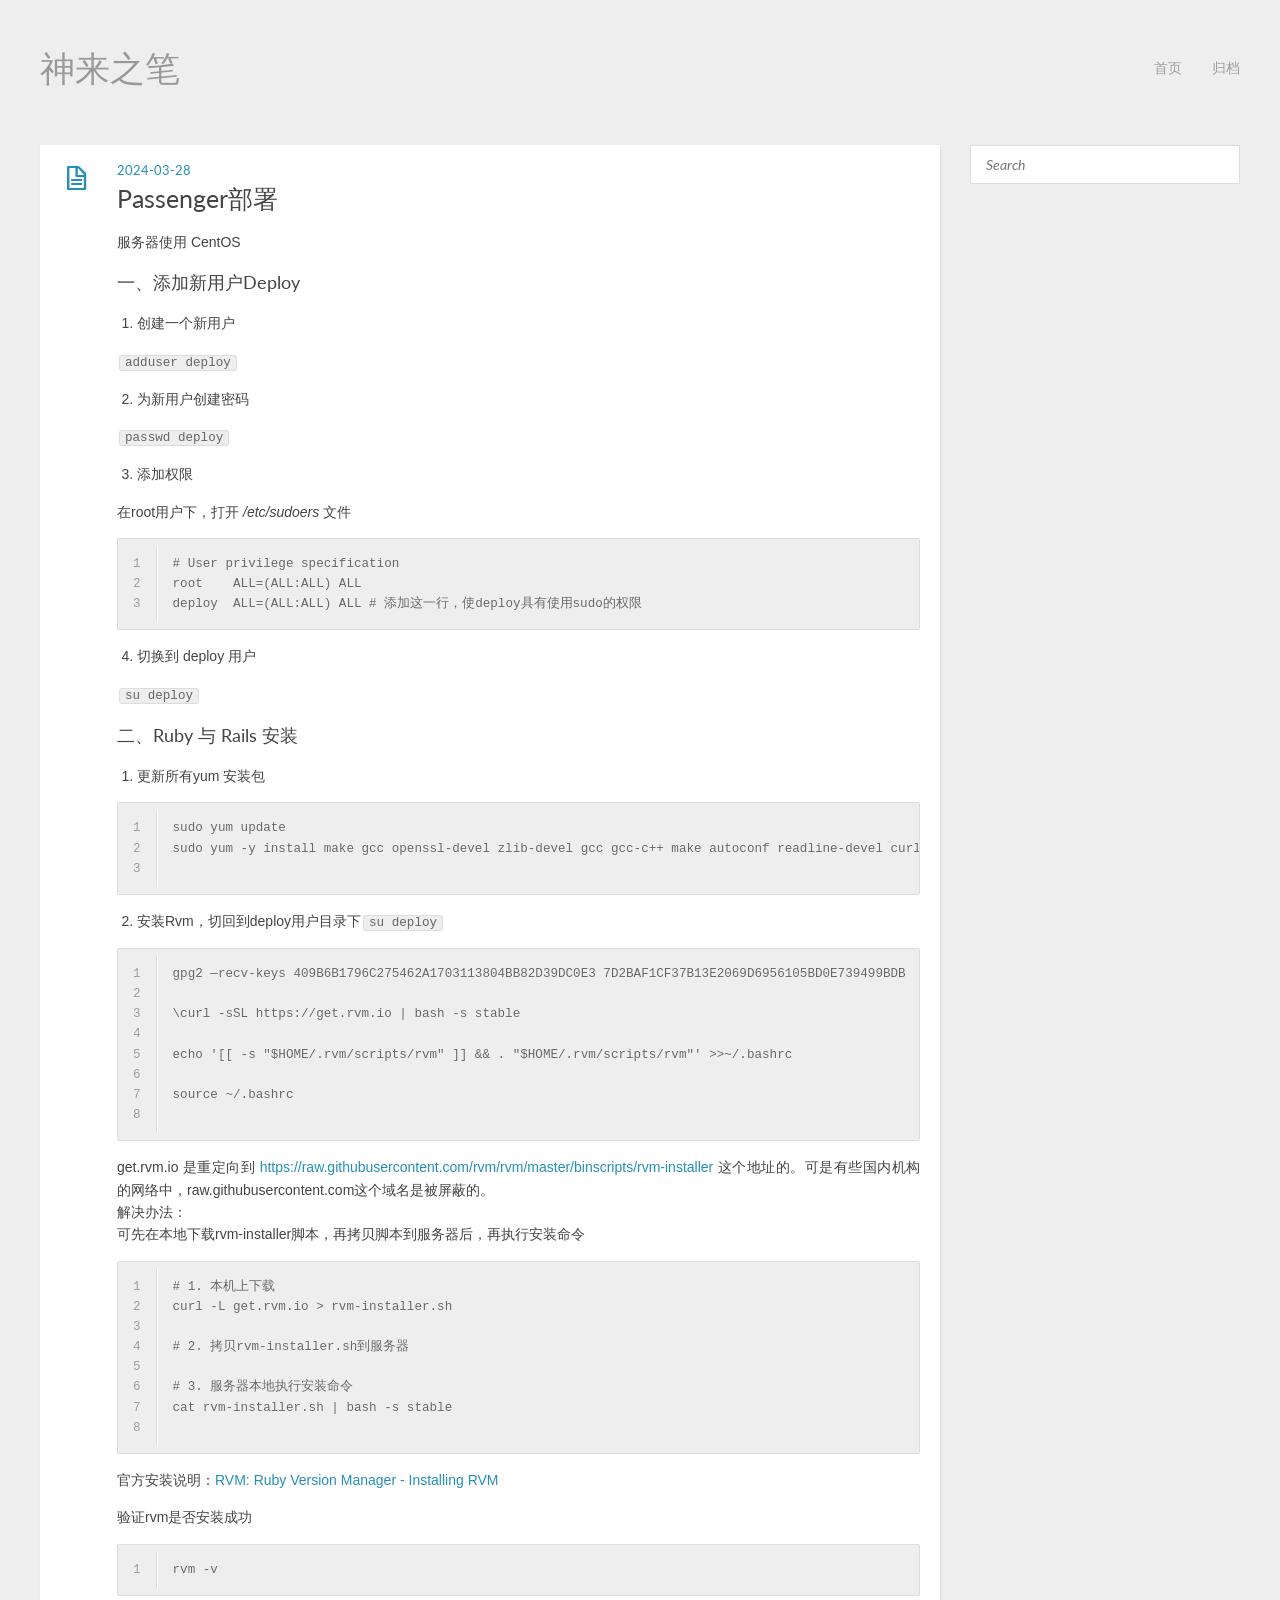
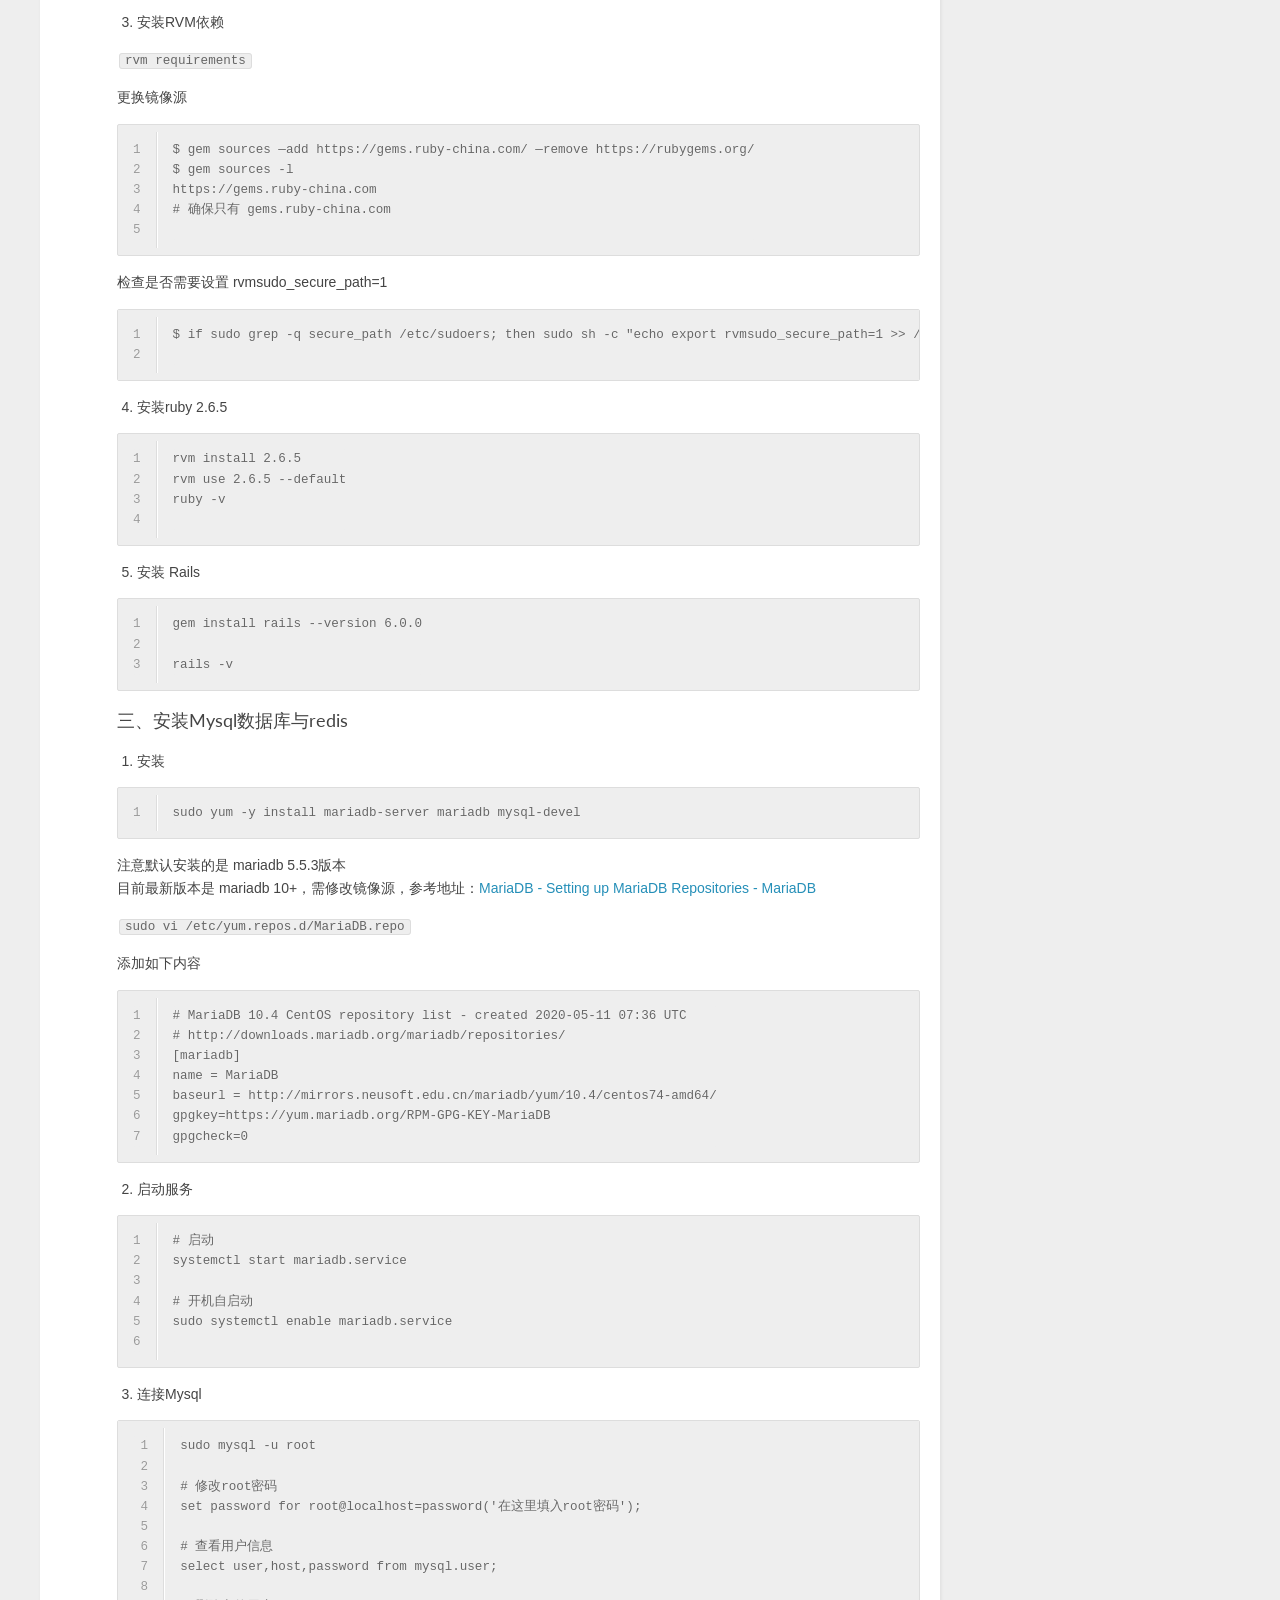
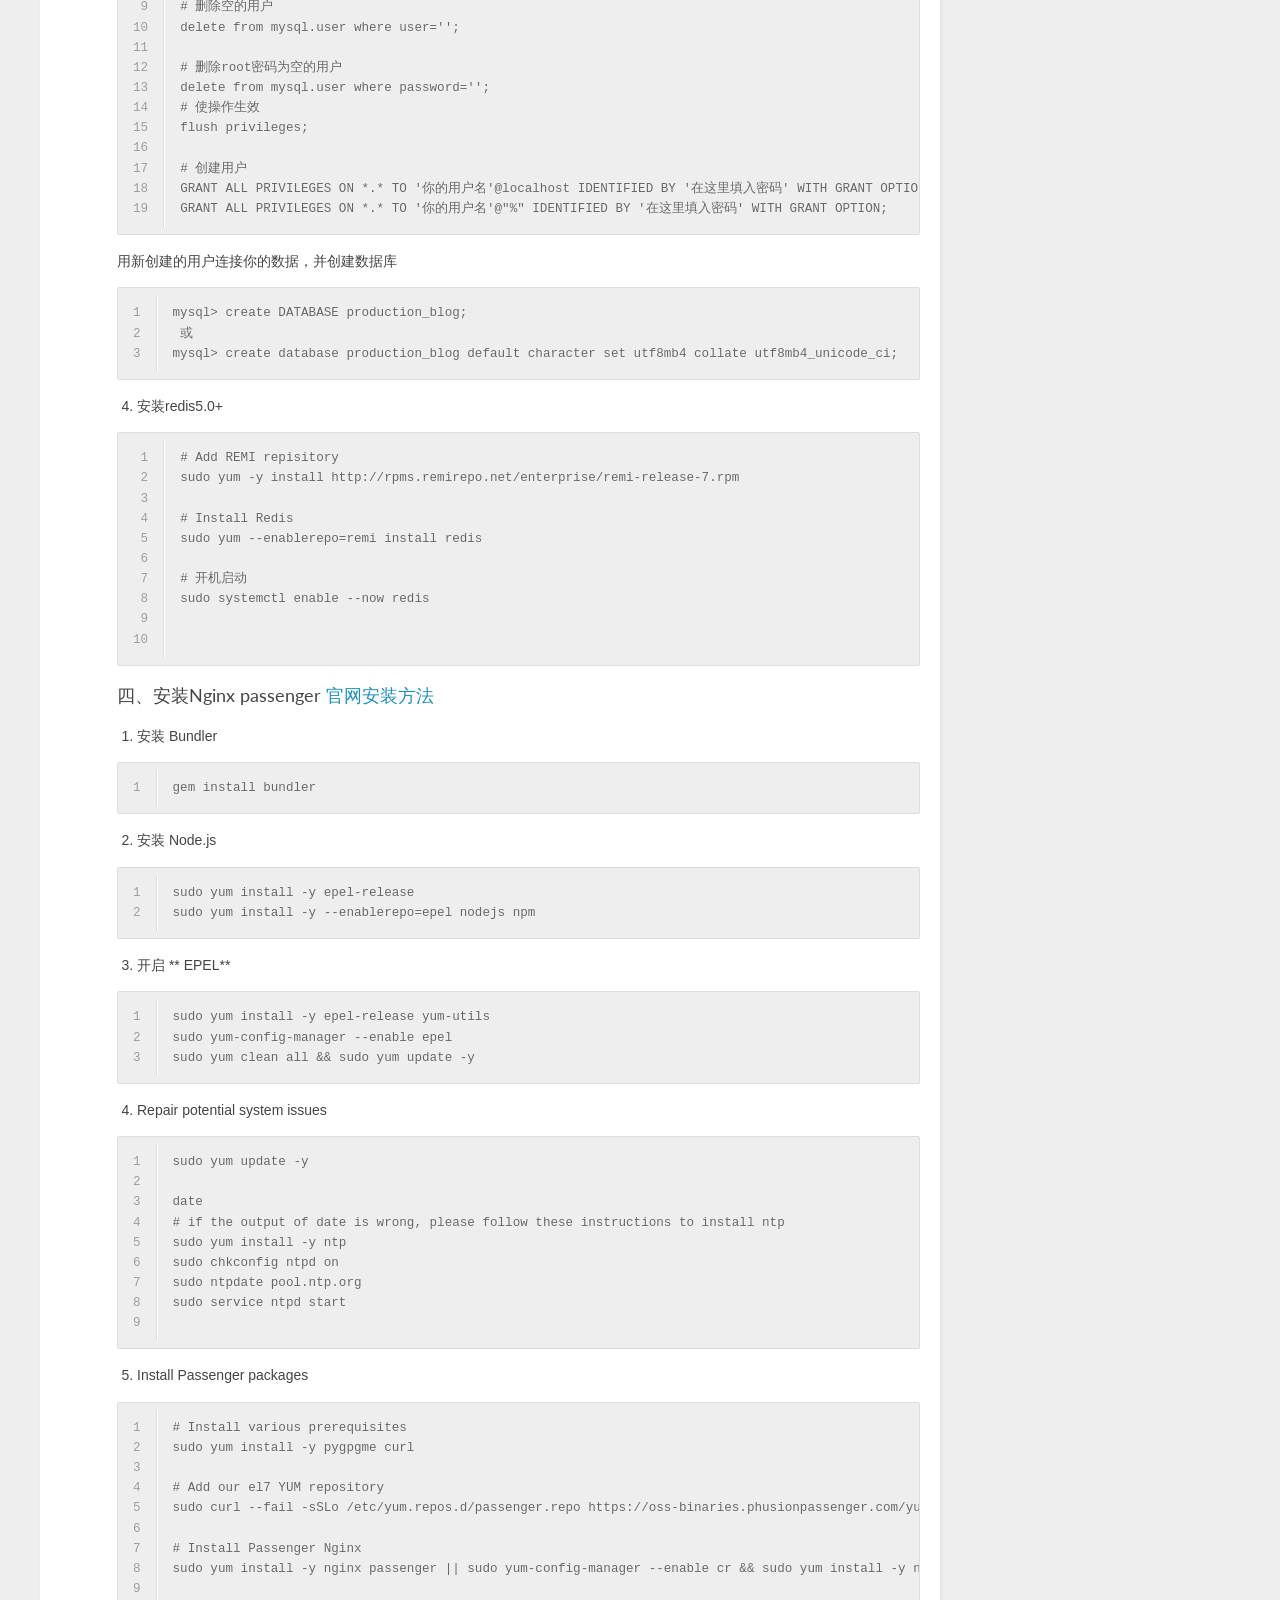
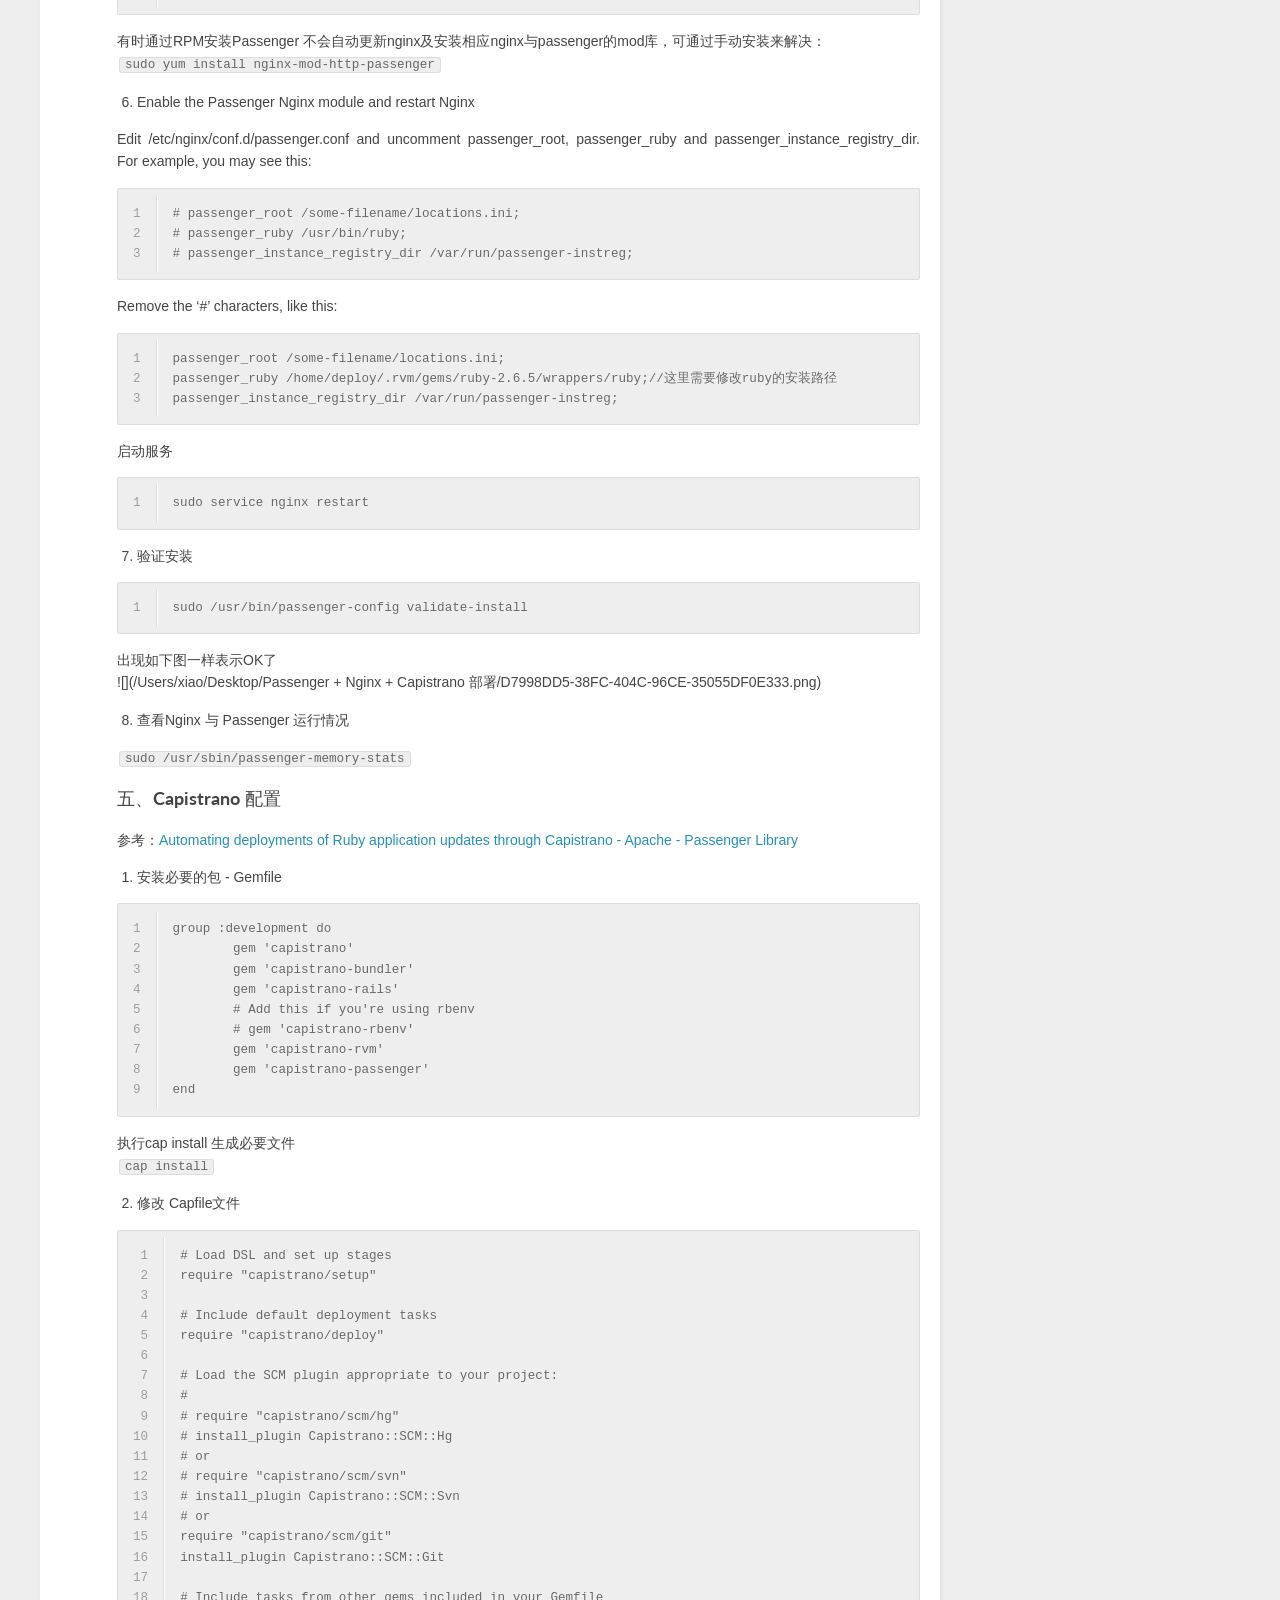
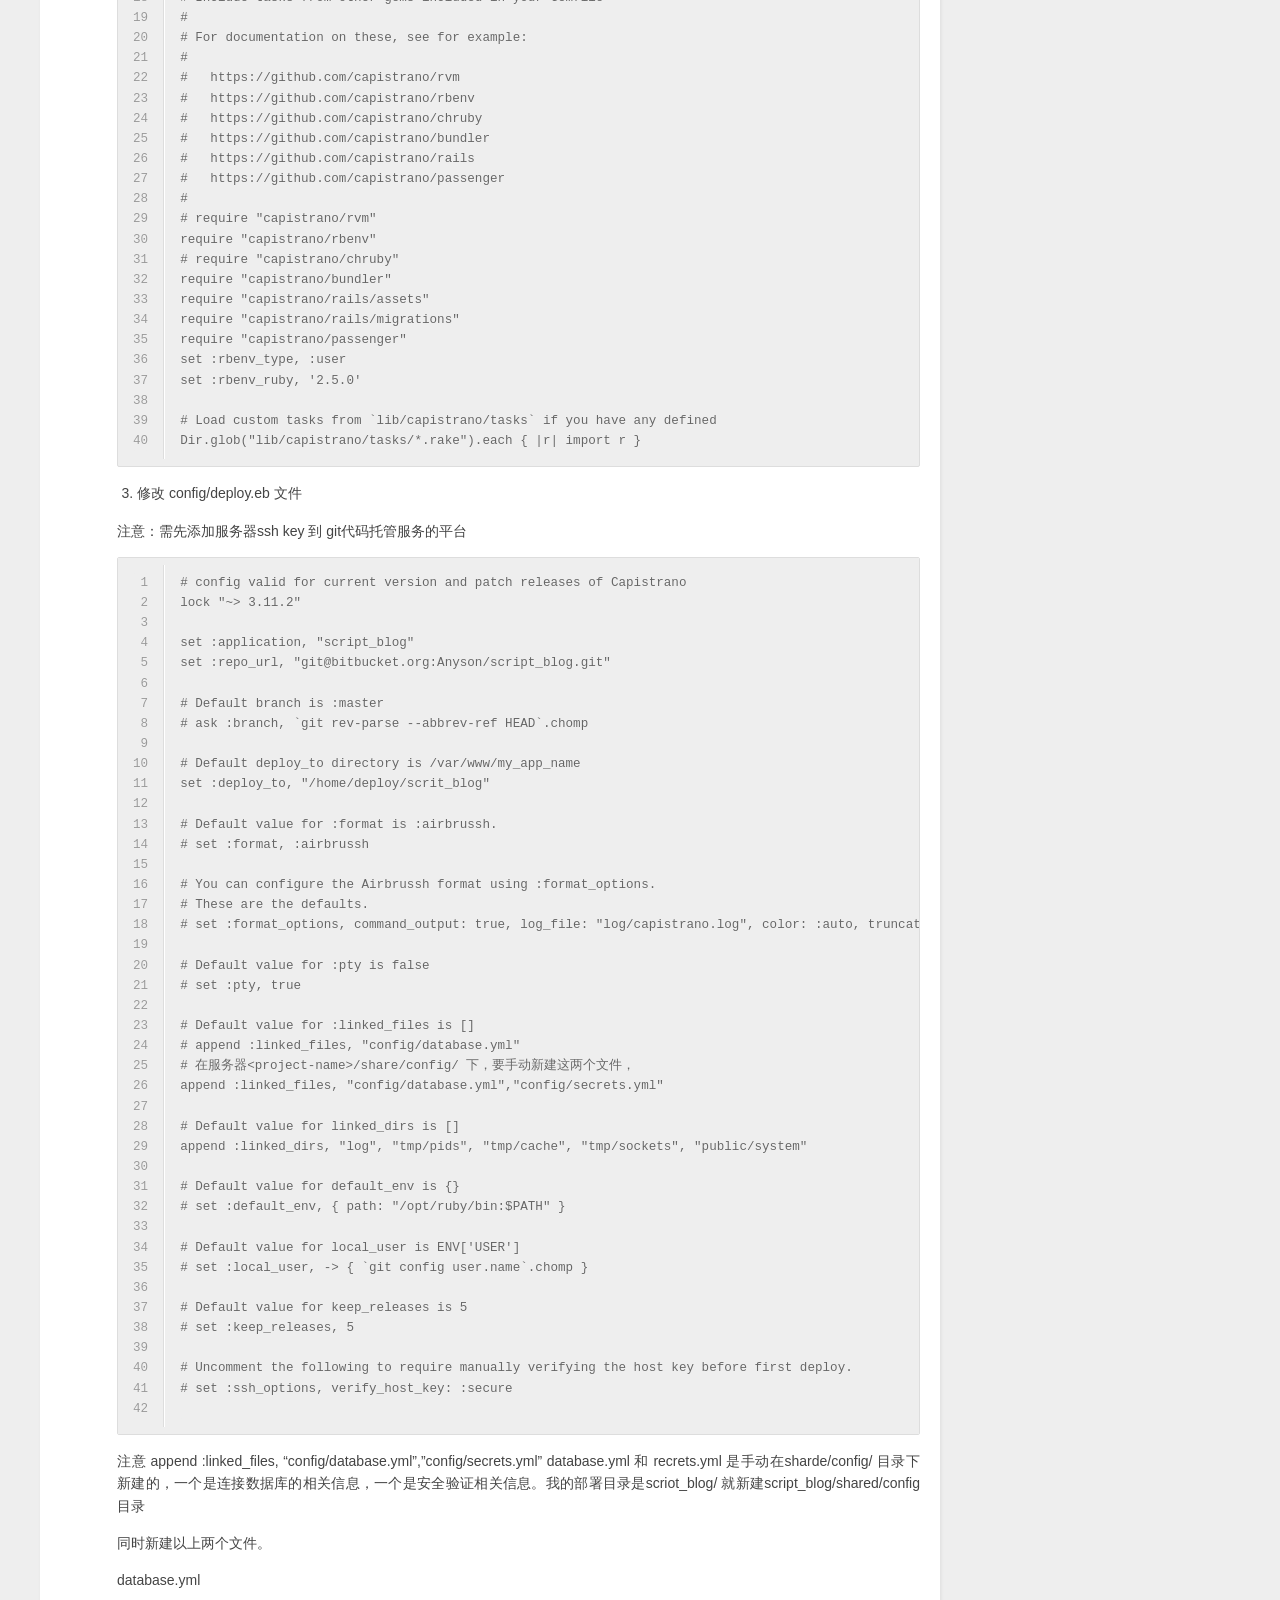
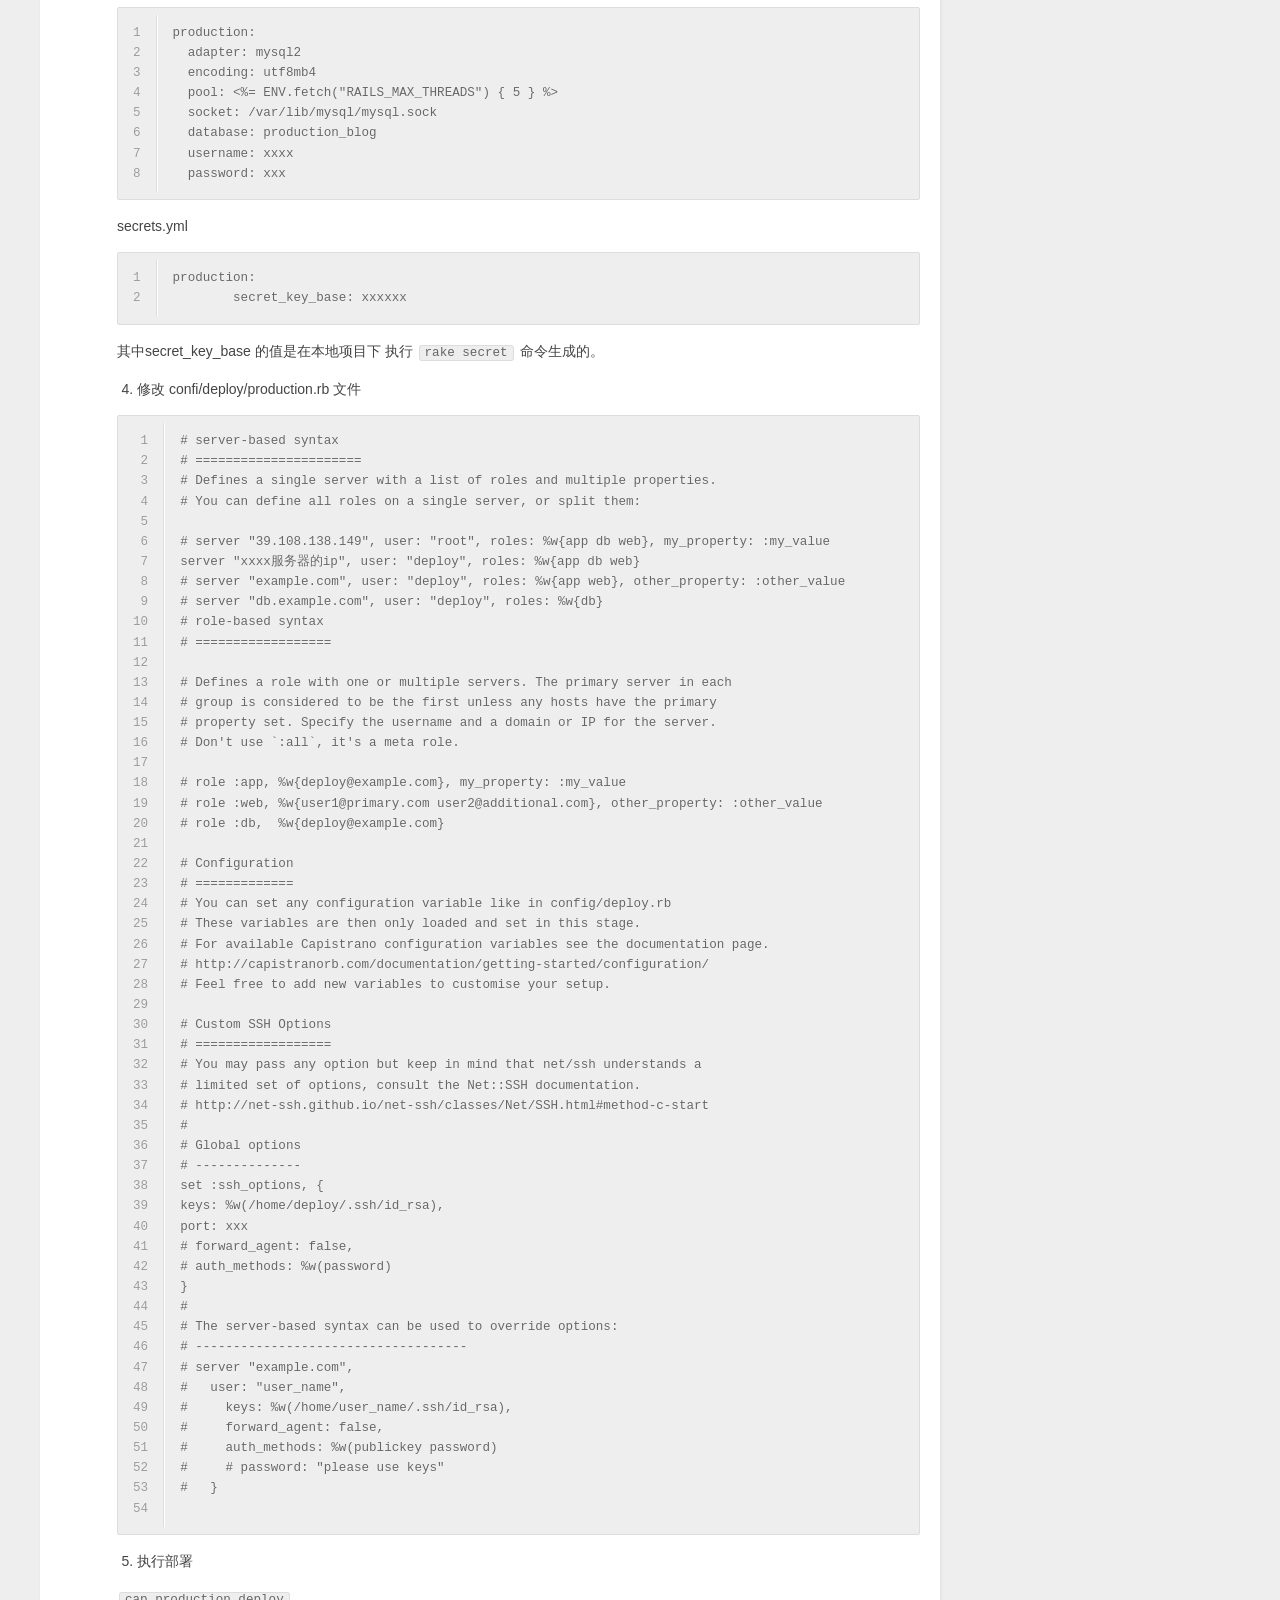
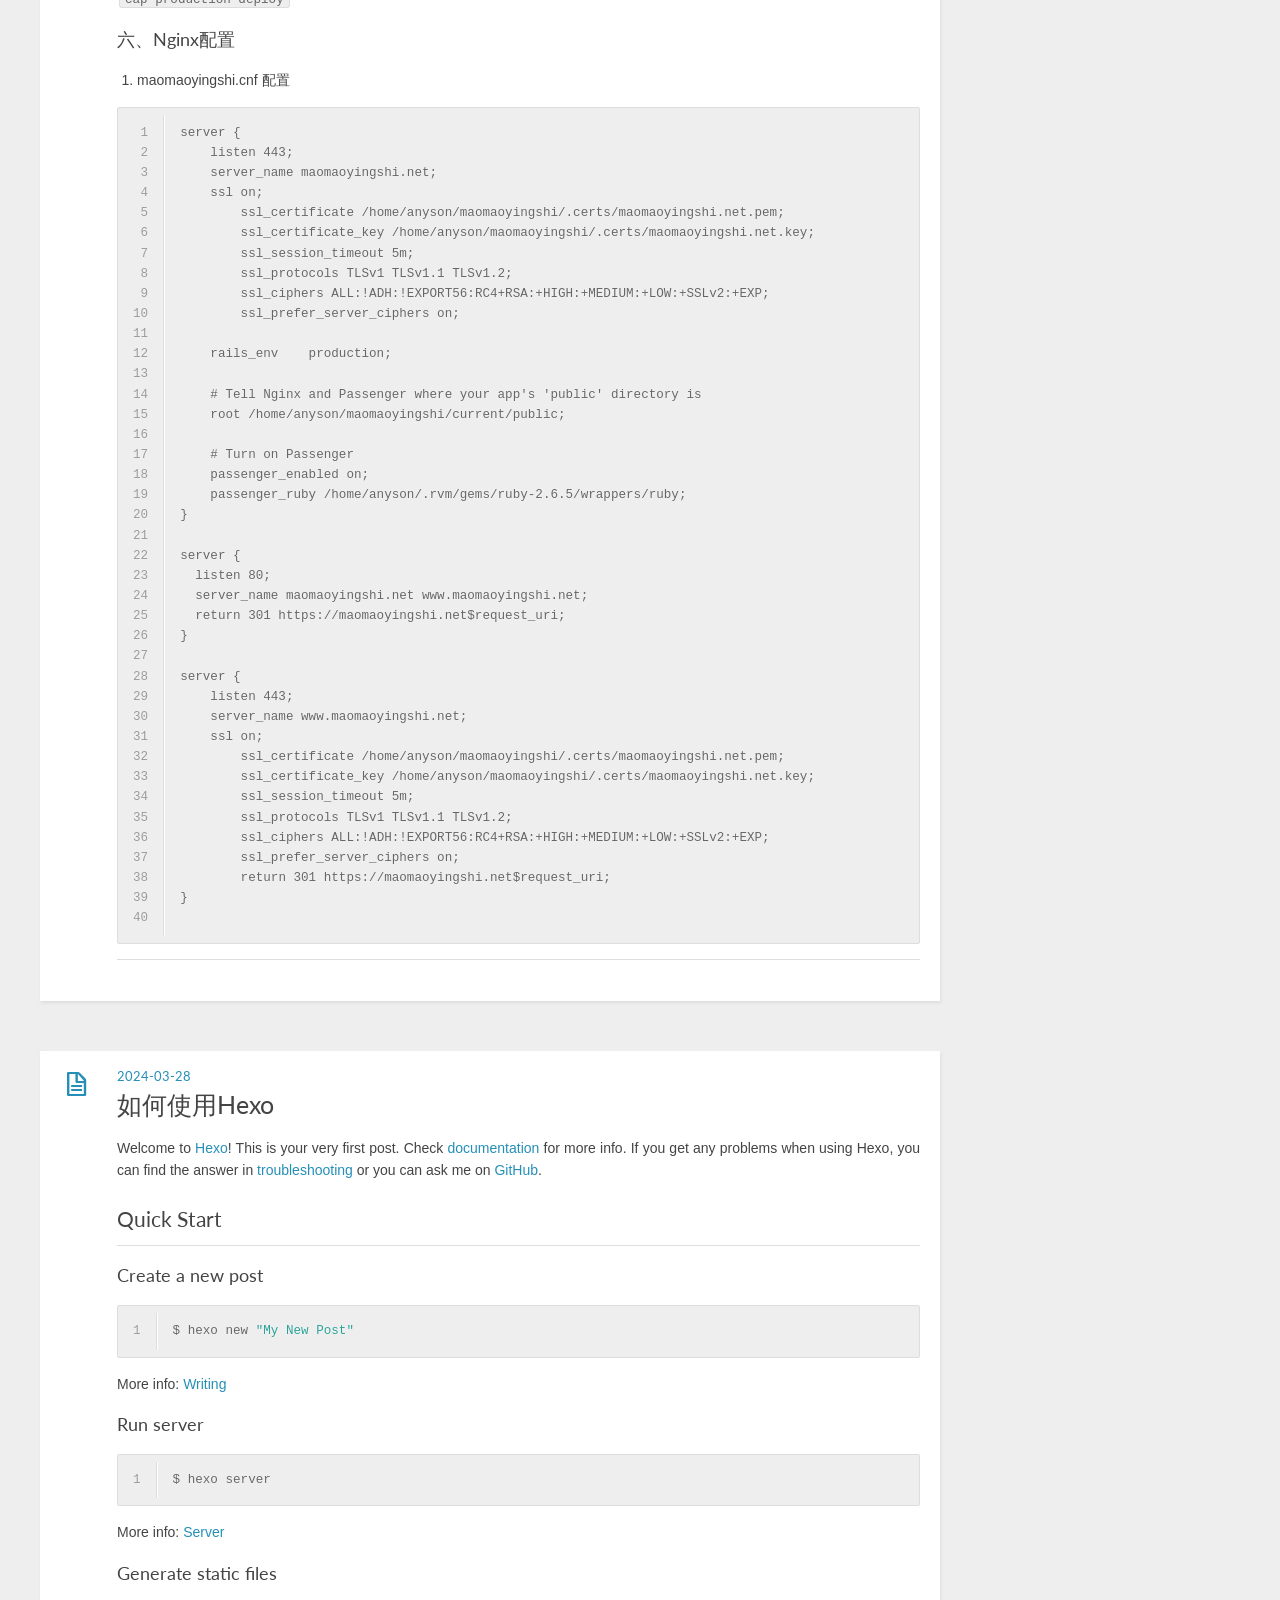
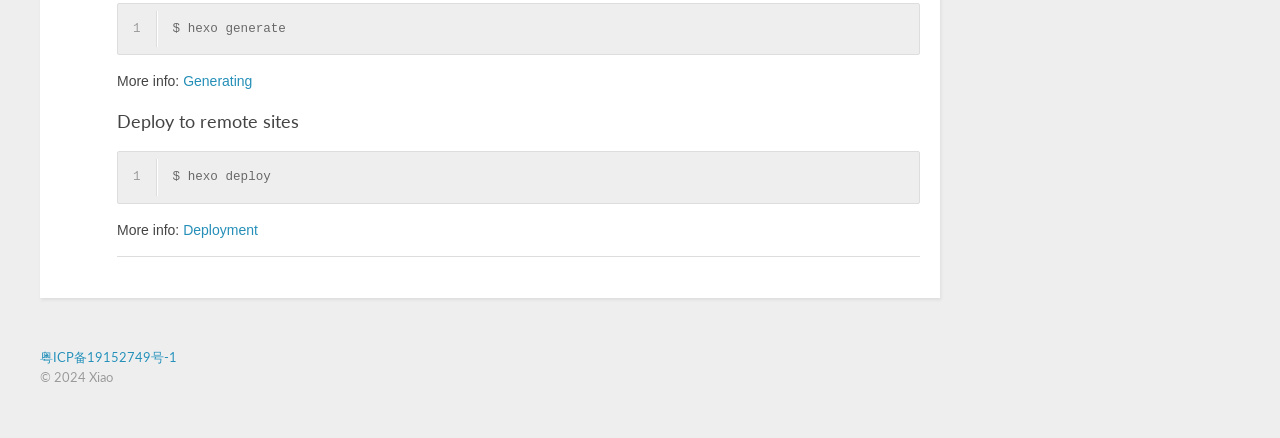
<file: index.html>
<!DOCTYPE HTML>
<html lang="zh-Hans">
<head>
  <meta charset="utf-8">
  
  <title>神来之笔</title>
  <meta name="author" content="Xiao">
  
  <meta name="viewport" content="width=device-width, initial-scale=1, maximum-scale=1">

  
  <meta property="og:site_name" content="神来之笔"/>

  
    <meta property="og:image" content=""/>
  

  <link rel="shortcut icon" href="/favicon.png">
  
  
<link rel="stylesheet" href="/css/style.css">

  <!--[if lt IE 9]><script src="https://cdn.jsdelivr.net/npm/html5shiv@3.7.3/dist/html5shiv.min.js"></script><![endif]-->
  

<meta name="generator" content="Hexo 6.3.0"></head>


<body>
  <header id="header" class="inner"><div class="alignleft">
  <h1><a href="/">神来之笔</a></h1>
  <h2><a href="/"></a></h2>
</div>
<nav id="main-nav" class="alignright">
  <ul>
    
      <li><a href="/null">首页</a></li>
    
      <li><a href="/archives">归档</a></li>
    
  </ul>
  <div class="clearfix"></div>
</nav>
<div class="clearfix"></div>
</header>
  <div id="content" class="inner">
    <div id="main-col" class="alignleft"><div id="wrapper">
  <article id="post-Passenger部署" class="h-entry post" itemprop="blogPost" itemscope itemtype="https://schema.org/BlogPosting">
  
  <div class="post-content">
    <header>
      
        <div class="icon"></div>
        <time class="dt-published" datetime="2024-03-28T09:29:48.000Z"><a href="/2024/03/28/Passenger%E9%83%A8%E7%BD%B2/">2024-03-28</a></time>
      
      
  
    <h1 class="title"><a href="/2024/03/28/Passenger%E9%83%A8%E7%BD%B2/">Passenger部署</a></h1>
  

    </header>
    <div class="e-content entry" itemprop="articleBody">
      
        <p>服务器使用 CentOS</p>
<h3 id="一、添加新用户Deploy"><a href="#一、添加新用户Deploy" class="headerlink" title="一、添加新用户Deploy"></a>一、添加新用户Deploy</h3><ol>
<li>创建一个新用户</li>
</ol>
<p><code>adduser deploy</code></p>
<ol start="2">
<li>为新用户创建密码</li>
</ol>
<p><code>passwd deploy</code></p>
<ol start="3">
<li>添加权限</li>
</ol>
<p>在root用户下，打开 <em>&#x2F;etc&#x2F;sudoers</em> 文件</p>
<figure class="highlight plaintext"><table><tr><td class="gutter"><pre><span class="line">1</span><br><span class="line">2</span><br><span class="line">3</span><br></pre></td><td class="code"><pre><span class="line"># User privilege specification</span><br><span class="line">root    ALL=(ALL:ALL) ALL</span><br><span class="line">deploy  ALL=(ALL:ALL) ALL # 添加这一行，使deploy具有使用sudo的权限</span><br></pre></td></tr></table></figure>

<ol start="4">
<li>切换到 deploy 用户</li>
</ol>
<p><code>su deploy</code></p>
<h3 id="二、Ruby-与-Rails-安装"><a href="#二、Ruby-与-Rails-安装" class="headerlink" title="二、Ruby 与 Rails 安装"></a>二、Ruby 与 Rails 安装</h3><ol>
<li>更新所有yum 安装包</li>
</ol>
<figure class="highlight plaintext"><table><tr><td class="gutter"><pre><span class="line">1</span><br><span class="line">2</span><br><span class="line">3</span><br></pre></td><td class="code"><pre><span class="line">sudo yum update</span><br><span class="line">sudo yum -y install make gcc openssl-devel zlib-devel gcc gcc-c++ make autoconf readline-devel curl-devel expat-devel gettext-devel ncurses-devel sqlite3-devel mysql-devel httpd-devel wget which git ImageMagick ImageMagick-devel</span><br><span class="line"></span><br></pre></td></tr></table></figure>

<ol start="2">
<li>安装Rvm，切回到deploy用户目录下<code>su deploy</code></li>
</ol>
<figure class="highlight plaintext"><table><tr><td class="gutter"><pre><span class="line">1</span><br><span class="line">2</span><br><span class="line">3</span><br><span class="line">4</span><br><span class="line">5</span><br><span class="line">6</span><br><span class="line">7</span><br><span class="line">8</span><br></pre></td><td class="code"><pre><span class="line">gpg2 —recv-keys 409B6B1796C275462A1703113804BB82D39DC0E3 7D2BAF1CF37B13E2069D6956105BD0E739499BDB</span><br><span class="line"></span><br><span class="line">\curl -sSL https://get.rvm.io | bash -s stable</span><br><span class="line"></span><br><span class="line">echo &#x27;[[ -s &quot;$HOME/.rvm/scripts/rvm&quot; ]] &amp;&amp; . &quot;$HOME/.rvm/scripts/rvm&quot;&#x27; &gt;&gt;~/.bashrc</span><br><span class="line"></span><br><span class="line">source ~/.bashrc</span><br><span class="line"></span><br></pre></td></tr></table></figure>

<p>get.rvm.io 是重定向到 <a target="_blank" rel="noopener" href="https://raw.githubusercontent.com/rvm/rvm/master/binscripts/rvm-installer">https://raw.githubusercontent.com/rvm/rvm/master/binscripts/rvm-installer</a> 这个地址的。可是有些国内机构的网络中，raw.githubusercontent.com这个域名是被屏蔽的。<br>解决办法：<br>可先在本地下载rvm-installer脚本，再拷贝脚本到服务器后，再执行安装命令</p>
<figure class="highlight plaintext"><table><tr><td class="gutter"><pre><span class="line">1</span><br><span class="line">2</span><br><span class="line">3</span><br><span class="line">4</span><br><span class="line">5</span><br><span class="line">6</span><br><span class="line">7</span><br><span class="line">8</span><br></pre></td><td class="code"><pre><span class="line"># 1. 本机上下载</span><br><span class="line">curl -L get.rvm.io &gt; rvm-installer.sh</span><br><span class="line"></span><br><span class="line"># 2. 拷贝rvm-installer.sh到服务器</span><br><span class="line"></span><br><span class="line"># 3. 服务器本地执行安装命令</span><br><span class="line">cat rvm-installer.sh | bash -s stable</span><br><span class="line"></span><br></pre></td></tr></table></figure>

<p>官方安装说明：<a target="_blank" rel="noopener" href="https://rvm.io/rvm/install">RVM: Ruby Version Manager -      Installing RVM</a></p>
<p>验证rvm是否安装成功</p>
<figure class="highlight plaintext"><table><tr><td class="gutter"><pre><span class="line">1</span><br></pre></td><td class="code"><pre><span class="line">rvm -v</span><br></pre></td></tr></table></figure>

<ol start="3">
<li>安装RVM依赖</li>
</ol>
<p><code>rvm requirements</code></p>
<p>更换镜像源</p>
<figure class="highlight plaintext"><table><tr><td class="gutter"><pre><span class="line">1</span><br><span class="line">2</span><br><span class="line">3</span><br><span class="line">4</span><br><span class="line">5</span><br></pre></td><td class="code"><pre><span class="line">$ gem sources —add https://gems.ruby-china.com/ —remove https://rubygems.org/</span><br><span class="line">$ gem sources -l</span><br><span class="line">https://gems.ruby-china.com</span><br><span class="line"># 确保只有 gems.ruby-china.com</span><br><span class="line"></span><br></pre></td></tr></table></figure>

<p>检查是否需要设置 rvmsudo_secure_path&#x3D;1</p>
<figure class="highlight plaintext"><table><tr><td class="gutter"><pre><span class="line">1</span><br><span class="line">2</span><br></pre></td><td class="code"><pre><span class="line">$ if sudo grep -q secure_path /etc/sudoers; then sudo sh -c &quot;echo export rvmsudo_secure_path=1 &gt;&gt; /etc/profile.d/rvm_secure_path.sh&quot; &amp;&amp; echo Environment variable installed; fi</span><br><span class="line"></span><br></pre></td></tr></table></figure>

<ol start="4">
<li>安装ruby 2.6.5</li>
</ol>
<figure class="highlight plaintext"><table><tr><td class="gutter"><pre><span class="line">1</span><br><span class="line">2</span><br><span class="line">3</span><br><span class="line">4</span><br></pre></td><td class="code"><pre><span class="line">rvm install 2.6.5</span><br><span class="line">rvm use 2.6.5 --default</span><br><span class="line">ruby -v</span><br><span class="line"></span><br></pre></td></tr></table></figure>

<ol start="5">
<li>安装 Rails</li>
</ol>
<figure class="highlight plaintext"><table><tr><td class="gutter"><pre><span class="line">1</span><br><span class="line">2</span><br><span class="line">3</span><br></pre></td><td class="code"><pre><span class="line">gem install rails --version 6.0.0</span><br><span class="line"></span><br><span class="line">rails -v</span><br></pre></td></tr></table></figure>


<h3 id="三、安装Mysql数据库与redis"><a href="#三、安装Mysql数据库与redis" class="headerlink" title="三、安装Mysql数据库与redis"></a>三、安装Mysql数据库与redis</h3><ol>
<li>安装</li>
</ol>
<figure class="highlight plaintext"><table><tr><td class="gutter"><pre><span class="line">1</span><br></pre></td><td class="code"><pre><span class="line">sudo yum -y install mariadb-server mariadb mysql-devel</span><br></pre></td></tr></table></figure>

<p>注意默认安装的是 mariadb 5.5.3版本<br>目前最新版本是 mariadb 10+，需修改镜像源，参考地址：<a target="_blank" rel="noopener" href="https://downloads.mariadb.org/mariadb/repositories/#distro=CentOS&distro_release=centos7-amd64--centos7&mirror=hostag&version=10.3">MariaDB - Setting up MariaDB Repositories         - MariaDB</a></p>
<p><code>sudo vi /etc/yum.repos.d/MariaDB.repo</code></p>
<p>添加如下内容</p>
<figure class="highlight plaintext"><table><tr><td class="gutter"><pre><span class="line">1</span><br><span class="line">2</span><br><span class="line">3</span><br><span class="line">4</span><br><span class="line">5</span><br><span class="line">6</span><br><span class="line">7</span><br></pre></td><td class="code"><pre><span class="line"># MariaDB 10.4 CentOS repository list - created 2020-05-11 07:36 UTC</span><br><span class="line"># http://downloads.mariadb.org/mariadb/repositories/</span><br><span class="line">[mariadb]</span><br><span class="line">name = MariaDB</span><br><span class="line">baseurl = http://mirrors.neusoft.edu.cn/mariadb/yum/10.4/centos74-amd64/</span><br><span class="line">gpgkey=https://yum.mariadb.org/RPM-GPG-KEY-MariaDB</span><br><span class="line">gpgcheck=0</span><br></pre></td></tr></table></figure>


<ol start="2">
<li>启动服务</li>
</ol>
<figure class="highlight plaintext"><table><tr><td class="gutter"><pre><span class="line">1</span><br><span class="line">2</span><br><span class="line">3</span><br><span class="line">4</span><br><span class="line">5</span><br><span class="line">6</span><br></pre></td><td class="code"><pre><span class="line"># 启动</span><br><span class="line">systemctl start mariadb.service</span><br><span class="line"></span><br><span class="line"># 开机自启动</span><br><span class="line">sudo systemctl enable mariadb.service</span><br><span class="line"></span><br></pre></td></tr></table></figure>

<ol start="3">
<li>连接Mysql</li>
</ol>
<figure class="highlight plaintext"><table><tr><td class="gutter"><pre><span class="line">1</span><br><span class="line">2</span><br><span class="line">3</span><br><span class="line">4</span><br><span class="line">5</span><br><span class="line">6</span><br><span class="line">7</span><br><span class="line">8</span><br><span class="line">9</span><br><span class="line">10</span><br><span class="line">11</span><br><span class="line">12</span><br><span class="line">13</span><br><span class="line">14</span><br><span class="line">15</span><br><span class="line">16</span><br><span class="line">17</span><br><span class="line">18</span><br><span class="line">19</span><br></pre></td><td class="code"><pre><span class="line">sudo mysql -u root</span><br><span class="line"></span><br><span class="line"># 修改root密码</span><br><span class="line">set password for root@localhost=password(&#x27;在这里填入root密码&#x27;);</span><br><span class="line"></span><br><span class="line"># 查看用户信息</span><br><span class="line">select user,host,password from mysql.user;</span><br><span class="line"></span><br><span class="line"># 删除空的用户</span><br><span class="line">delete from mysql.user where user=&#x27;&#x27;;</span><br><span class="line"></span><br><span class="line"># 删除root密码为空的用户</span><br><span class="line">delete from mysql.user where password=&#x27;&#x27;;</span><br><span class="line"># 使操作生效</span><br><span class="line">flush privileges;</span><br><span class="line"></span><br><span class="line"># 创建用户</span><br><span class="line">GRANT ALL PRIVILEGES ON *.* TO &#x27;你的用户名&#x27;@localhost IDENTIFIED BY &#x27;在这里填入密码&#x27; WITH GRANT OPTION;</span><br><span class="line">GRANT ALL PRIVILEGES ON *.* TO &#x27;你的用户名&#x27;@&quot;%&quot; IDENTIFIED BY &#x27;在这里填入密码&#x27; WITH GRANT OPTION;</span><br></pre></td></tr></table></figure>

<p>用新创建的用户连接你的数据，并创建数据库</p>
<figure class="highlight plaintext"><table><tr><td class="gutter"><pre><span class="line">1</span><br><span class="line">2</span><br><span class="line">3</span><br></pre></td><td class="code"><pre><span class="line">mysql&gt; create DATABASE production_blog;</span><br><span class="line"> 或</span><br><span class="line">mysql&gt; create database production_blog default character set utf8mb4 collate utf8mb4_unicode_ci;</span><br></pre></td></tr></table></figure>

<ol start="4">
<li>安装redis5.0+</li>
</ol>
<figure class="highlight plaintext"><table><tr><td class="gutter"><pre><span class="line">1</span><br><span class="line">2</span><br><span class="line">3</span><br><span class="line">4</span><br><span class="line">5</span><br><span class="line">6</span><br><span class="line">7</span><br><span class="line">8</span><br><span class="line">9</span><br><span class="line">10</span><br></pre></td><td class="code"><pre><span class="line"># Add REMI repisitory</span><br><span class="line">sudo yum -y install http://rpms.remirepo.net/enterprise/remi-release-7.rpm</span><br><span class="line"></span><br><span class="line"># Install Redis</span><br><span class="line">sudo yum --enablerepo=remi install redis</span><br><span class="line"></span><br><span class="line"># 开机启动</span><br><span class="line">sudo systemctl enable --now redis</span><br><span class="line"></span><br><span class="line"></span><br></pre></td></tr></table></figure>


<h3 id="四、安装Nginx-passenger-官网安装方法"><a href="#四、安装Nginx-passenger-官网安装方法" class="headerlink" title="四、安装Nginx passenger  官网安装方法"></a>四、安装Nginx passenger  <a target="_blank" rel="noopener" href="https://www.phusionpassenger.com/library/walkthroughs/deploy/ruby/ownserver/nginx/oss/install_language_runtime.html">官网安装方法</a></h3><ol>
<li>安装 Bundler</li>
</ol>
<figure class="highlight plaintext"><table><tr><td class="gutter"><pre><span class="line">1</span><br></pre></td><td class="code"><pre><span class="line">gem install bundler</span><br></pre></td></tr></table></figure>

<ol start="2">
<li>安装 Node.js</li>
</ol>
<figure class="highlight plaintext"><table><tr><td class="gutter"><pre><span class="line">1</span><br><span class="line">2</span><br></pre></td><td class="code"><pre><span class="line">sudo yum install -y epel-release</span><br><span class="line">sudo yum install -y --enablerepo=epel nodejs npm</span><br></pre></td></tr></table></figure>


<ol start="3">
<li>开启 ** EPEL**</li>
</ol>
<figure class="highlight plaintext"><table><tr><td class="gutter"><pre><span class="line">1</span><br><span class="line">2</span><br><span class="line">3</span><br></pre></td><td class="code"><pre><span class="line">sudo yum install -y epel-release yum-utils</span><br><span class="line">sudo yum-config-manager --enable epel</span><br><span class="line">sudo yum clean all &amp;&amp; sudo yum update -y</span><br></pre></td></tr></table></figure>

<ol start="4">
<li>Repair potential system issues</li>
</ol>
<figure class="highlight plaintext"><table><tr><td class="gutter"><pre><span class="line">1</span><br><span class="line">2</span><br><span class="line">3</span><br><span class="line">4</span><br><span class="line">5</span><br><span class="line">6</span><br><span class="line">7</span><br><span class="line">8</span><br><span class="line">9</span><br></pre></td><td class="code"><pre><span class="line">sudo yum update -y</span><br><span class="line"></span><br><span class="line">date</span><br><span class="line"># if the output of date is wrong, please follow these instructions to install ntp</span><br><span class="line">sudo yum install -y ntp</span><br><span class="line">sudo chkconfig ntpd on</span><br><span class="line">sudo ntpdate pool.ntp.org</span><br><span class="line">sudo service ntpd start</span><br><span class="line"></span><br></pre></td></tr></table></figure>

<ol start="5">
<li>Install Passenger packages</li>
</ol>
<figure class="highlight plaintext"><table><tr><td class="gutter"><pre><span class="line">1</span><br><span class="line">2</span><br><span class="line">3</span><br><span class="line">4</span><br><span class="line">5</span><br><span class="line">6</span><br><span class="line">7</span><br><span class="line">8</span><br><span class="line">9</span><br></pre></td><td class="code"><pre><span class="line"># Install various prerequisites</span><br><span class="line">sudo yum install -y pygpgme curl</span><br><span class="line"></span><br><span class="line"># Add our el7 YUM repository</span><br><span class="line">sudo curl --fail -sSLo /etc/yum.repos.d/passenger.repo https://oss-binaries.phusionpassenger.com/yum/definitions/el-passenger.repo</span><br><span class="line"></span><br><span class="line"># Install Passenger Nginx</span><br><span class="line">sudo yum install -y nginx passenger || sudo yum-config-manager --enable cr &amp;&amp; sudo yum install -y nginx passenger</span><br><span class="line"></span><br></pre></td></tr></table></figure>

<p>有时通过RPM安装Passenger 不会自动更新nginx及安装相应nginx与passenger的mod库，可通过手动安装来解决：<br><code>sudo yum install nginx-mod-http-passenger </code></p>
<ol start="6">
<li>Enable the Passenger Nginx module and restart Nginx</li>
</ol>
<p>Edit &#x2F;etc&#x2F;nginx&#x2F;conf.d&#x2F;passenger.conf and uncomment passenger_root, passenger_ruby and passenger_instance_registry_dir. For example, you may see this:</p>
<figure class="highlight plaintext"><table><tr><td class="gutter"><pre><span class="line">1</span><br><span class="line">2</span><br><span class="line">3</span><br></pre></td><td class="code"><pre><span class="line"># passenger_root /some-filename/locations.ini;</span><br><span class="line"># passenger_ruby /usr/bin/ruby;</span><br><span class="line"># passenger_instance_registry_dir /var/run/passenger-instreg;</span><br></pre></td></tr></table></figure>

<p>Remove the ‘#’ characters, like this:</p>
<figure class="highlight plaintext"><table><tr><td class="gutter"><pre><span class="line">1</span><br><span class="line">2</span><br><span class="line">3</span><br></pre></td><td class="code"><pre><span class="line">passenger_root /some-filename/locations.ini;</span><br><span class="line">passenger_ruby /home/deploy/.rvm/gems/ruby-2.6.5/wrappers/ruby;//这里需要修改ruby的安装路径</span><br><span class="line">passenger_instance_registry_dir /var/run/passenger-instreg;</span><br></pre></td></tr></table></figure>

<p>启动服务</p>
<figure class="highlight plaintext"><table><tr><td class="gutter"><pre><span class="line">1</span><br></pre></td><td class="code"><pre><span class="line">sudo service nginx restart</span><br></pre></td></tr></table></figure>

<ol start="7">
<li>验证安装</li>
</ol>
<figure class="highlight plaintext"><table><tr><td class="gutter"><pre><span class="line">1</span><br></pre></td><td class="code"><pre><span class="line">sudo /usr/bin/passenger-config validate-install</span><br></pre></td></tr></table></figure>

<p>出现如下图一样表示OK了<br>![](&#x2F;Users&#x2F;xiao&#x2F;Desktop&#x2F;Passenger + Nginx + Capistrano 部署&#x2F;D7998DD5-38FC-404C-96CE-35055DF0E333.png)</p>
<ol start="8">
<li>查看Nginx 与 Passenger 运行情况</li>
</ol>
<p><code>sudo /usr/sbin/passenger-memory-stats</code></p>
<h3 id="五、Capistrano-配置"><a href="#五、Capistrano-配置" class="headerlink" title="五、Capistrano 配置"></a>五、<strong>Capistrano</strong> 配置</h3><p>参考：<a target="_blank" rel="noopener" href="https://www.phusionpassenger.com/library/deploy/apache/automating_app_updates/ruby/">Automating deployments of Ruby application updates through Capistrano - Apache - Passenger Library</a></p>
<ol>
<li>安装必要的包 - Gemfile</li>
</ol>
<figure class="highlight plaintext"><table><tr><td class="gutter"><pre><span class="line">1</span><br><span class="line">2</span><br><span class="line">3</span><br><span class="line">4</span><br><span class="line">5</span><br><span class="line">6</span><br><span class="line">7</span><br><span class="line">8</span><br><span class="line">9</span><br></pre></td><td class="code"><pre><span class="line">group :development do</span><br><span class="line">	gem &#x27;capistrano&#x27;</span><br><span class="line">	gem &#x27;capistrano-bundler&#x27;</span><br><span class="line">	gem &#x27;capistrano-rails&#x27;</span><br><span class="line">	# Add this if you&#x27;re using rbenv</span><br><span class="line">	# gem &#x27;capistrano-rbenv&#x27;</span><br><span class="line">	gem &#x27;capistrano-rvm&#x27;</span><br><span class="line">	gem &#x27;capistrano-passenger&#x27;</span><br><span class="line">end</span><br></pre></td></tr></table></figure>

<p>执行cap install 生成必要文件<br><code>cap install</code></p>
<ol start="2">
<li>修改 Capfile文件</li>
</ol>
<figure class="highlight plaintext"><table><tr><td class="gutter"><pre><span class="line">1</span><br><span class="line">2</span><br><span class="line">3</span><br><span class="line">4</span><br><span class="line">5</span><br><span class="line">6</span><br><span class="line">7</span><br><span class="line">8</span><br><span class="line">9</span><br><span class="line">10</span><br><span class="line">11</span><br><span class="line">12</span><br><span class="line">13</span><br><span class="line">14</span><br><span class="line">15</span><br><span class="line">16</span><br><span class="line">17</span><br><span class="line">18</span><br><span class="line">19</span><br><span class="line">20</span><br><span class="line">21</span><br><span class="line">22</span><br><span class="line">23</span><br><span class="line">24</span><br><span class="line">25</span><br><span class="line">26</span><br><span class="line">27</span><br><span class="line">28</span><br><span class="line">29</span><br><span class="line">30</span><br><span class="line">31</span><br><span class="line">32</span><br><span class="line">33</span><br><span class="line">34</span><br><span class="line">35</span><br><span class="line">36</span><br><span class="line">37</span><br><span class="line">38</span><br><span class="line">39</span><br><span class="line">40</span><br></pre></td><td class="code"><pre><span class="line"># Load DSL and set up stages</span><br><span class="line">require &quot;capistrano/setup&quot;</span><br><span class="line"></span><br><span class="line"># Include default deployment tasks</span><br><span class="line">require &quot;capistrano/deploy&quot;</span><br><span class="line"></span><br><span class="line"># Load the SCM plugin appropriate to your project:</span><br><span class="line">#</span><br><span class="line"># require &quot;capistrano/scm/hg&quot;</span><br><span class="line"># install_plugin Capistrano::SCM::Hg</span><br><span class="line"># or</span><br><span class="line"># require &quot;capistrano/scm/svn&quot;</span><br><span class="line"># install_plugin Capistrano::SCM::Svn</span><br><span class="line"># or</span><br><span class="line">require &quot;capistrano/scm/git&quot;</span><br><span class="line">install_plugin Capistrano::SCM::Git</span><br><span class="line"></span><br><span class="line"># Include tasks from other gems included in your Gemfile</span><br><span class="line">#</span><br><span class="line"># For documentation on these, see for example:</span><br><span class="line">#</span><br><span class="line">#   https://github.com/capistrano/rvm</span><br><span class="line">#   https://github.com/capistrano/rbenv</span><br><span class="line">#   https://github.com/capistrano/chruby</span><br><span class="line">#   https://github.com/capistrano/bundler</span><br><span class="line">#   https://github.com/capistrano/rails</span><br><span class="line">#   https://github.com/capistrano/passenger</span><br><span class="line">#</span><br><span class="line"># require &quot;capistrano/rvm&quot;</span><br><span class="line">require &quot;capistrano/rbenv&quot;</span><br><span class="line"># require &quot;capistrano/chruby&quot;</span><br><span class="line">require &quot;capistrano/bundler&quot;</span><br><span class="line">require &quot;capistrano/rails/assets&quot;</span><br><span class="line">require &quot;capistrano/rails/migrations&quot;</span><br><span class="line">require &quot;capistrano/passenger&quot;</span><br><span class="line">set :rbenv_type, :user</span><br><span class="line">set :rbenv_ruby, &#x27;2.5.0&#x27;</span><br><span class="line"></span><br><span class="line"># Load custom tasks from `lib/capistrano/tasks` if you have any defined</span><br><span class="line">Dir.glob(&quot;lib/capistrano/tasks/*.rake&quot;).each &#123; |r| import r &#125; </span><br></pre></td></tr></table></figure>

<ol start="3">
<li>修改 config&#x2F;deploy.eb 文件</li>
</ol>
<p>注意：需先添加服务器ssh key 到 git代码托管服务的平台</p>
<figure class="highlight plaintext"><table><tr><td class="gutter"><pre><span class="line">1</span><br><span class="line">2</span><br><span class="line">3</span><br><span class="line">4</span><br><span class="line">5</span><br><span class="line">6</span><br><span class="line">7</span><br><span class="line">8</span><br><span class="line">9</span><br><span class="line">10</span><br><span class="line">11</span><br><span class="line">12</span><br><span class="line">13</span><br><span class="line">14</span><br><span class="line">15</span><br><span class="line">16</span><br><span class="line">17</span><br><span class="line">18</span><br><span class="line">19</span><br><span class="line">20</span><br><span class="line">21</span><br><span class="line">22</span><br><span class="line">23</span><br><span class="line">24</span><br><span class="line">25</span><br><span class="line">26</span><br><span class="line">27</span><br><span class="line">28</span><br><span class="line">29</span><br><span class="line">30</span><br><span class="line">31</span><br><span class="line">32</span><br><span class="line">33</span><br><span class="line">34</span><br><span class="line">35</span><br><span class="line">36</span><br><span class="line">37</span><br><span class="line">38</span><br><span class="line">39</span><br><span class="line">40</span><br><span class="line">41</span><br><span class="line">42</span><br></pre></td><td class="code"><pre><span class="line"># config valid for current version and patch releases of Capistrano</span><br><span class="line">lock &quot;~&gt; 3.11.2&quot;</span><br><span class="line"></span><br><span class="line">set :application, &quot;script_blog&quot;</span><br><span class="line">set :repo_url, &quot;git@bitbucket.org:Anyson/script_blog.git&quot;</span><br><span class="line"></span><br><span class="line"># Default branch is :master</span><br><span class="line"># ask :branch, `git rev-parse --abbrev-ref HEAD`.chomp</span><br><span class="line"></span><br><span class="line"># Default deploy_to directory is /var/www/my_app_name</span><br><span class="line">set :deploy_to, &quot;/home/deploy/scrit_blog&quot;</span><br><span class="line"></span><br><span class="line"># Default value for :format is :airbrussh.</span><br><span class="line"># set :format, :airbrussh</span><br><span class="line"></span><br><span class="line"># You can configure the Airbrussh format using :format_options.</span><br><span class="line"># These are the defaults.</span><br><span class="line"># set :format_options, command_output: true, log_file: &quot;log/capistrano.log&quot;, color: :auto, truncate: :auto</span><br><span class="line"></span><br><span class="line"># Default value for :pty is false</span><br><span class="line"># set :pty, true</span><br><span class="line"></span><br><span class="line"># Default value for :linked_files is []</span><br><span class="line"># append :linked_files, &quot;config/database.yml&quot;</span><br><span class="line"># 在服务器&lt;project-name&gt;/share/config/ 下，要手动新建这两个文件，</span><br><span class="line">append :linked_files, &quot;config/database.yml&quot;,&quot;config/secrets.yml&quot;</span><br><span class="line"></span><br><span class="line"># Default value for linked_dirs is []</span><br><span class="line">append :linked_dirs, &quot;log&quot;, &quot;tmp/pids&quot;, &quot;tmp/cache&quot;, &quot;tmp/sockets&quot;, &quot;public/system&quot;</span><br><span class="line"></span><br><span class="line"># Default value for default_env is &#123;&#125;</span><br><span class="line"># set :default_env, &#123; path: &quot;/opt/ruby/bin:$PATH&quot; &#125;</span><br><span class="line"></span><br><span class="line"># Default value for local_user is ENV[&#x27;USER&#x27;]</span><br><span class="line"># set :local_user, -&gt; &#123; `git config user.name`.chomp &#125;</span><br><span class="line"></span><br><span class="line"># Default value for keep_releases is 5</span><br><span class="line"># set :keep_releases, 5</span><br><span class="line"></span><br><span class="line"># Uncomment the following to require manually verifying the host key before first deploy.</span><br><span class="line"># set :ssh_options, verify_host_key: :secure</span><br><span class="line"></span><br></pre></td></tr></table></figure>

<p>注意 append :linked_files, “config&#x2F;database.yml”,”config&#x2F;secrets.yml” database.yml 和 recrets.yml 是手动在sharde&#x2F;config&#x2F; 目录下新建的，一个是连接数据库的相关信息，一个是安全验证相关信息。我的部署目录是scriot_blog&#x2F; 就新建script_blog&#x2F;shared&#x2F;config 目录</p>
<p>同时新建以上两个文件。</p>
<p>database.yml</p>
<figure class="highlight plaintext"><table><tr><td class="gutter"><pre><span class="line">1</span><br><span class="line">2</span><br><span class="line">3</span><br><span class="line">4</span><br><span class="line">5</span><br><span class="line">6</span><br><span class="line">7</span><br><span class="line">8</span><br></pre></td><td class="code"><pre><span class="line">production:</span><br><span class="line">  adapter: mysql2</span><br><span class="line">  encoding: utf8mb4</span><br><span class="line">  pool: &lt;%= ENV.fetch(&quot;RAILS_MAX_THREADS&quot;) &#123; 5 &#125; %&gt;</span><br><span class="line">  socket: /var/lib/mysql/mysql.sock</span><br><span class="line">  database: production_blog</span><br><span class="line">  username: xxxx</span><br><span class="line">  password: xxx</span><br></pre></td></tr></table></figure>

<p>secrets.yml</p>
<figure class="highlight plaintext"><table><tr><td class="gutter"><pre><span class="line">1</span><br><span class="line">2</span><br></pre></td><td class="code"><pre><span class="line">production:</span><br><span class="line">	secret_key_base: xxxxxx</span><br></pre></td></tr></table></figure>

<p>其中secret_key_base 的值是在本地项目下 执行 <code>rake secret</code> 命令生成的。</p>
<ol start="4">
<li>修改 confi&#x2F;deploy&#x2F;production.rb 文件</li>
</ol>
<figure class="highlight plaintext"><table><tr><td class="gutter"><pre><span class="line">1</span><br><span class="line">2</span><br><span class="line">3</span><br><span class="line">4</span><br><span class="line">5</span><br><span class="line">6</span><br><span class="line">7</span><br><span class="line">8</span><br><span class="line">9</span><br><span class="line">10</span><br><span class="line">11</span><br><span class="line">12</span><br><span class="line">13</span><br><span class="line">14</span><br><span class="line">15</span><br><span class="line">16</span><br><span class="line">17</span><br><span class="line">18</span><br><span class="line">19</span><br><span class="line">20</span><br><span class="line">21</span><br><span class="line">22</span><br><span class="line">23</span><br><span class="line">24</span><br><span class="line">25</span><br><span class="line">26</span><br><span class="line">27</span><br><span class="line">28</span><br><span class="line">29</span><br><span class="line">30</span><br><span class="line">31</span><br><span class="line">32</span><br><span class="line">33</span><br><span class="line">34</span><br><span class="line">35</span><br><span class="line">36</span><br><span class="line">37</span><br><span class="line">38</span><br><span class="line">39</span><br><span class="line">40</span><br><span class="line">41</span><br><span class="line">42</span><br><span class="line">43</span><br><span class="line">44</span><br><span class="line">45</span><br><span class="line">46</span><br><span class="line">47</span><br><span class="line">48</span><br><span class="line">49</span><br><span class="line">50</span><br><span class="line">51</span><br><span class="line">52</span><br><span class="line">53</span><br><span class="line">54</span><br></pre></td><td class="code"><pre><span class="line"># server-based syntax</span><br><span class="line"># ======================</span><br><span class="line"># Defines a single server with a list of roles and multiple properties.</span><br><span class="line"># You can define all roles on a single server, or split them:</span><br><span class="line"></span><br><span class="line"># server &quot;39.108.138.149&quot;, user: &quot;root&quot;, roles: %w&#123;app db web&#125;, my_property: :my_value</span><br><span class="line">server &quot;xxxx服务器的ip&quot;, user: &quot;deploy&quot;, roles: %w&#123;app db web&#125;</span><br><span class="line"># server &quot;example.com&quot;, user: &quot;deploy&quot;, roles: %w&#123;app web&#125;, other_property: :other_value</span><br><span class="line"># server &quot;db.example.com&quot;, user: &quot;deploy&quot;, roles: %w&#123;db&#125;</span><br><span class="line"># role-based syntax</span><br><span class="line"># ==================</span><br><span class="line"></span><br><span class="line"># Defines a role with one or multiple servers. The primary server in each</span><br><span class="line"># group is considered to be the first unless any hosts have the primary</span><br><span class="line"># property set. Specify the username and a domain or IP for the server.</span><br><span class="line"># Don&#x27;t use `:all`, it&#x27;s a meta role.</span><br><span class="line"></span><br><span class="line"># role :app, %w&#123;deploy@example.com&#125;, my_property: :my_value</span><br><span class="line"># role :web, %w&#123;user1@primary.com user2@additional.com&#125;, other_property: :other_value</span><br><span class="line"># role :db,  %w&#123;deploy@example.com&#125;</span><br><span class="line"></span><br><span class="line"># Configuration</span><br><span class="line"># =============</span><br><span class="line"># You can set any configuration variable like in config/deploy.rb</span><br><span class="line"># These variables are then only loaded and set in this stage.</span><br><span class="line"># For available Capistrano configuration variables see the documentation page.</span><br><span class="line"># http://capistranorb.com/documentation/getting-started/configuration/</span><br><span class="line"># Feel free to add new variables to customise your setup.</span><br><span class="line"></span><br><span class="line"># Custom SSH Options</span><br><span class="line"># ==================</span><br><span class="line"># You may pass any option but keep in mind that net/ssh understands a</span><br><span class="line"># limited set of options, consult the Net::SSH documentation.</span><br><span class="line"># http://net-ssh.github.io/net-ssh/classes/Net/SSH.html#method-c-start</span><br><span class="line">#</span><br><span class="line"># Global options</span><br><span class="line"># --------------</span><br><span class="line">set :ssh_options, &#123;</span><br><span class="line">keys: %w(/home/deploy/.ssh/id_rsa),</span><br><span class="line">port: xxx</span><br><span class="line"># forward_agent: false,</span><br><span class="line"># auth_methods: %w(password)</span><br><span class="line">&#125;</span><br><span class="line">#</span><br><span class="line"># The server-based syntax can be used to override options:</span><br><span class="line"># ------------------------------------</span><br><span class="line"># server &quot;example.com&quot;,</span><br><span class="line">#   user: &quot;user_name&quot;,</span><br><span class="line">#     keys: %w(/home/user_name/.ssh/id_rsa),</span><br><span class="line">#     forward_agent: false,</span><br><span class="line">#     auth_methods: %w(publickey password)</span><br><span class="line">#     # password: &quot;please use keys&quot;</span><br><span class="line">#   &#125;</span><br><span class="line"></span><br></pre></td></tr></table></figure>

<ol start="5">
<li>执行部署</li>
</ol>
<p><code>cap production deploy</code></p>
<h3 id="六、Nginx配置"><a href="#六、Nginx配置" class="headerlink" title="六、Nginx配置"></a>六、Nginx配置</h3><ol>
<li>maomaoyingshi.cnf 配置</li>
</ol>
<figure class="highlight plaintext"><table><tr><td class="gutter"><pre><span class="line">1</span><br><span class="line">2</span><br><span class="line">3</span><br><span class="line">4</span><br><span class="line">5</span><br><span class="line">6</span><br><span class="line">7</span><br><span class="line">8</span><br><span class="line">9</span><br><span class="line">10</span><br><span class="line">11</span><br><span class="line">12</span><br><span class="line">13</span><br><span class="line">14</span><br><span class="line">15</span><br><span class="line">16</span><br><span class="line">17</span><br><span class="line">18</span><br><span class="line">19</span><br><span class="line">20</span><br><span class="line">21</span><br><span class="line">22</span><br><span class="line">23</span><br><span class="line">24</span><br><span class="line">25</span><br><span class="line">26</span><br><span class="line">27</span><br><span class="line">28</span><br><span class="line">29</span><br><span class="line">30</span><br><span class="line">31</span><br><span class="line">32</span><br><span class="line">33</span><br><span class="line">34</span><br><span class="line">35</span><br><span class="line">36</span><br><span class="line">37</span><br><span class="line">38</span><br><span class="line">39</span><br><span class="line">40</span><br></pre></td><td class="code"><pre><span class="line">server &#123;</span><br><span class="line">    listen 443;</span><br><span class="line">    server_name maomaoyingshi.net;</span><br><span class="line">    ssl on;</span><br><span class="line">  	ssl_certificate /home/anyson/maomaoyingshi/.certs/maomaoyingshi.net.pem;</span><br><span class="line">  	ssl_certificate_key /home/anyson/maomaoyingshi/.certs/maomaoyingshi.net.key;</span><br><span class="line">  	ssl_session_timeout 5m;</span><br><span class="line">  	ssl_protocols TLSv1 TLSv1.1 TLSv1.2;</span><br><span class="line">  	ssl_ciphers ALL:!ADH:!EXPORT56:RC4+RSA:+HIGH:+MEDIUM:+LOW:+SSLv2:+EXP;</span><br><span class="line">  	ssl_prefer_server_ciphers on;</span><br><span class="line"></span><br><span class="line">    rails_env    production;</span><br><span class="line"></span><br><span class="line">    # Tell Nginx and Passenger where your app&#x27;s &#x27;public&#x27; directory is</span><br><span class="line">    root /home/anyson/maomaoyingshi/current/public;</span><br><span class="line"></span><br><span class="line">    # Turn on Passenger</span><br><span class="line">    passenger_enabled on;</span><br><span class="line">    passenger_ruby /home/anyson/.rvm/gems/ruby-2.6.5/wrappers/ruby;</span><br><span class="line">&#125;</span><br><span class="line"></span><br><span class="line">server &#123;</span><br><span class="line">  listen 80;</span><br><span class="line">  server_name maomaoyingshi.net www.maomaoyingshi.net;</span><br><span class="line">  return 301 https://maomaoyingshi.net$request_uri;</span><br><span class="line">&#125;</span><br><span class="line"></span><br><span class="line">server &#123;</span><br><span class="line">    listen 443;</span><br><span class="line">    server_name www.maomaoyingshi.net;</span><br><span class="line">    ssl on;</span><br><span class="line">  	ssl_certificate /home/anyson/maomaoyingshi/.certs/maomaoyingshi.net.pem;</span><br><span class="line">  	ssl_certificate_key /home/anyson/maomaoyingshi/.certs/maomaoyingshi.net.key;</span><br><span class="line">  	ssl_session_timeout 5m;</span><br><span class="line">  	ssl_protocols TLSv1 TLSv1.1 TLSv1.2;</span><br><span class="line">  	ssl_ciphers ALL:!ADH:!EXPORT56:RC4+RSA:+HIGH:+MEDIUM:+LOW:+SSLv2:+EXP;</span><br><span class="line">  	ssl_prefer_server_ciphers on;</span><br><span class="line">  	return 301 https://maomaoyingshi.net$request_uri;</span><br><span class="line">&#125;</span><br><span class="line"></span><br></pre></td></tr></table></figure>

      
    </div>
    <footer>
      
        
        
      
      <div class="clearfix"></div>
    </footer>
  </div>
</article>




  <article id="post-如何使用Hexo" class="h-entry post" itemprop="blogPost" itemscope itemtype="https://schema.org/BlogPosting">
  
  <div class="post-content">
    <header>
      
        <div class="icon"></div>
        <time class="dt-published" datetime="2024-03-28T07:56:01.147Z"><a href="/2024/03/28/%E5%A6%82%E4%BD%95%E4%BD%BF%E7%94%A8Hexo/">2024-03-28</a></time>
      
      
  
    <h1 class="title"><a href="/2024/03/28/%E5%A6%82%E4%BD%95%E4%BD%BF%E7%94%A8Hexo/">如何使用Hexo</a></h1>
  

    </header>
    <div class="e-content entry" itemprop="articleBody">
      
        <p>Welcome to <a target="_blank" rel="noopener" href="https://hexo.io/">Hexo</a>! This is your very first post. Check <a target="_blank" rel="noopener" href="https://hexo.io/docs/">documentation</a> for more info. If you get any problems when using Hexo, you can find the answer in <a target="_blank" rel="noopener" href="https://hexo.io/docs/troubleshooting.html">troubleshooting</a> or you can ask me on <a target="_blank" rel="noopener" href="https://github.com/hexojs/hexo/issues">GitHub</a>.</p>
<h2 id="Quick-Start"><a href="#Quick-Start" class="headerlink" title="Quick Start"></a>Quick Start</h2><h3 id="Create-a-new-post"><a href="#Create-a-new-post" class="headerlink" title="Create a new post"></a>Create a new post</h3><figure class="highlight bash"><table><tr><td class="gutter"><pre><span class="line">1</span><br></pre></td><td class="code"><pre><span class="line">$ hexo new <span class="string">&quot;My New Post&quot;</span></span><br></pre></td></tr></table></figure>

<p>More info: <a target="_blank" rel="noopener" href="https://hexo.io/docs/writing.html">Writing</a></p>
<h3 id="Run-server"><a href="#Run-server" class="headerlink" title="Run server"></a>Run server</h3><figure class="highlight bash"><table><tr><td class="gutter"><pre><span class="line">1</span><br></pre></td><td class="code"><pre><span class="line">$ hexo server</span><br></pre></td></tr></table></figure>

<p>More info: <a target="_blank" rel="noopener" href="https://hexo.io/docs/server.html">Server</a></p>
<h3 id="Generate-static-files"><a href="#Generate-static-files" class="headerlink" title="Generate static files"></a>Generate static files</h3><figure class="highlight bash"><table><tr><td class="gutter"><pre><span class="line">1</span><br></pre></td><td class="code"><pre><span class="line">$ hexo generate</span><br></pre></td></tr></table></figure>

<p>More info: <a target="_blank" rel="noopener" href="https://hexo.io/docs/generating.html">Generating</a></p>
<h3 id="Deploy-to-remote-sites"><a href="#Deploy-to-remote-sites" class="headerlink" title="Deploy to remote sites"></a>Deploy to remote sites</h3><figure class="highlight bash"><table><tr><td class="gutter"><pre><span class="line">1</span><br></pre></td><td class="code"><pre><span class="line">$ hexo deploy</span><br></pre></td></tr></table></figure>

<p>More info: <a target="_blank" rel="noopener" href="https://hexo.io/docs/one-command-deployment.html">Deployment</a></p>

      
    </div>
    <footer>
      
        
        
      
      <div class="clearfix"></div>
    </footer>
  </div>
</article>





<nav id="pagination">
  
  
  <div class="clearfix"></div>
</nav></div></div>
    <aside id="sidebar" class="alignright">
  <div class="search">
  <form action="//google.com/search" method="get" accept-charset="utf-8">
    <input type="search" name="q" results="0" placeholder="Search">
    <input type="hidden" name="as_sitesearch" value="shenlaizhibi.com">
  </form>
</div>


  

  
</aside>
    <div class="clearfix"></div>
  </div>
  <footer id="footer" class="inner"><div class="alignleft">
  <a target="_blank" rel="noopener" href="https://beian.miit.gov.cn/">粤ICP备19152749号-1</a>
</div>
<div class="clearfix"></div>
<div class="alignleft">
  
  &copy; 2024 Xiao
  
</div>
<div class="clearfix"></div></footer>
  
<script src="/js/jquery-3.4.1.min.js"></script>


<script src="/js/jquery.imagesloaded.min.js"></script>


<script src="/js/gallery.js"></script>






<link rel="stylesheet" href="/fancybox/jquery.fancybox.css">


<script src="/fancybox/jquery.fancybox.pack.js"></script>

<script>
(function($){
  $('.fancybox').fancybox();
})(jQuery);
</script>

</body>
</html>
</file>
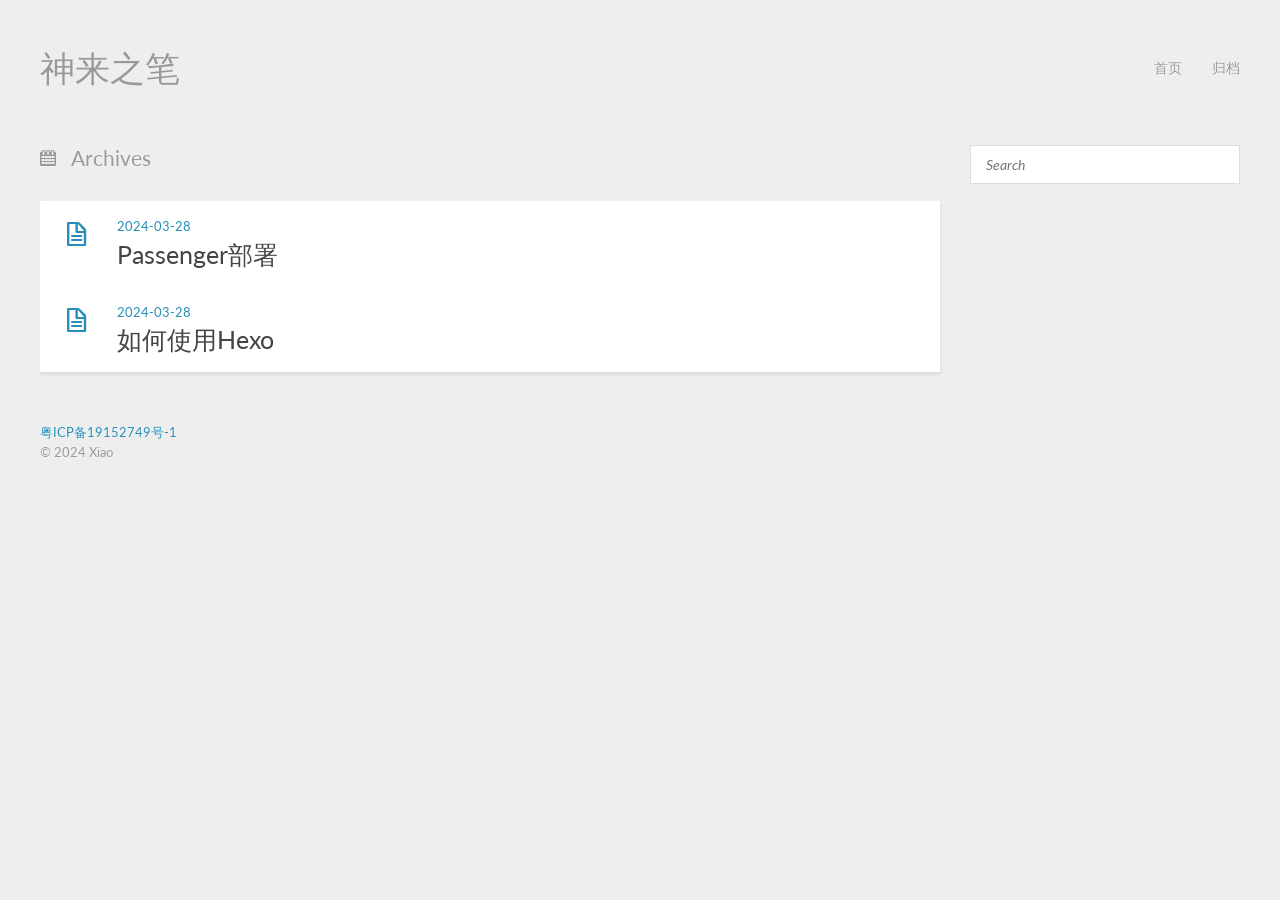
<file: archives/index.html>
<!DOCTYPE HTML>
<html lang="zh-Hans">
<head>
  <meta charset="utf-8">
  
  <title>Archives | 神来之笔</title>
  <meta name="author" content="Xiao">
  
  <meta name="viewport" content="width=device-width, initial-scale=1, maximum-scale=1">

  
  <meta property="og:site_name" content="神来之笔"/>

  
    <meta property="og:image" content=""/>
  

  <link rel="shortcut icon" href="/favicon.png">
  
  
<link rel="stylesheet" href="/css/style.css">

  <!--[if lt IE 9]><script src="https://cdn.jsdelivr.net/npm/html5shiv@3.7.3/dist/html5shiv.min.js"></script><![endif]-->
  

<meta name="generator" content="Hexo 6.3.0"></head>


<body>
  <header id="header" class="inner"><div class="alignleft">
  <h1><a href="/">神来之笔</a></h1>
  <h2><a href="/"></a></h2>
</div>
<nav id="main-nav" class="alignright">
  <ul>
    
      <li><a href="/null">首页</a></li>
    
      <li><a href="/archives">归档</a></li>
    
  </ul>
  <div class="clearfix"></div>
</nav>
<div class="clearfix"></div>
</header>
  <div id="content" class="inner">
    <div id="main-col" class="alignleft"><div id="wrapper">
<h2 class="archive-title">Archives</h2>


  <div class="archive">
    
      <article class="post">
        <div class="post-content">
          <header>
            <div class="icon"></div>
            <time datetime="2024-03-28T09:29:48.000Z"><a href="/2024/03/28/Passenger%E9%83%A8%E7%BD%B2/">2024-03-28</a></time>
            
              <h1 class="title"><a href="/2024/03/28/Passenger%E9%83%A8%E7%BD%B2/">Passenger部署</a></h1>
            
          </header>
        </div>
      </article>
    
      <article class="post">
        <div class="post-content">
          <header>
            <div class="icon"></div>
            <time datetime="2024-03-28T07:56:01.147Z"><a href="/2024/03/28/%E5%A6%82%E4%BD%95%E4%BD%BF%E7%94%A8Hexo/">2024-03-28</a></time>
            
              <h1 class="title"><a href="/2024/03/28/%E5%A6%82%E4%BD%95%E4%BD%BF%E7%94%A8Hexo/">如何使用Hexo</a></h1>
            
          </header>
        </div>
      </article>
    
  </div>
</div></div>
    <aside id="sidebar" class="alignright">
  <div class="search">
  <form action="//google.com/search" method="get" accept-charset="utf-8">
    <input type="search" name="q" results="0" placeholder="Search">
    <input type="hidden" name="as_sitesearch" value="shenlaizhibi.com">
  </form>
</div>


  

  
</aside>
    <div class="clearfix"></div>
  </div>
  <footer id="footer" class="inner"><div class="alignleft">
  <a target="_blank" rel="noopener" href="http://www.miitbeian.gov.cn/">粤ICP备19152749号-1</a> 
</div>
<div class="clearfix"></div>
<div class="alignleft">
  
  &copy; 2024 Xiao
  
</div>
<div class="clearfix"></div></footer>
  
<script src="/js/jquery-3.4.1.min.js"></script>


<script src="/js/jquery.imagesloaded.min.js"></script>


<script src="/js/gallery.js"></script>






<link rel="stylesheet" href="/fancybox/jquery.fancybox.css">


<script src="/fancybox/jquery.fancybox.pack.js"></script>

<script>
(function($){
  $('.fancybox').fancybox();
})(jQuery);
</script>

</body>
</html>
</file>
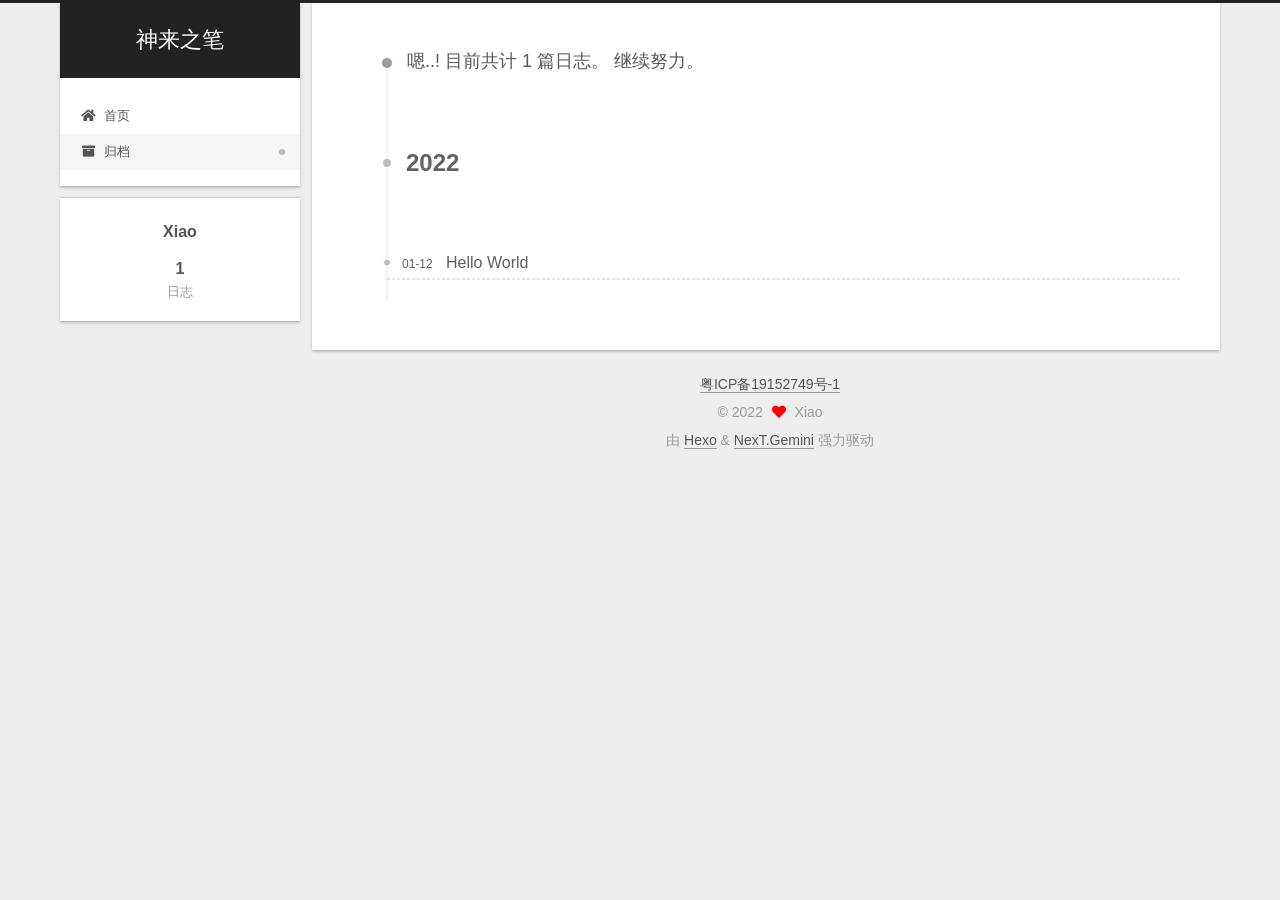
<file: archives/2022/index.html>
<!DOCTYPE html>
<html lang="zh-CN">
<head>
  <meta charset="UTF-8">
<meta name="viewport" content="width=device-width, initial-scale=1, maximum-scale=2">
<meta name="theme-color" content="#222">
<meta name="generator" content="Hexo 6.0.0">
  <link rel="apple-touch-icon" sizes="180x180" href="/images/apple-touch-icon-next.png">
  <link rel="icon" type="image/png" sizes="32x32" href="/images/favicon-32x32-next.png">
  <link rel="icon" type="image/png" sizes="16x16" href="/images/favicon-16x16-next.png">
  <link rel="mask-icon" href="/images/logo.svg" color="#222">

<link rel="stylesheet" href="/css/main.css">


<link rel="stylesheet" href="/lib/font-awesome/css/all.min.css">

<script id="hexo-configurations">
    var NexT = window.NexT || {};
    var CONFIG = {"hostname":"shenlaizhibi.net","root":"/","scheme":"Gemini","version":"7.8.0","exturl":false,"sidebar":{"position":"left","display":"post","padding":18,"offset":12,"onmobile":false},"copycode":{"enable":false,"show_result":false,"style":null},"back2top":{"enable":true,"sidebar":false,"scrollpercent":false},"bookmark":{"enable":false,"color":"#222","save":"auto"},"fancybox":false,"mediumzoom":false,"lazyload":false,"pangu":false,"comments":{"style":"tabs","active":null,"storage":true,"lazyload":false,"nav":null},"algolia":{"hits":{"per_page":10},"labels":{"input_placeholder":"Search for Posts","hits_empty":"We didn't find any results for the search: ${query}","hits_stats":"${hits} results found in ${time} ms"}},"localsearch":{"enable":false,"trigger":"auto","top_n_per_article":1,"unescape":false,"preload":false},"motion":{"enable":true,"async":false,"transition":{"post_block":"fadeIn","post_header":"slideDownIn","post_body":"slideDownIn","coll_header":"slideLeftIn","sidebar":"slideUpIn"}}};
  </script>

  <meta property="og:type" content="website">
<meta property="og:title" content="神来之笔">
<meta property="og:url" content="http://shenlaizhibi.net/archives/2022/index.html">
<meta property="og:site_name" content="神来之笔">
<meta property="og:locale" content="zh_CN">
<meta property="article:author" content="Xiao">
<meta name="twitter:card" content="summary">

<link rel="canonical" href="http://shenlaizhibi.net/archives/2022/">


<script id="page-configurations">
  // https://hexo.io/docs/variables.html
  CONFIG.page = {
    sidebar: "",
    isHome : false,
    isPost : false,
    lang   : 'zh-CN'
  };
</script>

  <title>归档 | 神来之笔</title>
  






  <noscript>
  <style>
  .use-motion .brand,
  .use-motion .menu-item,
  .sidebar-inner,
  .use-motion .post-block,
  .use-motion .pagination,
  .use-motion .comments,
  .use-motion .post-header,
  .use-motion .post-body,
  .use-motion .collection-header { opacity: initial; }

  .use-motion .site-title,
  .use-motion .site-subtitle {
    opacity: initial;
    top: initial;
  }

  .use-motion .logo-line-before i { left: initial; }
  .use-motion .logo-line-after i { right: initial; }
  </style>
</noscript>

</head>

<body itemscope itemtype="http://schema.org/WebPage">
  <div class="container use-motion">
    <div class="headband"></div>

    <header class="header" itemscope itemtype="http://schema.org/WPHeader">
      <div class="header-inner"><div class="site-brand-container">
  <div class="site-nav-toggle">
    <div class="toggle" aria-label="切换导航栏">
      <span class="toggle-line toggle-line-first"></span>
      <span class="toggle-line toggle-line-middle"></span>
      <span class="toggle-line toggle-line-last"></span>
    </div>
  </div>

  <div class="site-meta">

    <a href="/" class="brand" rel="start">
      <span class="logo-line-before"><i></i></span>
      <h1 class="site-title">神来之笔</h1>
      <span class="logo-line-after"><i></i></span>
    </a>
  </div>

  <div class="site-nav-right">
    <div class="toggle popup-trigger">
    </div>
  </div>
</div>




<nav class="site-nav">
  <ul id="menu" class="main-menu menu">
        <li class="menu-item menu-item-home">

    <a href="/" rel="section"><i class="fa fa-home fa-fw"></i>首页</a>

  </li>
        <li class="menu-item menu-item-archives">

    <a href="/archives/" rel="section"><i class="fa fa-archive fa-fw"></i>归档</a>

  </li>
  </ul>
</nav>




</div>
    </header>

    
  <div class="back-to-top">
    <i class="fa fa-arrow-up"></i>
    <span>0%</span>
  </div>


    <main class="main">
      <div class="main-inner">
        <div class="content-wrap">
          

          <div class="content archive">
            

  
  
  
  <div class="post-block">
    <div class="posts-collapse">
      <div class="collection-title">
        <span class="collection-header">嗯..! 目前共计 1 篇日志。 继续努力。</span>
      </div>

      
    <div class="collection-year">
      <span class="collection-header">2022</span>
    </div>

  <article itemscope itemtype="http://schema.org/Article">
    <header class="post-header">

      <div class="post-meta">
        <time itemprop="dateCreated"
              datetime="2022-01-12T17:41:59+08:00"
              content="2022-01-12">
          01-12
        </time>
      </div>

      <div class="post-title">
          <a class="post-title-link" href="/2022/01/12/hello-world/" itemprop="url">
            <span itemprop="name">Hello World</span>
          </a>
      </div>

    </header>
  </article>


    </div>
  </div>
  
  
  

  



          </div>
          

<script>
  window.addEventListener('tabs:register', () => {
    let { activeClass } = CONFIG.comments;
    if (CONFIG.comments.storage) {
      activeClass = localStorage.getItem('comments_active') || activeClass;
    }
    if (activeClass) {
      let activeTab = document.querySelector(`a[href="#comment-${activeClass}"]`);
      if (activeTab) {
        activeTab.click();
      }
    }
  });
  if (CONFIG.comments.storage) {
    window.addEventListener('tabs:click', event => {
      if (!event.target.matches('.tabs-comment .tab-content .tab-pane')) return;
      let commentClass = event.target.classList[1];
      localStorage.setItem('comments_active', commentClass);
    });
  }
</script>

        </div>
          
  
  <div class="toggle sidebar-toggle">
    <span class="toggle-line toggle-line-first"></span>
    <span class="toggle-line toggle-line-middle"></span>
    <span class="toggle-line toggle-line-last"></span>
  </div>

  <aside class="sidebar">
    <div class="sidebar-inner">

      <ul class="sidebar-nav motion-element">
        <li class="sidebar-nav-toc">
          文章目录
        </li>
        <li class="sidebar-nav-overview">
          站点概览
        </li>
      </ul>

      <!--noindex-->
      <div class="post-toc-wrap sidebar-panel">
      </div>
      <!--/noindex-->

      <div class="site-overview-wrap sidebar-panel">
        <div class="site-author motion-element" itemprop="author" itemscope itemtype="http://schema.org/Person">
  <p class="site-author-name" itemprop="name">Xiao</p>
  <div class="site-description" itemprop="description"></div>
</div>
<div class="site-state-wrap motion-element">
  <nav class="site-state">
      <div class="site-state-item site-state-posts">
          <a href="/archives/">
        
          <span class="site-state-item-count">1</span>
          <span class="site-state-item-name">日志</span>
        </a>
      </div>
  </nav>
</div>



      </div>

    </div>
  </aside>
  <div id="sidebar-dimmer"></div>


      </div>
    </main>

    <footer class="footer">
      <div class="footer-inner">
        

        
  <div class="beian"><a href="https://beian.miit.gov.cn/" rel="noopener" target="_blank">粤ICP备19152749号-1 </a>
  </div>

<div class="copyright">
  
  &copy; 
  <span itemprop="copyrightYear">2022</span>
  <span class="with-love">
    <i class="fa fa-heart"></i>
  </span>
  <span class="author" itemprop="copyrightHolder">Xiao</span>
</div>
  <div class="powered-by">由 <a href="https://hexo.io/" class="theme-link" rel="noopener" target="_blank">Hexo</a> & <a href="https://theme-next.org/" class="theme-link" rel="noopener" target="_blank">NexT.Gemini</a> 强力驱动
  </div>

        








      </div>
    </footer>
  </div>

  
  <script src="/lib/anime.min.js"></script>
  <script src="/lib/velocity/velocity.min.js"></script>
  <script src="/lib/velocity/velocity.ui.min.js"></script>

<script src="/js/utils.js"></script>

<script src="/js/motion.js"></script>


<script src="/js/schemes/pisces.js"></script>


<script src="/js/next-boot.js"></script>




  















  

  

</body>
</html>
</file>
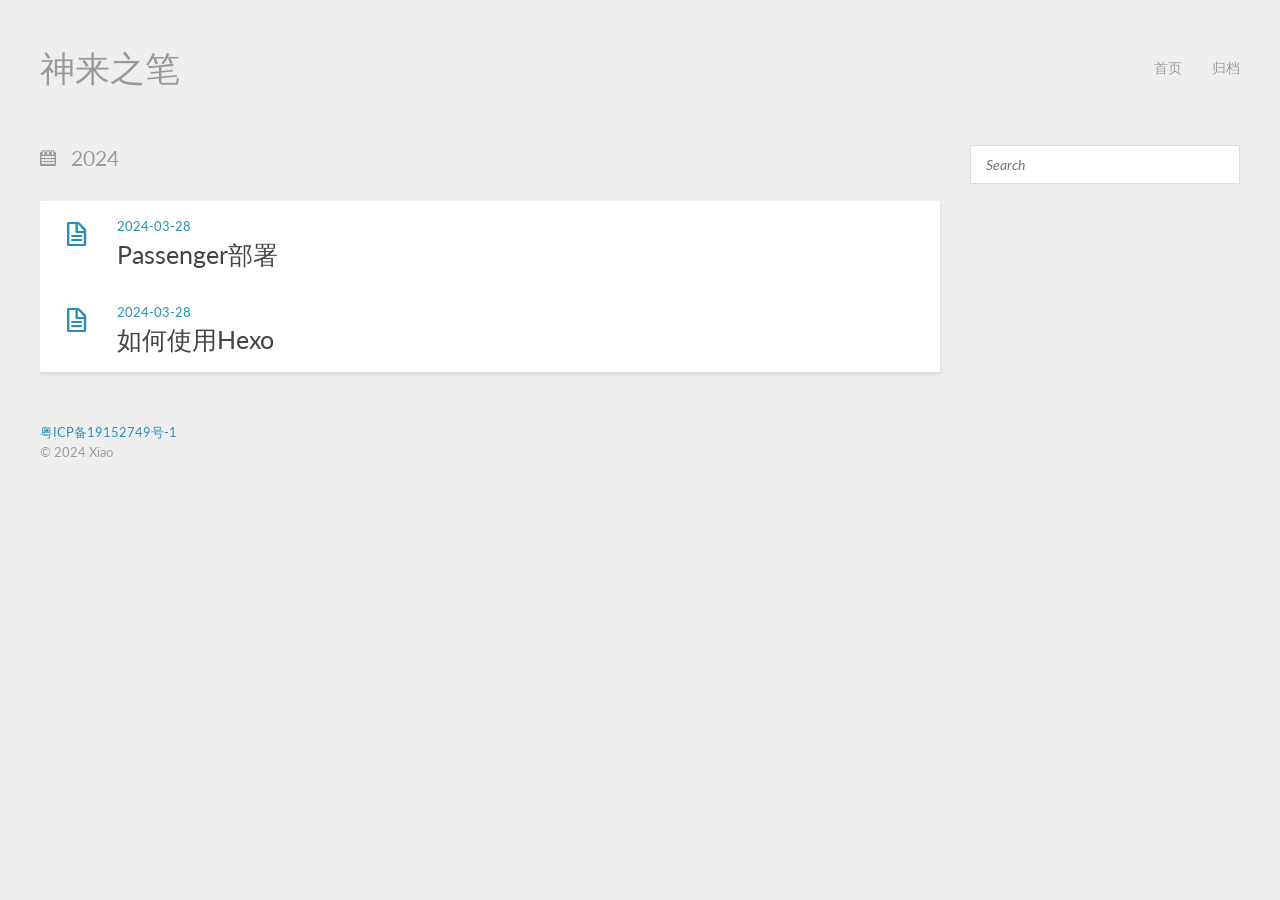
<file: archives/2024/index.html>
<!DOCTYPE HTML>
<html lang="zh-Hans">
<head>
  <meta charset="utf-8">
  
  <title>Archives: 2024 | 神来之笔</title>
  <meta name="author" content="Xiao">
  
  <meta name="viewport" content="width=device-width, initial-scale=1, maximum-scale=1">

  
  <meta property="og:site_name" content="神来之笔"/>

  
    <meta property="og:image" content=""/>
  

  <link rel="shortcut icon" href="/favicon.png">
  
  
<link rel="stylesheet" href="/css/style.css">

  <!--[if lt IE 9]><script src="https://cdn.jsdelivr.net/npm/html5shiv@3.7.3/dist/html5shiv.min.js"></script><![endif]-->
  

<meta name="generator" content="Hexo 6.3.0"></head>


<body>
  <header id="header" class="inner"><div class="alignleft">
  <h1><a href="/">神来之笔</a></h1>
  <h2><a href="/"></a></h2>
</div>
<nav id="main-nav" class="alignright">
  <ul>
    
      <li><a href="/null">首页</a></li>
    
      <li><a href="/archives">归档</a></li>
    
  </ul>
  <div class="clearfix"></div>
</nav>
<div class="clearfix"></div>
</header>
  <div id="content" class="inner">
    <div id="main-col" class="alignleft"><div id="wrapper">
<h2 class="archive-title">2024</h2>


  <div class="archive">
    
      <article class="post">
        <div class="post-content">
          <header>
            <div class="icon"></div>
            <time datetime="2024-03-28T09:29:48.000Z"><a href="/2024/03/28/Passenger%E9%83%A8%E7%BD%B2/">2024-03-28</a></time>
            
              <h1 class="title"><a href="/2024/03/28/Passenger%E9%83%A8%E7%BD%B2/">Passenger部署</a></h1>
            
          </header>
        </div>
      </article>
    
      <article class="post">
        <div class="post-content">
          <header>
            <div class="icon"></div>
            <time datetime="2024-03-28T07:56:01.147Z"><a href="/2024/03/28/%E5%A6%82%E4%BD%95%E4%BD%BF%E7%94%A8Hexo/">2024-03-28</a></time>
            
              <h1 class="title"><a href="/2024/03/28/%E5%A6%82%E4%BD%95%E4%BD%BF%E7%94%A8Hexo/">如何使用Hexo</a></h1>
            
          </header>
        </div>
      </article>
    
  </div>
</div></div>
    <aside id="sidebar" class="alignright">
  <div class="search">
  <form action="//google.com/search" method="get" accept-charset="utf-8">
    <input type="search" name="q" results="0" placeholder="Search">
    <input type="hidden" name="as_sitesearch" value="shenlaizhibi.com">
  </form>
</div>


  

  
</aside>
    <div class="clearfix"></div>
  </div>
  <footer id="footer" class="inner"><div class="alignleft">
  <a target="_blank" rel="noopener" href="http://www.miitbeian.gov.cn/">粤ICP备19152749号-1</a> 
</div>
<div class="clearfix"></div>
<div class="alignleft">
  
  &copy; 2024 Xiao
  
</div>
<div class="clearfix"></div></footer>
  
<script src="/js/jquery-3.4.1.min.js"></script>


<script src="/js/jquery.imagesloaded.min.js"></script>


<script src="/js/gallery.js"></script>






<link rel="stylesheet" href="/fancybox/jquery.fancybox.css">


<script src="/fancybox/jquery.fancybox.pack.js"></script>

<script>
(function($){
  $('.fancybox').fancybox();
})(jQuery);
</script>

</body>
</html>
</file>
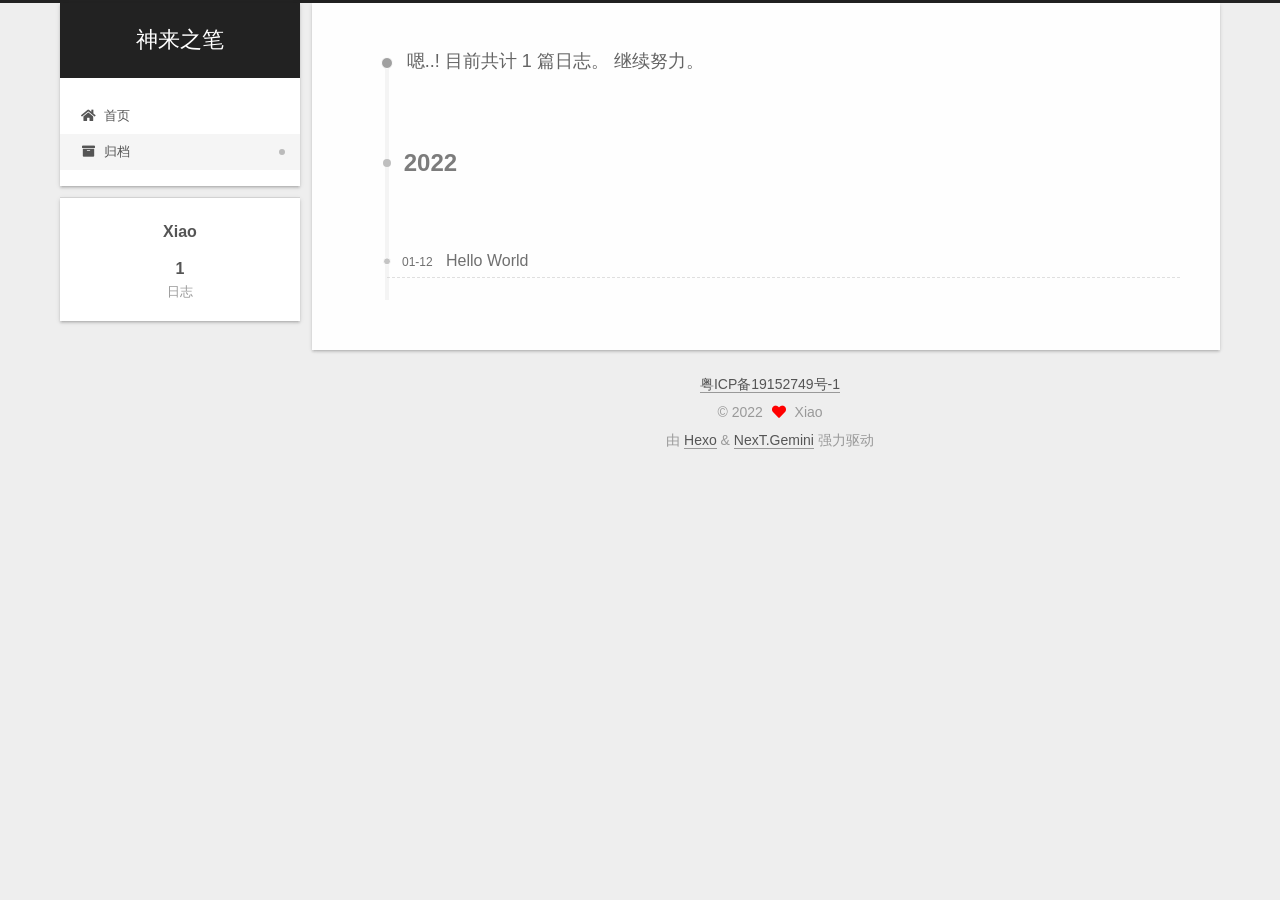
<file: archives/2022/01/index.html>
<!DOCTYPE html>
<html lang="zh-CN">
<head>
  <meta charset="UTF-8">
<meta name="viewport" content="width=device-width, initial-scale=1, maximum-scale=2">
<meta name="theme-color" content="#222">
<meta name="generator" content="Hexo 6.0.0">
  <link rel="apple-touch-icon" sizes="180x180" href="/images/apple-touch-icon-next.png">
  <link rel="icon" type="image/png" sizes="32x32" href="/images/favicon-32x32-next.png">
  <link rel="icon" type="image/png" sizes="16x16" href="/images/favicon-16x16-next.png">
  <link rel="mask-icon" href="/images/logo.svg" color="#222">

<link rel="stylesheet" href="/css/main.css">


<link rel="stylesheet" href="/lib/font-awesome/css/all.min.css">

<script id="hexo-configurations">
    var NexT = window.NexT || {};
    var CONFIG = {"hostname":"shenlaizhibi.net","root":"/","scheme":"Gemini","version":"7.8.0","exturl":false,"sidebar":{"position":"left","display":"post","padding":18,"offset":12,"onmobile":false},"copycode":{"enable":false,"show_result":false,"style":null},"back2top":{"enable":true,"sidebar":false,"scrollpercent":false},"bookmark":{"enable":false,"color":"#222","save":"auto"},"fancybox":false,"mediumzoom":false,"lazyload":false,"pangu":false,"comments":{"style":"tabs","active":null,"storage":true,"lazyload":false,"nav":null},"algolia":{"hits":{"per_page":10},"labels":{"input_placeholder":"Search for Posts","hits_empty":"We didn't find any results for the search: ${query}","hits_stats":"${hits} results found in ${time} ms"}},"localsearch":{"enable":false,"trigger":"auto","top_n_per_article":1,"unescape":false,"preload":false},"motion":{"enable":true,"async":false,"transition":{"post_block":"fadeIn","post_header":"slideDownIn","post_body":"slideDownIn","coll_header":"slideLeftIn","sidebar":"slideUpIn"}}};
  </script>

  <meta property="og:type" content="website">
<meta property="og:title" content="神来之笔">
<meta property="og:url" content="http://shenlaizhibi.net/archives/2022/01/index.html">
<meta property="og:site_name" content="神来之笔">
<meta property="og:locale" content="zh_CN">
<meta property="article:author" content="Xiao">
<meta name="twitter:card" content="summary">

<link rel="canonical" href="http://shenlaizhibi.net/archives/2022/01/">


<script id="page-configurations">
  // https://hexo.io/docs/variables.html
  CONFIG.page = {
    sidebar: "",
    isHome : false,
    isPost : false,
    lang   : 'zh-CN'
  };
</script>

  <title>归档 | 神来之笔</title>
  






  <noscript>
  <style>
  .use-motion .brand,
  .use-motion .menu-item,
  .sidebar-inner,
  .use-motion .post-block,
  .use-motion .pagination,
  .use-motion .comments,
  .use-motion .post-header,
  .use-motion .post-body,
  .use-motion .collection-header { opacity: initial; }

  .use-motion .site-title,
  .use-motion .site-subtitle {
    opacity: initial;
    top: initial;
  }

  .use-motion .logo-line-before i { left: initial; }
  .use-motion .logo-line-after i { right: initial; }
  </style>
</noscript>

</head>

<body itemscope itemtype="http://schema.org/WebPage">
  <div class="container use-motion">
    <div class="headband"></div>

    <header class="header" itemscope itemtype="http://schema.org/WPHeader">
      <div class="header-inner"><div class="site-brand-container">
  <div class="site-nav-toggle">
    <div class="toggle" aria-label="切换导航栏">
      <span class="toggle-line toggle-line-first"></span>
      <span class="toggle-line toggle-line-middle"></span>
      <span class="toggle-line toggle-line-last"></span>
    </div>
  </div>

  <div class="site-meta">

    <a href="/" class="brand" rel="start">
      <span class="logo-line-before"><i></i></span>
      <h1 class="site-title">神来之笔</h1>
      <span class="logo-line-after"><i></i></span>
    </a>
  </div>

  <div class="site-nav-right">
    <div class="toggle popup-trigger">
    </div>
  </div>
</div>




<nav class="site-nav">
  <ul id="menu" class="main-menu menu">
        <li class="menu-item menu-item-home">

    <a href="/" rel="section"><i class="fa fa-home fa-fw"></i>首页</a>

  </li>
        <li class="menu-item menu-item-archives">

    <a href="/archives/" rel="section"><i class="fa fa-archive fa-fw"></i>归档</a>

  </li>
  </ul>
</nav>




</div>
    </header>

    
  <div class="back-to-top">
    <i class="fa fa-arrow-up"></i>
    <span>0%</span>
  </div>


    <main class="main">
      <div class="main-inner">
        <div class="content-wrap">
          

          <div class="content archive">
            

  
  
  
  <div class="post-block">
    <div class="posts-collapse">
      <div class="collection-title">
        <span class="collection-header">嗯..! 目前共计 1 篇日志。 继续努力。</span>
      </div>

      
    <div class="collection-year">
      <span class="collection-header">2022</span>
    </div>

  <article itemscope itemtype="http://schema.org/Article">
    <header class="post-header">

      <div class="post-meta">
        <time itemprop="dateCreated"
              datetime="2022-01-12T17:41:59+08:00"
              content="2022-01-12">
          01-12
        </time>
      </div>

      <div class="post-title">
          <a class="post-title-link" href="/2022/01/12/hello-world/" itemprop="url">
            <span itemprop="name">Hello World</span>
          </a>
      </div>

    </header>
  </article>


    </div>
  </div>
  
  
  

  



          </div>
          

<script>
  window.addEventListener('tabs:register', () => {
    let { activeClass } = CONFIG.comments;
    if (CONFIG.comments.storage) {
      activeClass = localStorage.getItem('comments_active') || activeClass;
    }
    if (activeClass) {
      let activeTab = document.querySelector(`a[href="#comment-${activeClass}"]`);
      if (activeTab) {
        activeTab.click();
      }
    }
  });
  if (CONFIG.comments.storage) {
    window.addEventListener('tabs:click', event => {
      if (!event.target.matches('.tabs-comment .tab-content .tab-pane')) return;
      let commentClass = event.target.classList[1];
      localStorage.setItem('comments_active', commentClass);
    });
  }
</script>

        </div>
          
  
  <div class="toggle sidebar-toggle">
    <span class="toggle-line toggle-line-first"></span>
    <span class="toggle-line toggle-line-middle"></span>
    <span class="toggle-line toggle-line-last"></span>
  </div>

  <aside class="sidebar">
    <div class="sidebar-inner">

      <ul class="sidebar-nav motion-element">
        <li class="sidebar-nav-toc">
          文章目录
        </li>
        <li class="sidebar-nav-overview">
          站点概览
        </li>
      </ul>

      <!--noindex-->
      <div class="post-toc-wrap sidebar-panel">
      </div>
      <!--/noindex-->

      <div class="site-overview-wrap sidebar-panel">
        <div class="site-author motion-element" itemprop="author" itemscope itemtype="http://schema.org/Person">
  <p class="site-author-name" itemprop="name">Xiao</p>
  <div class="site-description" itemprop="description"></div>
</div>
<div class="site-state-wrap motion-element">
  <nav class="site-state">
      <div class="site-state-item site-state-posts">
          <a href="/archives/">
        
          <span class="site-state-item-count">1</span>
          <span class="site-state-item-name">日志</span>
        </a>
      </div>
  </nav>
</div>



      </div>

    </div>
  </aside>
  <div id="sidebar-dimmer"></div>


      </div>
    </main>

    <footer class="footer">
      <div class="footer-inner">
        

        
  <div class="beian"><a href="https://beian.miit.gov.cn/" rel="noopener" target="_blank">粤ICP备19152749号-1 </a>
  </div>

<div class="copyright">
  
  &copy; 
  <span itemprop="copyrightYear">2022</span>
  <span class="with-love">
    <i class="fa fa-heart"></i>
  </span>
  <span class="author" itemprop="copyrightHolder">Xiao</span>
</div>
  <div class="powered-by">由 <a href="https://hexo.io/" class="theme-link" rel="noopener" target="_blank">Hexo</a> & <a href="https://theme-next.org/" class="theme-link" rel="noopener" target="_blank">NexT.Gemini</a> 强力驱动
  </div>

        








      </div>
    </footer>
  </div>

  
  <script src="/lib/anime.min.js"></script>
  <script src="/lib/velocity/velocity.min.js"></script>
  <script src="/lib/velocity/velocity.ui.min.js"></script>

<script src="/js/utils.js"></script>

<script src="/js/motion.js"></script>


<script src="/js/schemes/pisces.js"></script>


<script src="/js/next-boot.js"></script>




  















  

  

</body>
</html>
</file>
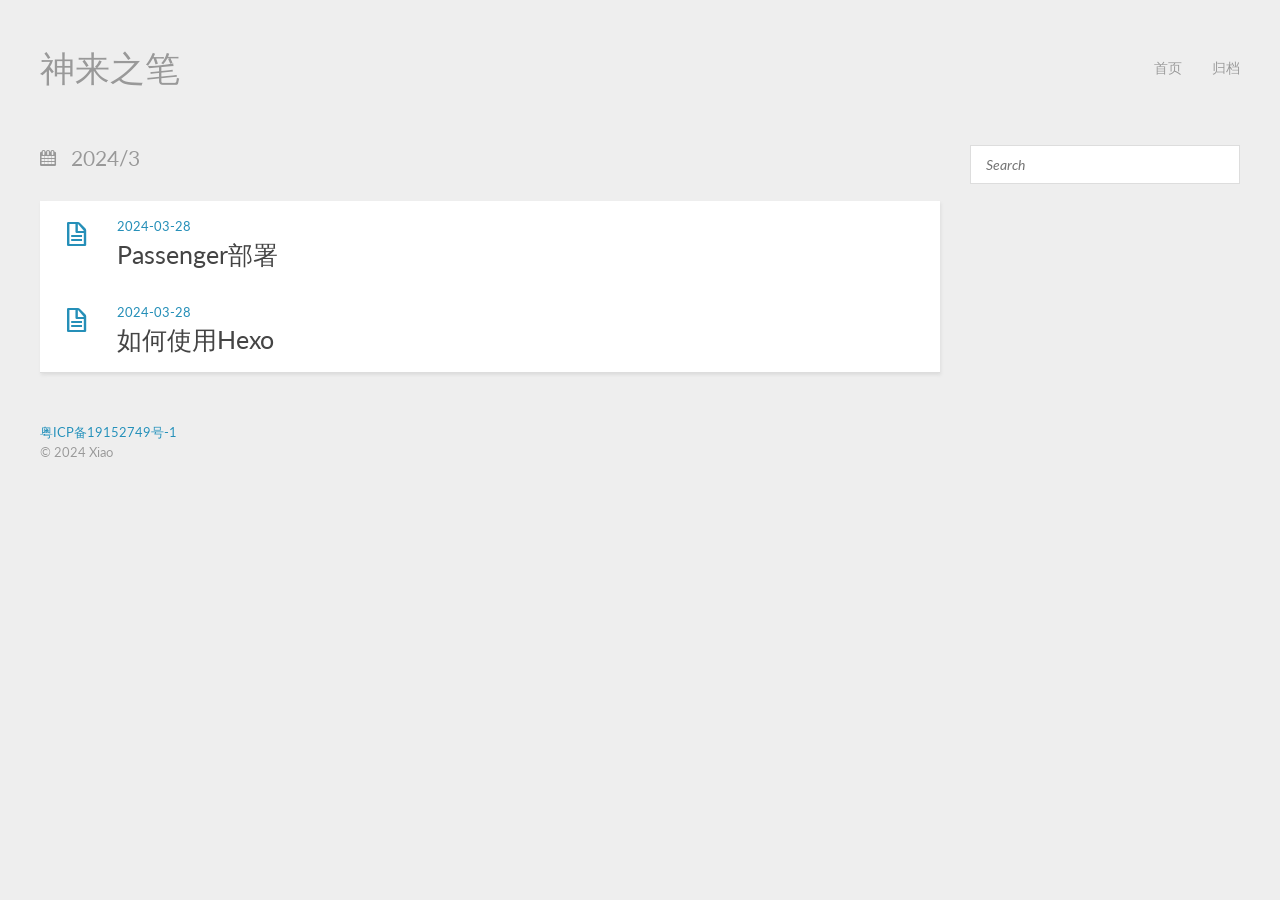
<file: archives/2024/03/index.html>
<!DOCTYPE HTML>
<html lang="zh-Hans">
<head>
  <meta charset="utf-8">
  
  <title>Archives: 2024/3 | 神来之笔</title>
  <meta name="author" content="Xiao">
  
  <meta name="viewport" content="width=device-width, initial-scale=1, maximum-scale=1">

  
  <meta property="og:site_name" content="神来之笔"/>

  
    <meta property="og:image" content=""/>
  

  <link rel="shortcut icon" href="/favicon.png">
  
  
<link rel="stylesheet" href="/css/style.css">

  <!--[if lt IE 9]><script src="https://cdn.jsdelivr.net/npm/html5shiv@3.7.3/dist/html5shiv.min.js"></script><![endif]-->
  

<meta name="generator" content="Hexo 6.3.0"></head>


<body>
  <header id="header" class="inner"><div class="alignleft">
  <h1><a href="/">神来之笔</a></h1>
  <h2><a href="/"></a></h2>
</div>
<nav id="main-nav" class="alignright">
  <ul>
    
      <li><a href="/null">首页</a></li>
    
      <li><a href="/archives">归档</a></li>
    
  </ul>
  <div class="clearfix"></div>
</nav>
<div class="clearfix"></div>
</header>
  <div id="content" class="inner">
    <div id="main-col" class="alignleft"><div id="wrapper">
<h2 class="archive-title">2024/3</h2>


  <div class="archive">
    
      <article class="post">
        <div class="post-content">
          <header>
            <div class="icon"></div>
            <time datetime="2024-03-28T09:29:48.000Z"><a href="/2024/03/28/Passenger%E9%83%A8%E7%BD%B2/">2024-03-28</a></time>
            
              <h1 class="title"><a href="/2024/03/28/Passenger%E9%83%A8%E7%BD%B2/">Passenger部署</a></h1>
            
          </header>
        </div>
      </article>
    
      <article class="post">
        <div class="post-content">
          <header>
            <div class="icon"></div>
            <time datetime="2024-03-28T07:56:01.147Z"><a href="/2024/03/28/%E5%A6%82%E4%BD%95%E4%BD%BF%E7%94%A8Hexo/">2024-03-28</a></time>
            
              <h1 class="title"><a href="/2024/03/28/%E5%A6%82%E4%BD%95%E4%BD%BF%E7%94%A8Hexo/">如何使用Hexo</a></h1>
            
          </header>
        </div>
      </article>
    
  </div>
</div></div>
    <aside id="sidebar" class="alignright">
  <div class="search">
  <form action="//google.com/search" method="get" accept-charset="utf-8">
    <input type="search" name="q" results="0" placeholder="Search">
    <input type="hidden" name="as_sitesearch" value="shenlaizhibi.com">
  </form>
</div>


  

  
</aside>
    <div class="clearfix"></div>
  </div>
  <footer id="footer" class="inner"><div class="alignleft">
  <a target="_blank" rel="noopener" href="http://www.miitbeian.gov.cn/">粤ICP备19152749号-1</a> 
</div>
<div class="clearfix"></div>
<div class="alignleft">
  
  &copy; 2024 Xiao
  
</div>
<div class="clearfix"></div></footer>
  
<script src="/js/jquery-3.4.1.min.js"></script>


<script src="/js/jquery.imagesloaded.min.js"></script>


<script src="/js/gallery.js"></script>






<link rel="stylesheet" href="/fancybox/jquery.fancybox.css">


<script src="/fancybox/jquery.fancybox.pack.js"></script>

<script>
(function($){
  $('.fancybox').fancybox();
})(jQuery);
</script>

</body>
</html>
</file>
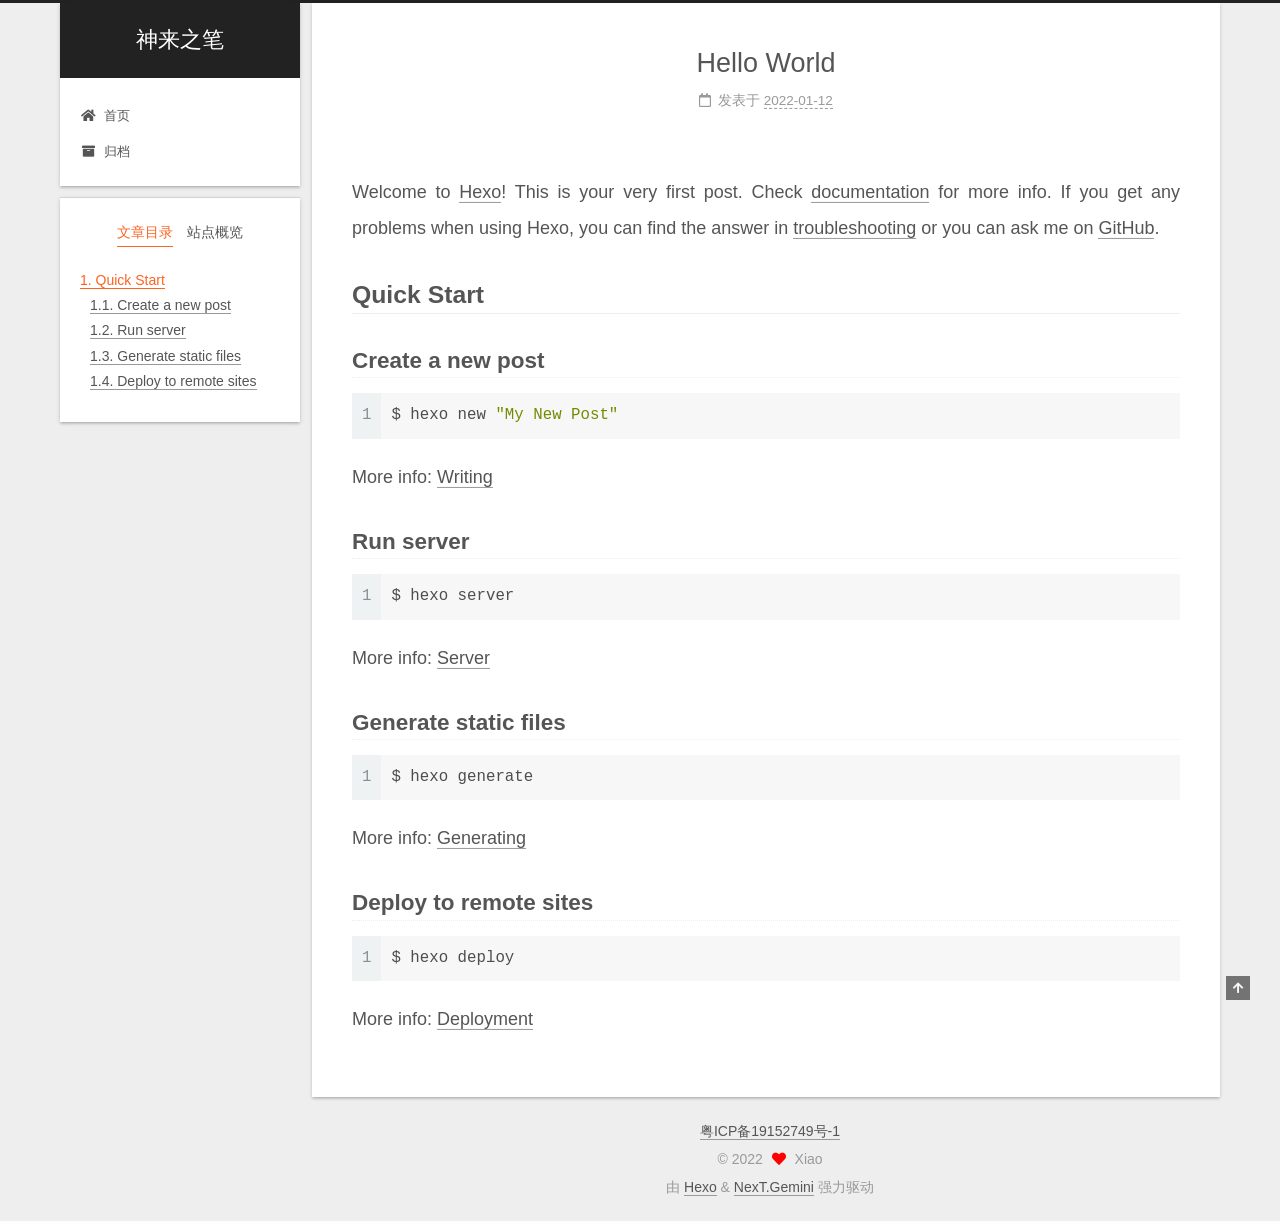
<file: 2022/01/12/hello-world/index.html>
<!DOCTYPE html>
<html lang="zh-CN">
<head>
  <meta charset="UTF-8">
<meta name="viewport" content="width=device-width, initial-scale=1, maximum-scale=2">
<meta name="theme-color" content="#222">
<meta name="generator" content="Hexo 6.0.0">
  <link rel="apple-touch-icon" sizes="180x180" href="/images/apple-touch-icon-next.png">
  <link rel="icon" type="image/png" sizes="32x32" href="/images/favicon-32x32-next.png">
  <link rel="icon" type="image/png" sizes="16x16" href="/images/favicon-16x16-next.png">
  <link rel="mask-icon" href="/images/logo.svg" color="#222">

<link rel="stylesheet" href="/css/main.css">


<link rel="stylesheet" href="/lib/font-awesome/css/all.min.css">

<script id="hexo-configurations">
    var NexT = window.NexT || {};
    var CONFIG = {"hostname":"shenlaizhibi.net","root":"/","scheme":"Gemini","version":"7.8.0","exturl":false,"sidebar":{"position":"left","display":"post","padding":18,"offset":12,"onmobile":false},"copycode":{"enable":false,"show_result":false,"style":null},"back2top":{"enable":true,"sidebar":false,"scrollpercent":false},"bookmark":{"enable":false,"color":"#222","save":"auto"},"fancybox":false,"mediumzoom":false,"lazyload":false,"pangu":false,"comments":{"style":"tabs","active":null,"storage":true,"lazyload":false,"nav":null},"algolia":{"hits":{"per_page":10},"labels":{"input_placeholder":"Search for Posts","hits_empty":"We didn't find any results for the search: ${query}","hits_stats":"${hits} results found in ${time} ms"}},"localsearch":{"enable":false,"trigger":"auto","top_n_per_article":1,"unescape":false,"preload":false},"motion":{"enable":true,"async":false,"transition":{"post_block":"fadeIn","post_header":"slideDownIn","post_body":"slideDownIn","coll_header":"slideLeftIn","sidebar":"slideUpIn"}}};
  </script>

  <meta name="description" content="Welcome to Hexo! This is your very first post. Check documentation for more info. If you get any problems when using Hexo, you can find the answer in troubleshooting or you can ask me on GitHub. Quick">
<meta property="og:type" content="article">
<meta property="og:title" content="Hello World">
<meta property="og:url" content="http://shenlaizhibi.net/2022/01/12/hello-world/index.html">
<meta property="og:site_name" content="神来之笔">
<meta property="og:description" content="Welcome to Hexo! This is your very first post. Check documentation for more info. If you get any problems when using Hexo, you can find the answer in troubleshooting or you can ask me on GitHub. Quick">
<meta property="og:locale" content="zh_CN">
<meta property="article:published_time" content="2022-01-12T09:41:59.695Z">
<meta property="article:modified_time" content="2022-01-12T09:41:59.696Z">
<meta property="article:author" content="Xiao">
<meta name="twitter:card" content="summary">

<link rel="canonical" href="http://shenlaizhibi.net/2022/01/12/hello-world/">


<script id="page-configurations">
  // https://hexo.io/docs/variables.html
  CONFIG.page = {
    sidebar: "",
    isHome : false,
    isPost : true,
    lang   : 'zh-CN'
  };
</script>

  <title>Hello World | 神来之笔</title>
  






  <noscript>
  <style>
  .use-motion .brand,
  .use-motion .menu-item,
  .sidebar-inner,
  .use-motion .post-block,
  .use-motion .pagination,
  .use-motion .comments,
  .use-motion .post-header,
  .use-motion .post-body,
  .use-motion .collection-header { opacity: initial; }

  .use-motion .site-title,
  .use-motion .site-subtitle {
    opacity: initial;
    top: initial;
  }

  .use-motion .logo-line-before i { left: initial; }
  .use-motion .logo-line-after i { right: initial; }
  </style>
</noscript>

</head>

<body itemscope itemtype="http://schema.org/WebPage">
  <div class="container use-motion">
    <div class="headband"></div>

    <header class="header" itemscope itemtype="http://schema.org/WPHeader">
      <div class="header-inner"><div class="site-brand-container">
  <div class="site-nav-toggle">
    <div class="toggle" aria-label="切换导航栏">
      <span class="toggle-line toggle-line-first"></span>
      <span class="toggle-line toggle-line-middle"></span>
      <span class="toggle-line toggle-line-last"></span>
    </div>
  </div>

  <div class="site-meta">

    <a href="/" class="brand" rel="start">
      <span class="logo-line-before"><i></i></span>
      <h1 class="site-title">神来之笔</h1>
      <span class="logo-line-after"><i></i></span>
    </a>
  </div>

  <div class="site-nav-right">
    <div class="toggle popup-trigger">
    </div>
  </div>
</div>




<nav class="site-nav">
  <ul id="menu" class="main-menu menu">
        <li class="menu-item menu-item-home">

    <a href="/" rel="section"><i class="fa fa-home fa-fw"></i>首页</a>

  </li>
        <li class="menu-item menu-item-archives">

    <a href="/archives/" rel="section"><i class="fa fa-archive fa-fw"></i>归档</a>

  </li>
  </ul>
</nav>




</div>
    </header>

    
  <div class="back-to-top">
    <i class="fa fa-arrow-up"></i>
    <span>0%</span>
  </div>


    <main class="main">
      <div class="main-inner">
        <div class="content-wrap">
          

          <div class="content post posts-expand">
            

    
  
  
  <article itemscope itemtype="http://schema.org/Article" class="post-block" lang="zh-CN">
    <link itemprop="mainEntityOfPage" href="http://shenlaizhibi.net/2022/01/12/hello-world/">

    <span hidden itemprop="author" itemscope itemtype="http://schema.org/Person">
      <meta itemprop="image" content="/images/avatar.gif">
      <meta itemprop="name" content="Xiao">
      <meta itemprop="description" content="">
    </span>

    <span hidden itemprop="publisher" itemscope itemtype="http://schema.org/Organization">
      <meta itemprop="name" content="神来之笔">
    </span>
      <header class="post-header">
        <h1 class="post-title" itemprop="name headline">
          Hello World
        </h1>

        <div class="post-meta">
            <span class="post-meta-item">
              <span class="post-meta-item-icon">
                <i class="far fa-calendar"></i>
              </span>
              <span class="post-meta-item-text">发表于</span>

              <time title="创建时间：2022-01-12 17:41:59" itemprop="dateCreated datePublished" datetime="2022-01-12T17:41:59+08:00">2022-01-12</time>
            </span>

          

        </div>
      </header>

    
    
    
    <div class="post-body" itemprop="articleBody">

      
        <p>Welcome to <a target="_blank" rel="noopener" href="https://hexo.io/">Hexo</a>! This is your very first post. Check <a target="_blank" rel="noopener" href="https://hexo.io/docs/">documentation</a> for more info. If you get any problems when using Hexo, you can find the answer in <a target="_blank" rel="noopener" href="https://hexo.io/docs/troubleshooting.html">troubleshooting</a> or you can ask me on <a target="_blank" rel="noopener" href="https://github.com/hexojs/hexo/issues">GitHub</a>.</p>
<h2 id="Quick-Start"><a href="#Quick-Start" class="headerlink" title="Quick Start"></a>Quick Start</h2><h3 id="Create-a-new-post"><a href="#Create-a-new-post" class="headerlink" title="Create a new post"></a>Create a new post</h3><figure class="highlight bash"><table><tr><td class="gutter"><pre><span class="line">1</span><br></pre></td><td class="code"><pre><span class="line">$ hexo new <span class="string">&quot;My New Post&quot;</span></span><br></pre></td></tr></table></figure>

<p>More info: <a target="_blank" rel="noopener" href="https://hexo.io/docs/writing.html">Writing</a></p>
<h3 id="Run-server"><a href="#Run-server" class="headerlink" title="Run server"></a>Run server</h3><figure class="highlight bash"><table><tr><td class="gutter"><pre><span class="line">1</span><br></pre></td><td class="code"><pre><span class="line">$ hexo server</span><br></pre></td></tr></table></figure>

<p>More info: <a target="_blank" rel="noopener" href="https://hexo.io/docs/server.html">Server</a></p>
<h3 id="Generate-static-files"><a href="#Generate-static-files" class="headerlink" title="Generate static files"></a>Generate static files</h3><figure class="highlight bash"><table><tr><td class="gutter"><pre><span class="line">1</span><br></pre></td><td class="code"><pre><span class="line">$ hexo generate</span><br></pre></td></tr></table></figure>

<p>More info: <a target="_blank" rel="noopener" href="https://hexo.io/docs/generating.html">Generating</a></p>
<h3 id="Deploy-to-remote-sites"><a href="#Deploy-to-remote-sites" class="headerlink" title="Deploy to remote sites"></a>Deploy to remote sites</h3><figure class="highlight bash"><table><tr><td class="gutter"><pre><span class="line">1</span><br></pre></td><td class="code"><pre><span class="line">$ hexo deploy</span><br></pre></td></tr></table></figure>

<p>More info: <a target="_blank" rel="noopener" href="https://hexo.io/docs/one-command-deployment.html">Deployment</a></p>

    </div>

    
    
    

      <footer class="post-footer">

        


        
      </footer>
    
  </article>
  
  
  



          </div>
          

<script>
  window.addEventListener('tabs:register', () => {
    let { activeClass } = CONFIG.comments;
    if (CONFIG.comments.storage) {
      activeClass = localStorage.getItem('comments_active') || activeClass;
    }
    if (activeClass) {
      let activeTab = document.querySelector(`a[href="#comment-${activeClass}"]`);
      if (activeTab) {
        activeTab.click();
      }
    }
  });
  if (CONFIG.comments.storage) {
    window.addEventListener('tabs:click', event => {
      if (!event.target.matches('.tabs-comment .tab-content .tab-pane')) return;
      let commentClass = event.target.classList[1];
      localStorage.setItem('comments_active', commentClass);
    });
  }
</script>

        </div>
          
  
  <div class="toggle sidebar-toggle">
    <span class="toggle-line toggle-line-first"></span>
    <span class="toggle-line toggle-line-middle"></span>
    <span class="toggle-line toggle-line-last"></span>
  </div>

  <aside class="sidebar">
    <div class="sidebar-inner">

      <ul class="sidebar-nav motion-element">
        <li class="sidebar-nav-toc">
          文章目录
        </li>
        <li class="sidebar-nav-overview">
          站点概览
        </li>
      </ul>

      <!--noindex-->
      <div class="post-toc-wrap sidebar-panel">
          <div class="post-toc motion-element"><ol class="nav"><li class="nav-item nav-level-2"><a class="nav-link" href="#Quick-Start"><span class="nav-number">1.</span> <span class="nav-text">Quick Start</span></a><ol class="nav-child"><li class="nav-item nav-level-3"><a class="nav-link" href="#Create-a-new-post"><span class="nav-number">1.1.</span> <span class="nav-text">Create a new post</span></a></li><li class="nav-item nav-level-3"><a class="nav-link" href="#Run-server"><span class="nav-number">1.2.</span> <span class="nav-text">Run server</span></a></li><li class="nav-item nav-level-3"><a class="nav-link" href="#Generate-static-files"><span class="nav-number">1.3.</span> <span class="nav-text">Generate static files</span></a></li><li class="nav-item nav-level-3"><a class="nav-link" href="#Deploy-to-remote-sites"><span class="nav-number">1.4.</span> <span class="nav-text">Deploy to remote sites</span></a></li></ol></li></ol></div>
      </div>
      <!--/noindex-->

      <div class="site-overview-wrap sidebar-panel">
        <div class="site-author motion-element" itemprop="author" itemscope itemtype="http://schema.org/Person">
  <p class="site-author-name" itemprop="name">Xiao</p>
  <div class="site-description" itemprop="description"></div>
</div>
<div class="site-state-wrap motion-element">
  <nav class="site-state">
      <div class="site-state-item site-state-posts">
          <a href="/archives/">
        
          <span class="site-state-item-count">1</span>
          <span class="site-state-item-name">日志</span>
        </a>
      </div>
  </nav>
</div>



      </div>

    </div>
  </aside>
  <div id="sidebar-dimmer"></div>


      </div>
    </main>

    <footer class="footer">
      <div class="footer-inner">
        

        
  <div class="beian"><a href="https://beian.miit.gov.cn/" rel="noopener" target="_blank">粤ICP备19152749号-1 </a>
  </div>

<div class="copyright">
  
  &copy; 
  <span itemprop="copyrightYear">2022</span>
  <span class="with-love">
    <i class="fa fa-heart"></i>
  </span>
  <span class="author" itemprop="copyrightHolder">Xiao</span>
</div>
  <div class="powered-by">由 <a href="https://hexo.io/" class="theme-link" rel="noopener" target="_blank">Hexo</a> & <a href="https://theme-next.org/" class="theme-link" rel="noopener" target="_blank">NexT.Gemini</a> 强力驱动
  </div>

        








      </div>
    </footer>
  </div>

  
  <script src="/lib/anime.min.js"></script>
  <script src="/lib/velocity/velocity.min.js"></script>
  <script src="/lib/velocity/velocity.ui.min.js"></script>

<script src="/js/utils.js"></script>

<script src="/js/motion.js"></script>


<script src="/js/schemes/pisces.js"></script>


<script src="/js/next-boot.js"></script>




  















  

  

</body>
</html>
</file>
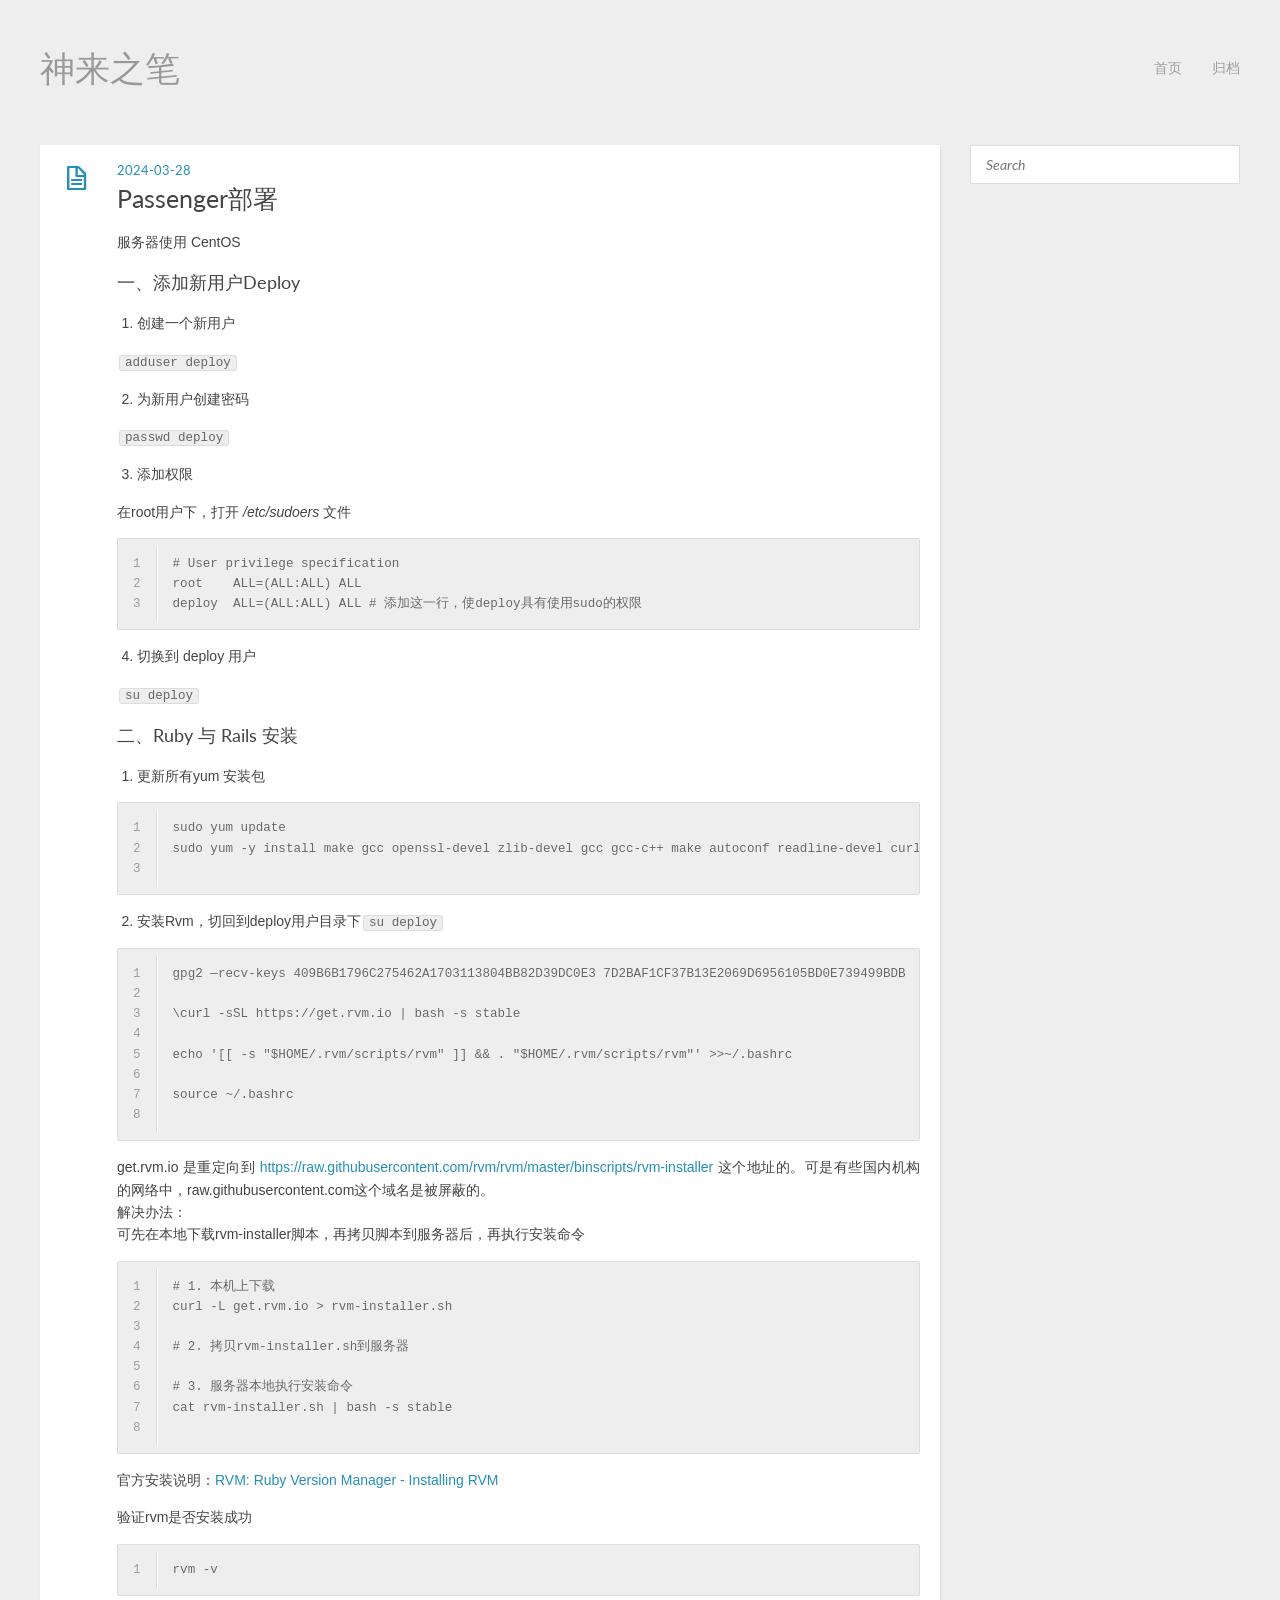
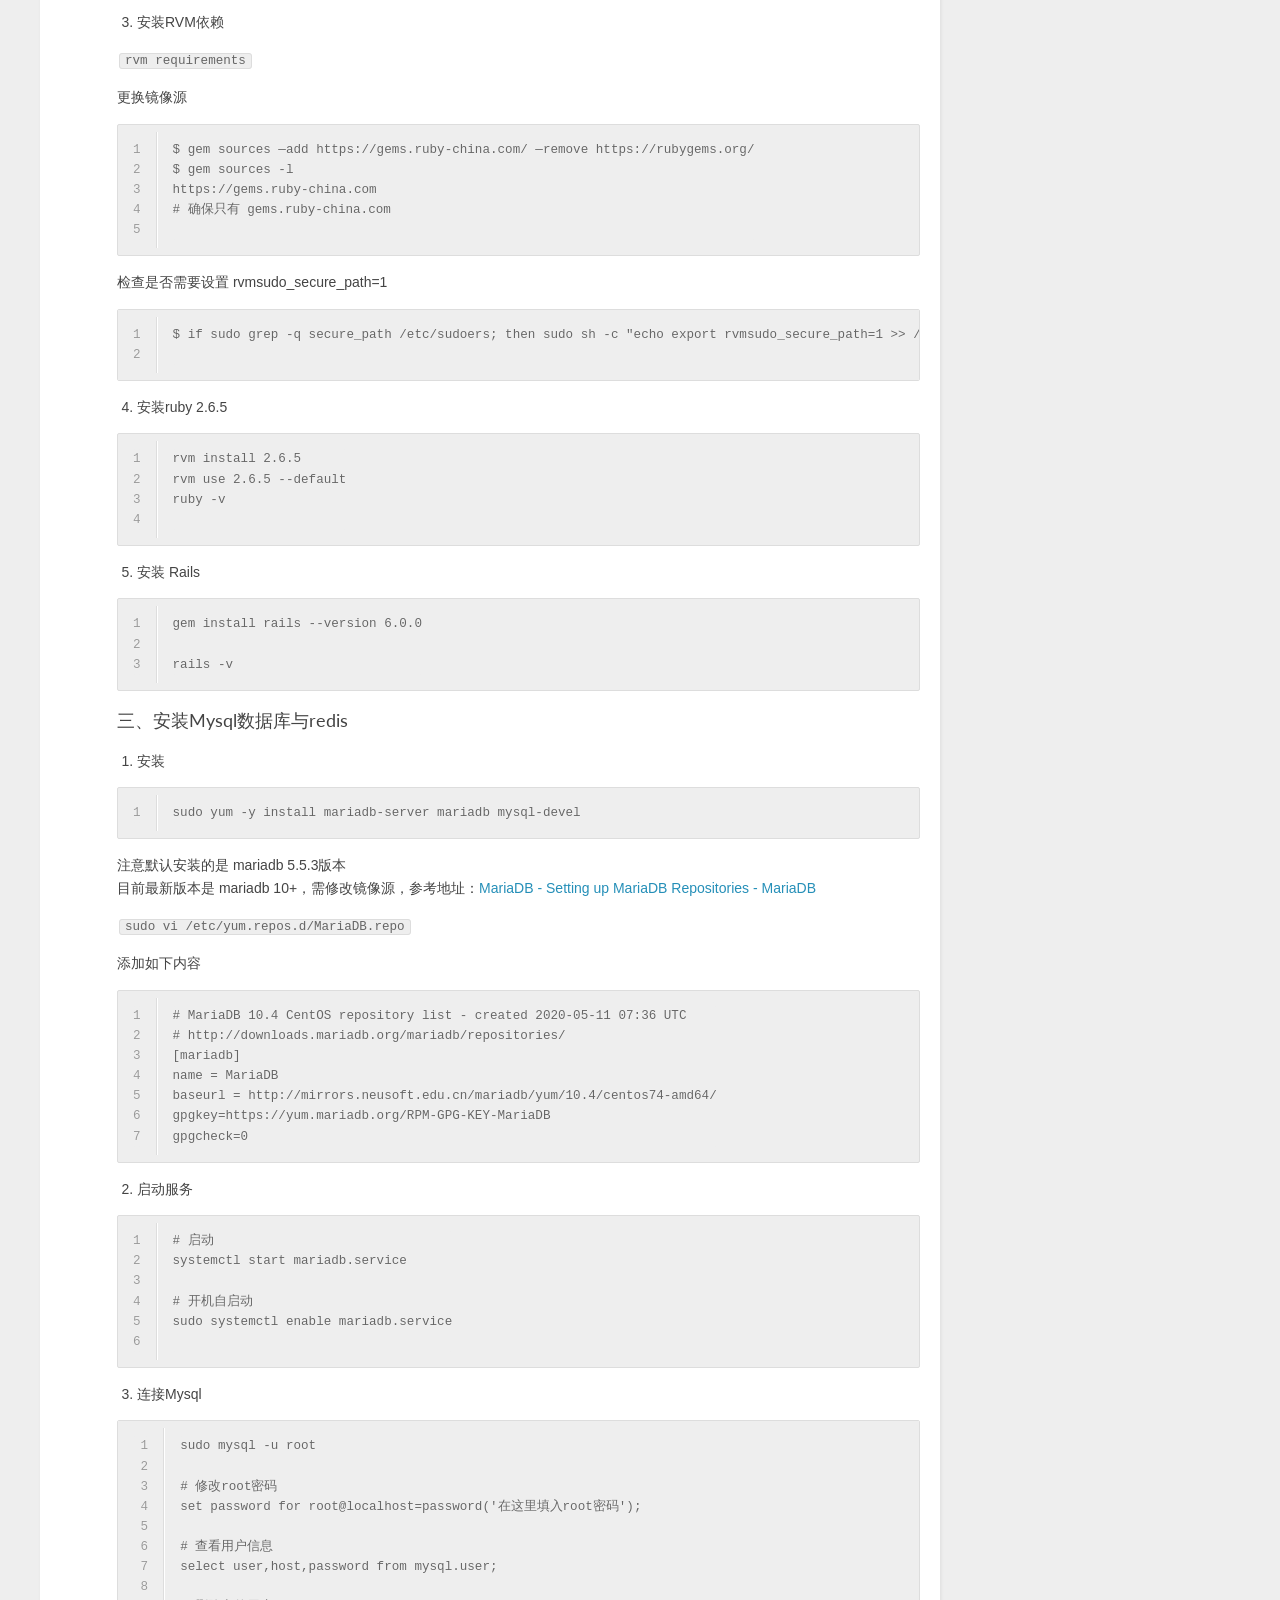
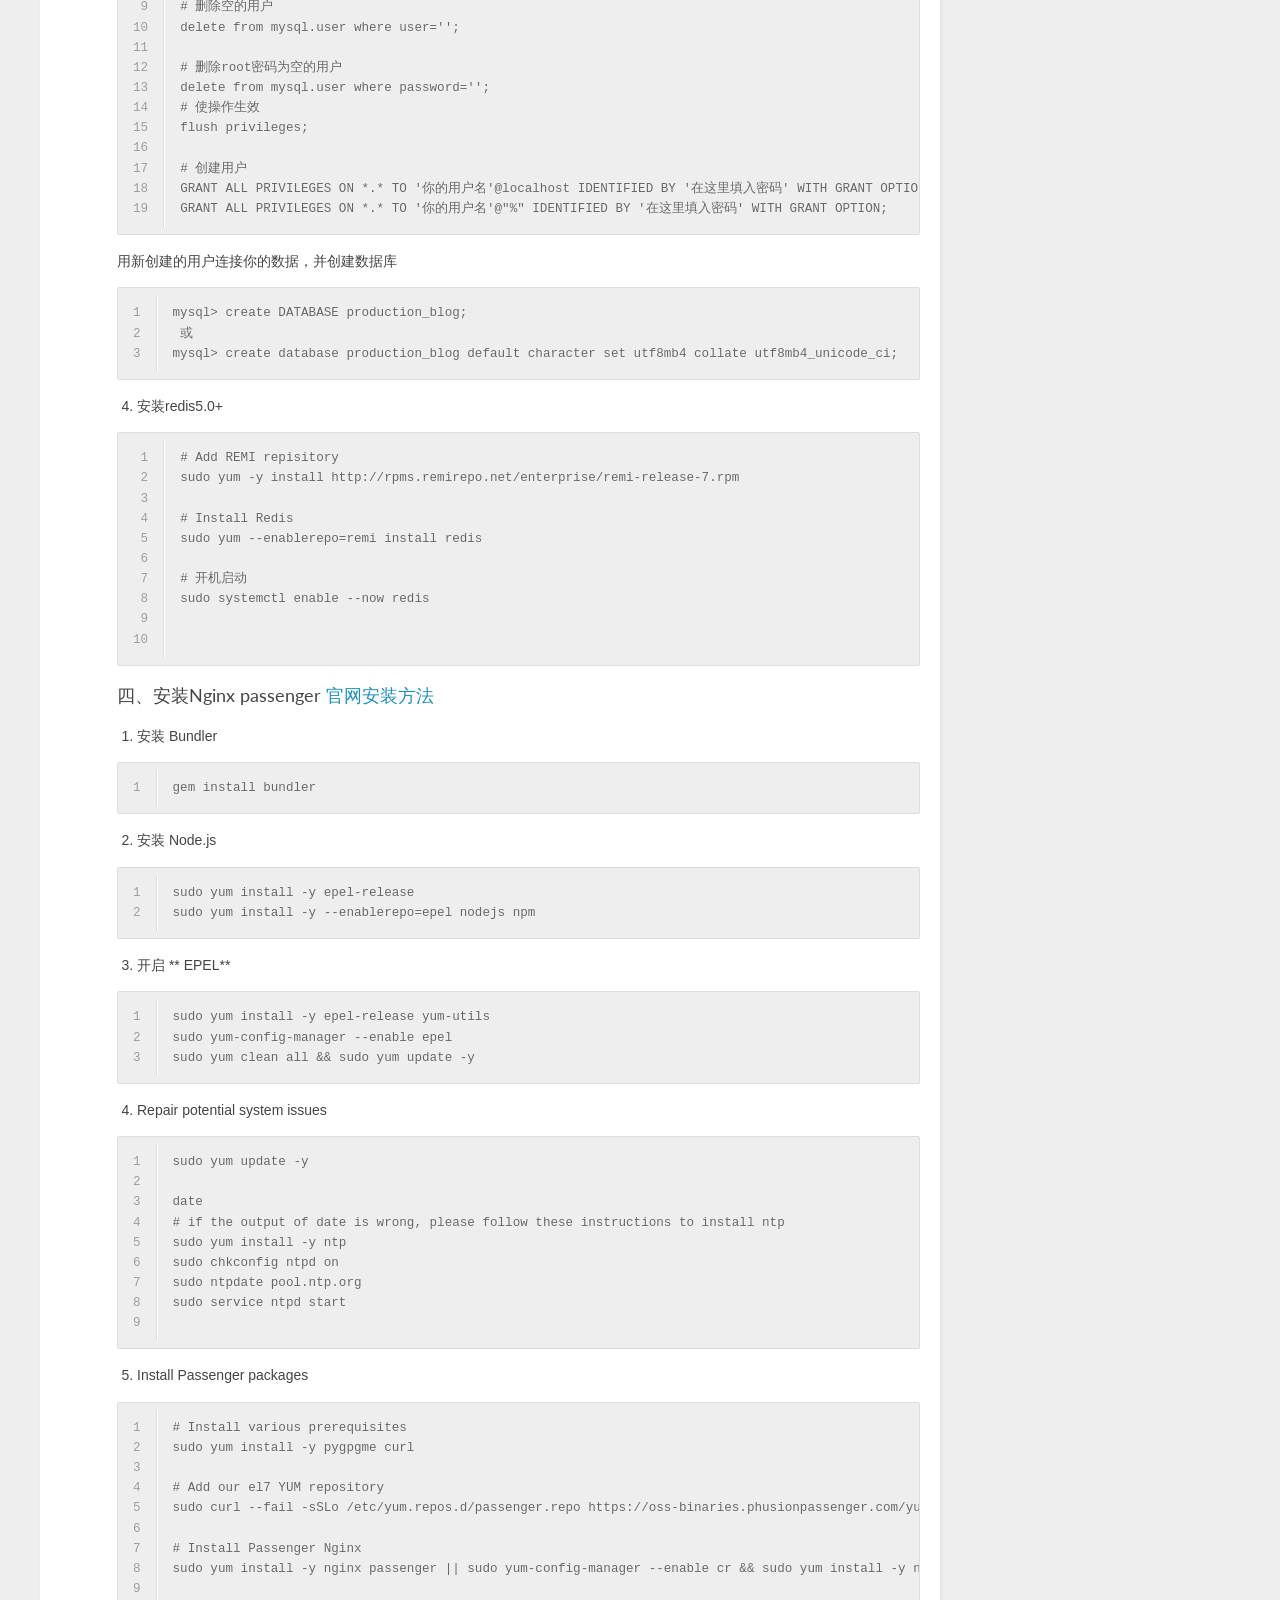
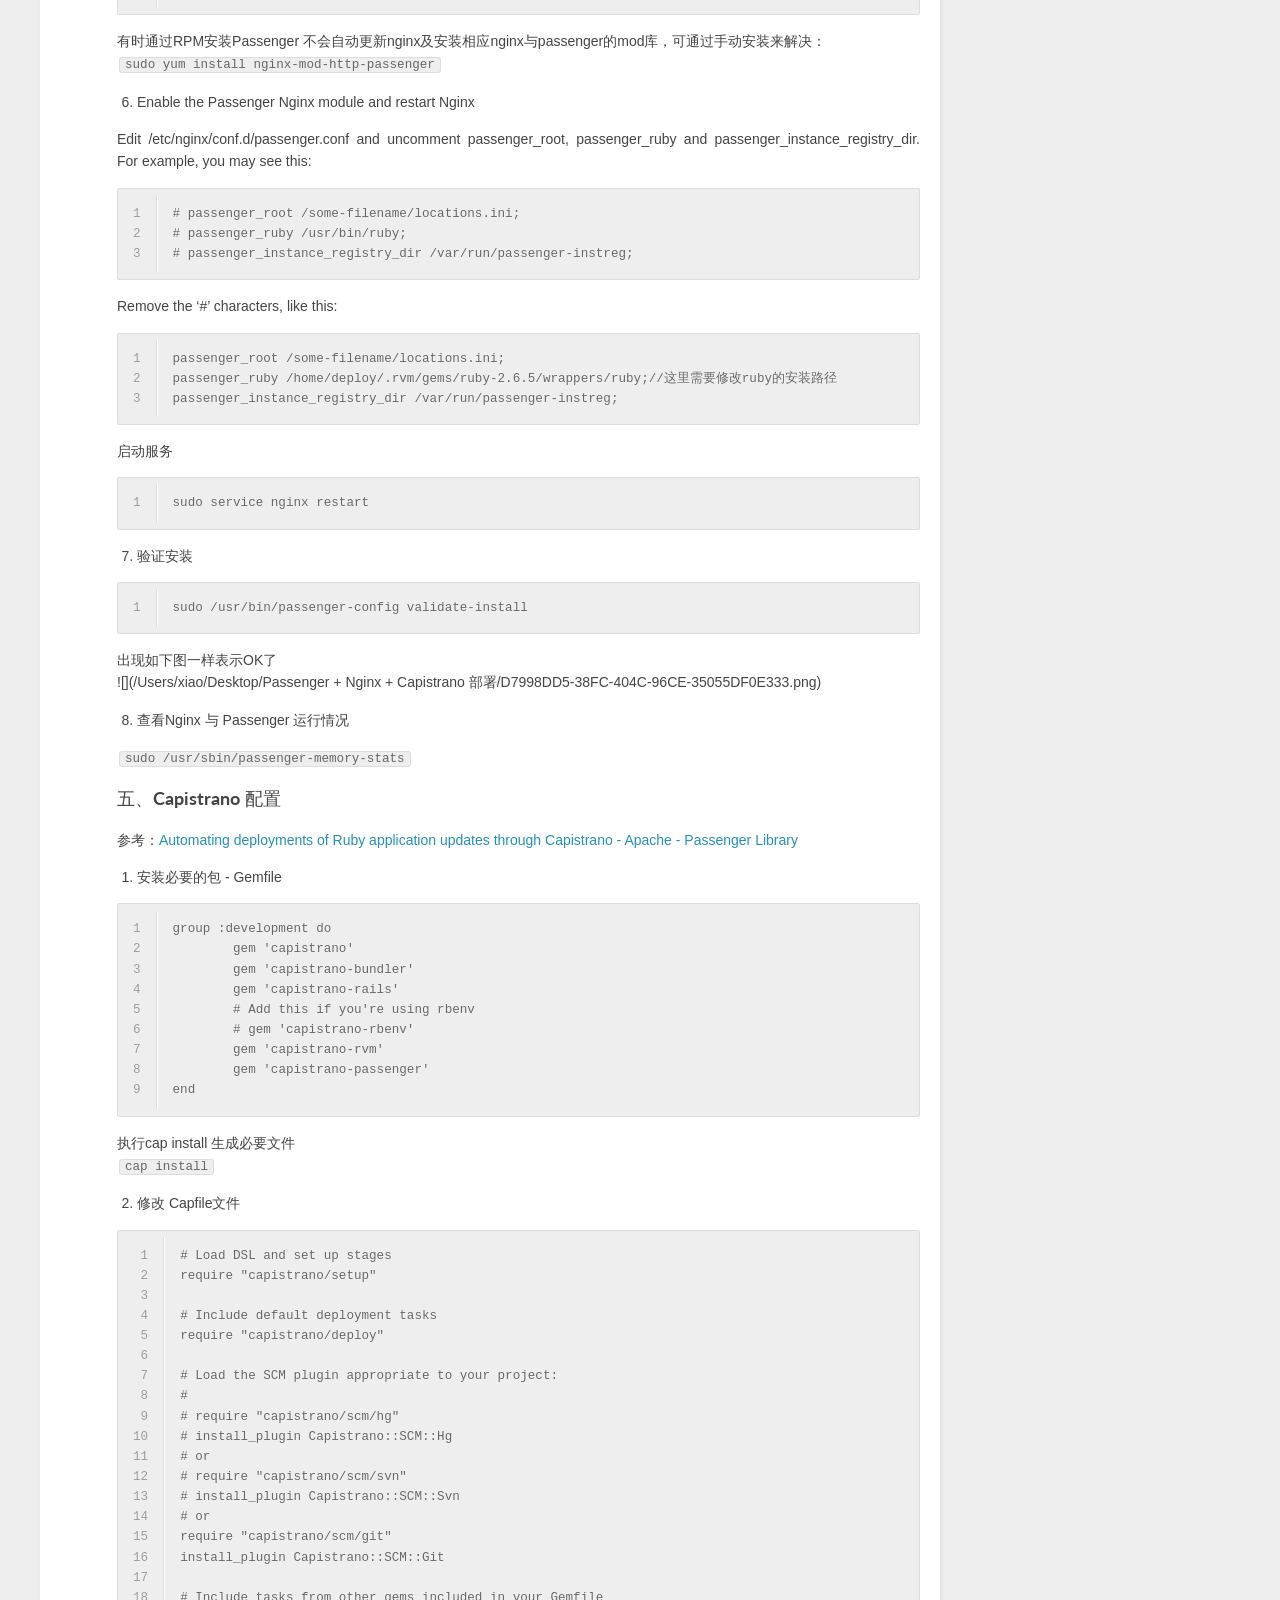
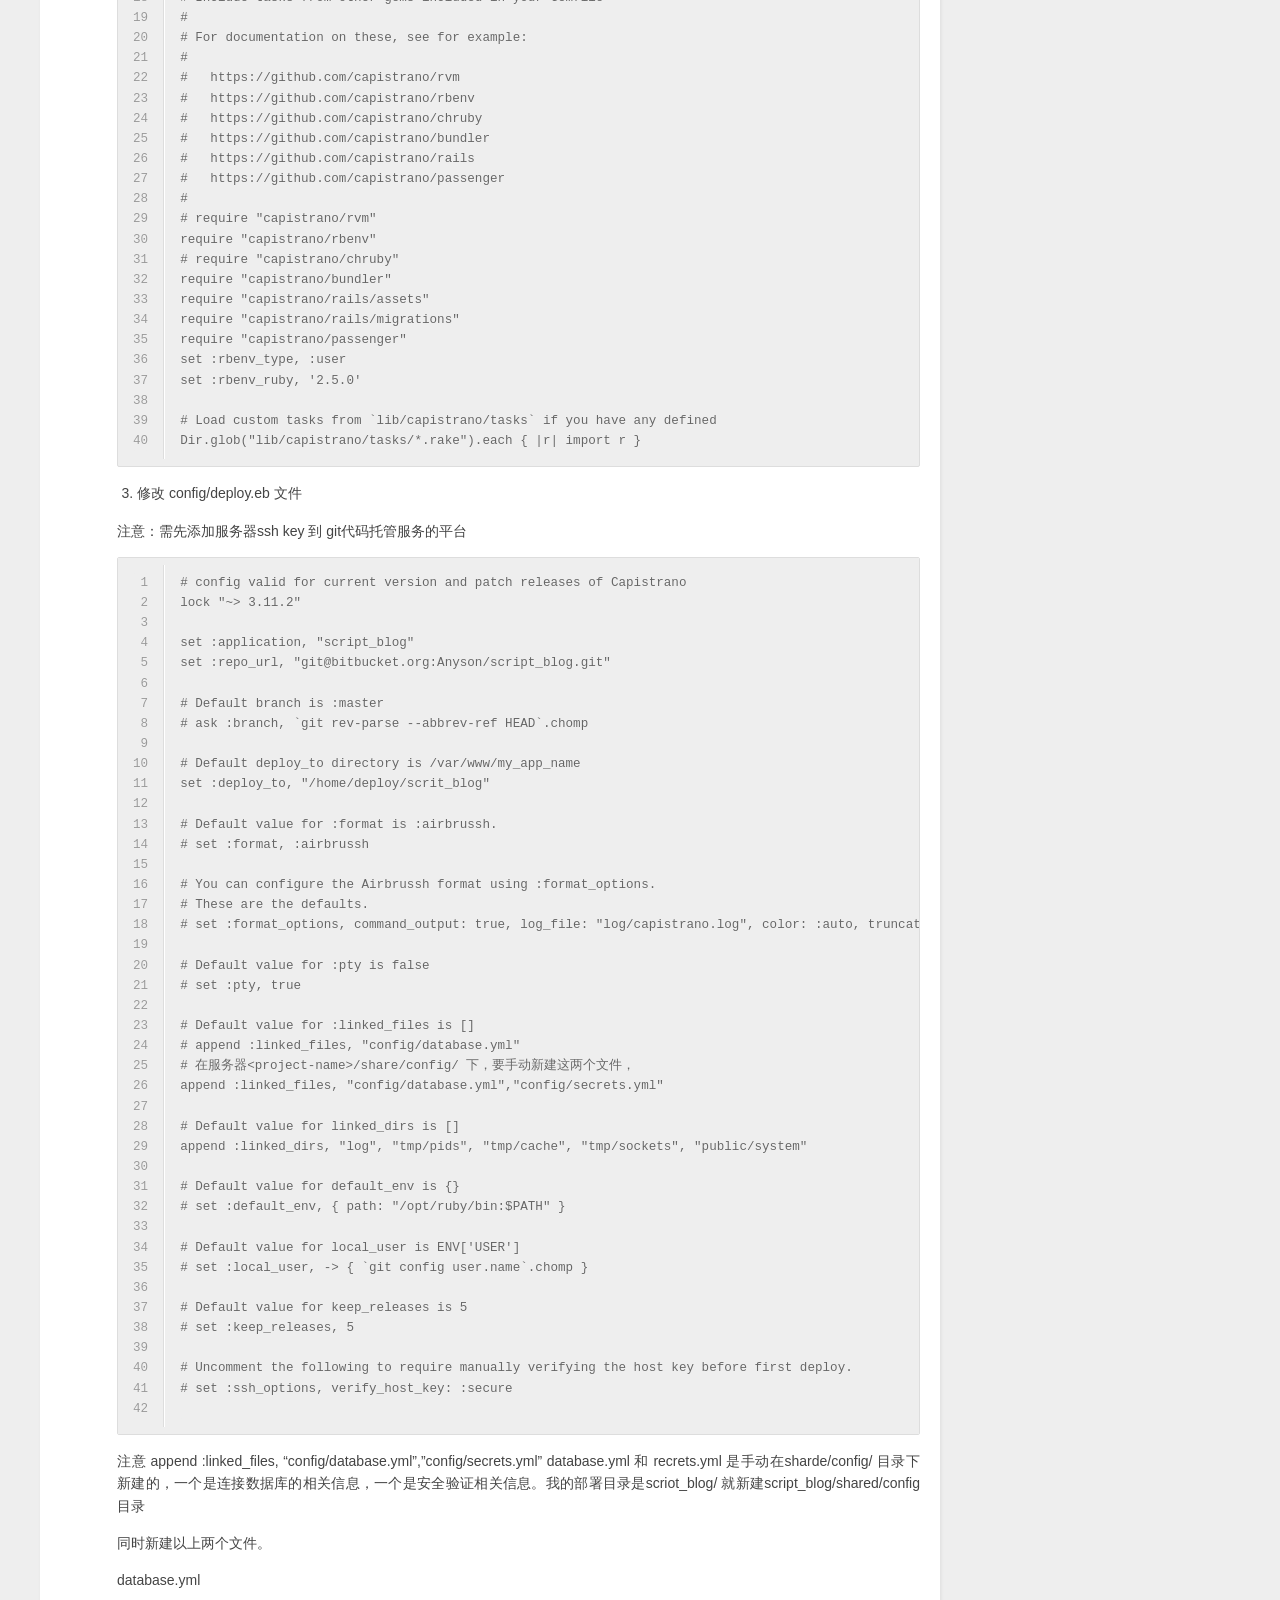
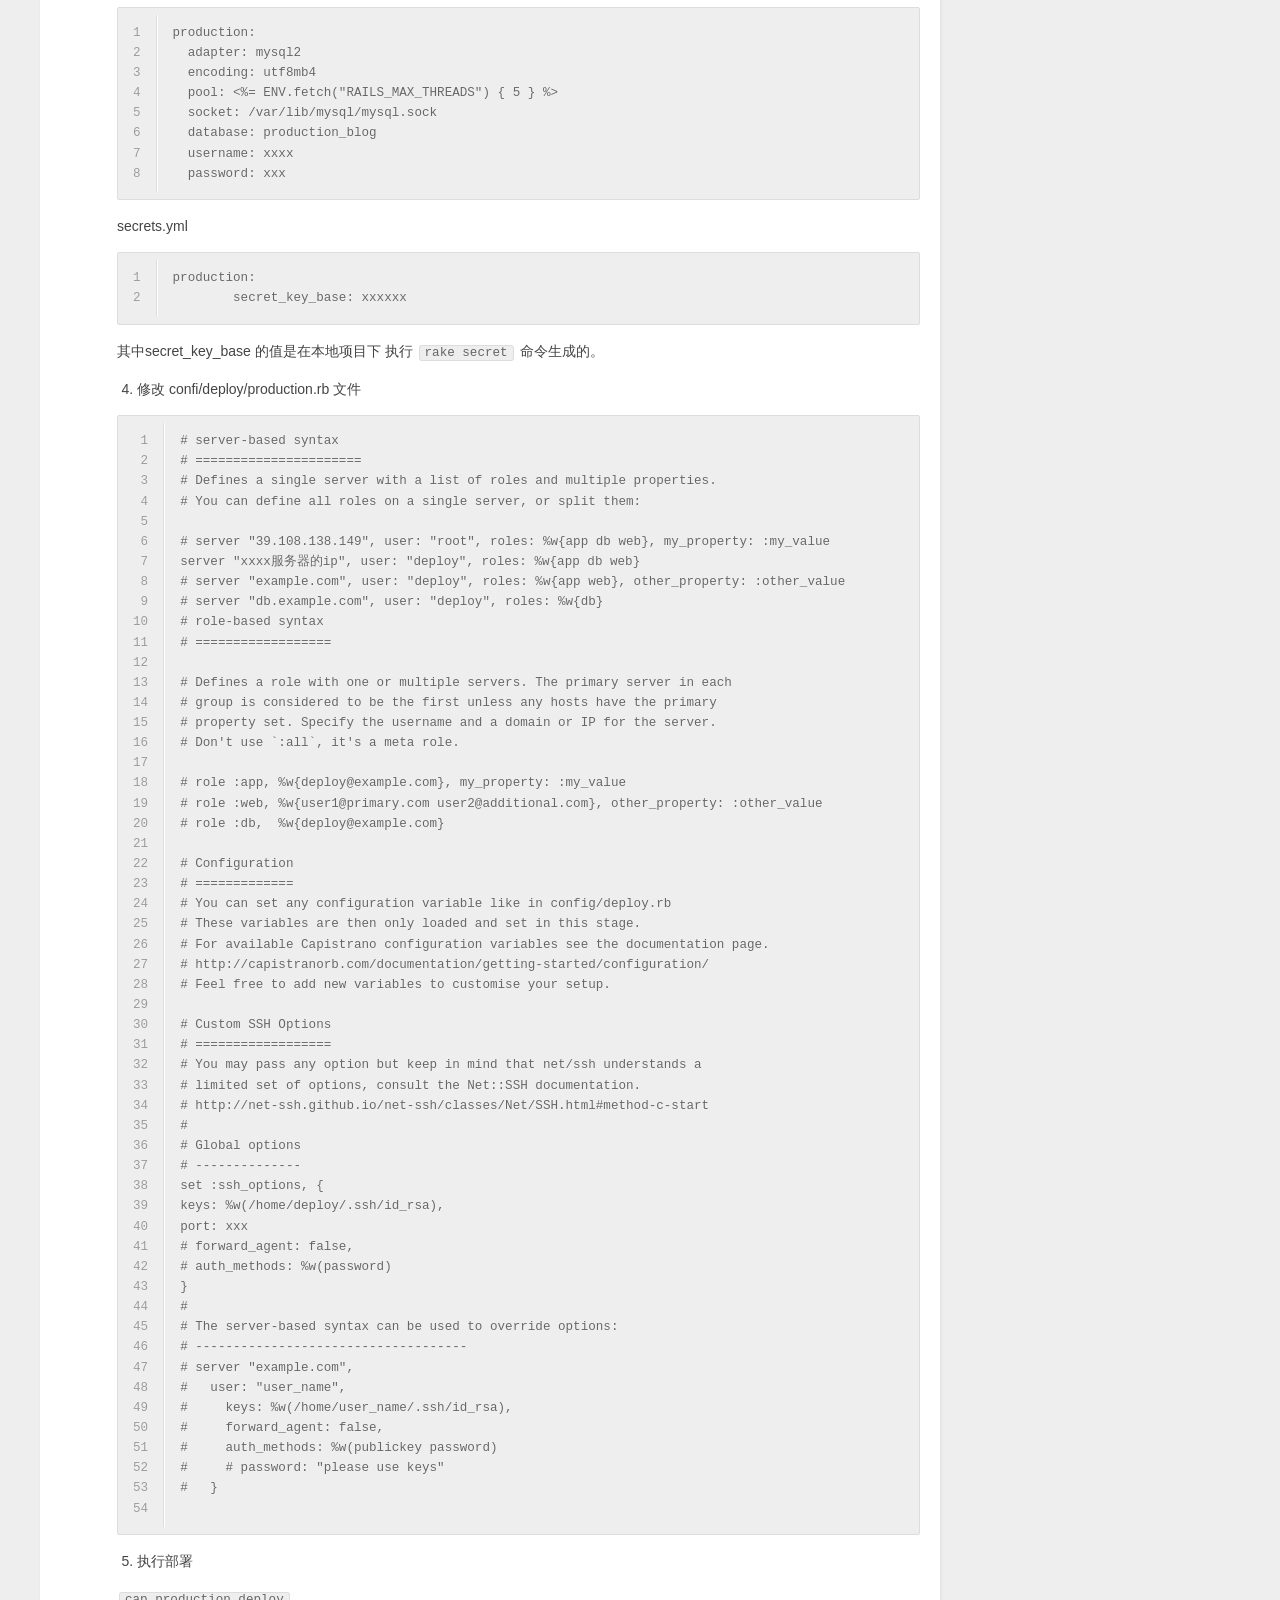
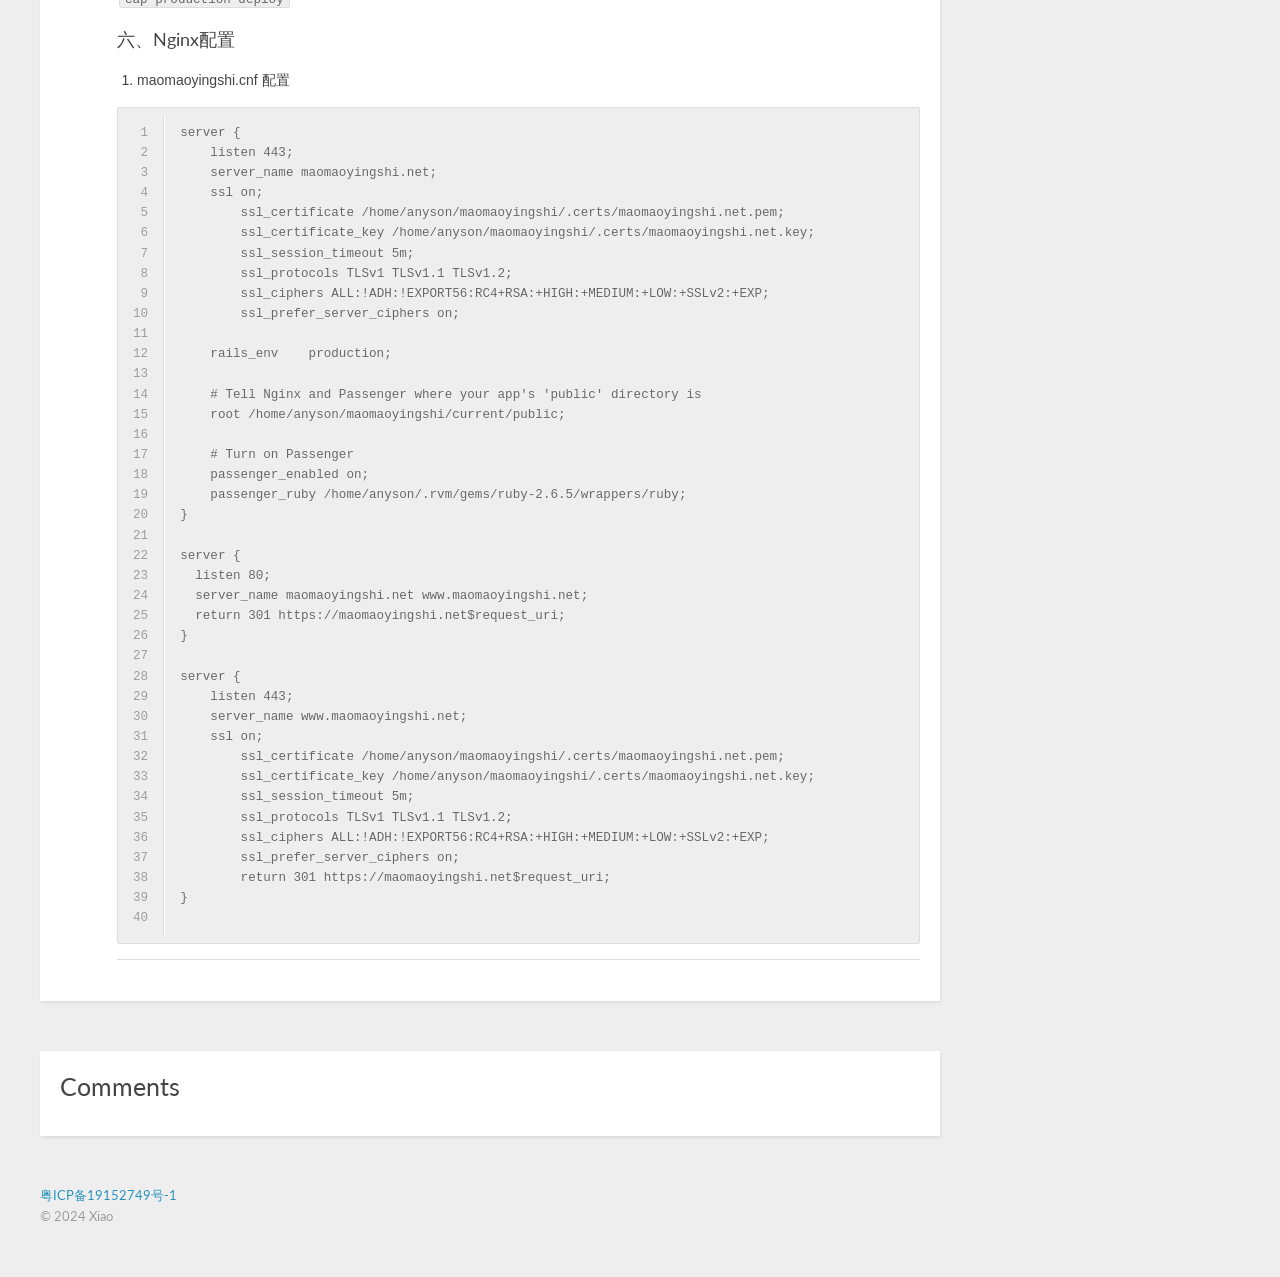
<file: 2024/03/28/Passenger部署/index.html>
<!DOCTYPE HTML>
<html lang="zh-Hans">
<head>
  <meta charset="utf-8">
  
  <title>Passenger部署 | 神来之笔</title>
  <meta name="author" content="Xiao">
  
  <meta name="description" content="服务器使用 CentOS
一、添加新用户Deploy
创建一个新用户

adduser deploy

为新用户创建密码

passwd deploy

添加权限

在root用户下，打开 &amp;#x2F;etc&amp;#x2F;sudoers 文件
123# User privilege specifica">
  
  <meta name="viewport" content="width=device-width, initial-scale=1, maximum-scale=1">

  <meta property="og:title" content="Passenger部署"/>
  <meta property="og:site_name" content="神来之笔"/>

  
    <meta property="og:image" content=""/>
  

  <link rel="shortcut icon" href="/favicon.png">
  
  
<link rel="stylesheet" href="/css/style.css">

  <!--[if lt IE 9]><script src="https://cdn.jsdelivr.net/npm/html5shiv@3.7.3/dist/html5shiv.min.js"></script><![endif]-->
  

<meta name="generator" content="Hexo 6.3.0"></head>


<body>
  <header id="header" class="inner"><div class="alignleft">
  <h1><a href="/">神来之笔</a></h1>
  <h2><a href="/"></a></h2>
</div>
<nav id="main-nav" class="alignright">
  <ul>
    
      <li><a href="/null">首页</a></li>
    
      <li><a href="/archives">归档</a></li>
    
  </ul>
  <div class="clearfix"></div>
</nav>
<div class="clearfix"></div>
</header>
  <div id="content" class="inner">
    <div id="main-col" class="alignleft"><div id="wrapper"><article id="post-Passenger部署" class="h-entry post" itemprop="blogPost" itemscope itemtype="https://schema.org/BlogPosting">
  
  <div class="post-content">
    <header>
      
        <div class="icon"></div>
        <time class="dt-published" datetime="2024-03-28T09:29:48.000Z"><a href="/2024/03/28/Passenger%E9%83%A8%E7%BD%B2/">2024-03-28</a></time>
      
      
  
    <h1 class="p-name title" itemprop="headline name">Passenger部署</h1>
  

    </header>
    <div class="e-content entry" itemprop="articleBody">
      
        <p>服务器使用 CentOS</p>
<h3 id="一、添加新用户Deploy"><a href="#一、添加新用户Deploy" class="headerlink" title="一、添加新用户Deploy"></a>一、添加新用户Deploy</h3><ol>
<li>创建一个新用户</li>
</ol>
<p><code>adduser deploy</code></p>
<ol start="2">
<li>为新用户创建密码</li>
</ol>
<p><code>passwd deploy</code></p>
<ol start="3">
<li>添加权限</li>
</ol>
<p>在root用户下，打开 <em>&#x2F;etc&#x2F;sudoers</em> 文件</p>
<figure class="highlight plaintext"><table><tr><td class="gutter"><pre><span class="line">1</span><br><span class="line">2</span><br><span class="line">3</span><br></pre></td><td class="code"><pre><span class="line"># User privilege specification</span><br><span class="line">root    ALL=(ALL:ALL) ALL</span><br><span class="line">deploy  ALL=(ALL:ALL) ALL # 添加这一行，使deploy具有使用sudo的权限</span><br></pre></td></tr></table></figure>

<ol start="4">
<li>切换到 deploy 用户</li>
</ol>
<p><code>su deploy</code></p>
<h3 id="二、Ruby-与-Rails-安装"><a href="#二、Ruby-与-Rails-安装" class="headerlink" title="二、Ruby 与 Rails 安装"></a>二、Ruby 与 Rails 安装</h3><ol>
<li>更新所有yum 安装包</li>
</ol>
<figure class="highlight plaintext"><table><tr><td class="gutter"><pre><span class="line">1</span><br><span class="line">2</span><br><span class="line">3</span><br></pre></td><td class="code"><pre><span class="line">sudo yum update</span><br><span class="line">sudo yum -y install make gcc openssl-devel zlib-devel gcc gcc-c++ make autoconf readline-devel curl-devel expat-devel gettext-devel ncurses-devel sqlite3-devel mysql-devel httpd-devel wget which git ImageMagick ImageMagick-devel</span><br><span class="line"></span><br></pre></td></tr></table></figure>

<ol start="2">
<li>安装Rvm，切回到deploy用户目录下<code>su deploy</code></li>
</ol>
<figure class="highlight plaintext"><table><tr><td class="gutter"><pre><span class="line">1</span><br><span class="line">2</span><br><span class="line">3</span><br><span class="line">4</span><br><span class="line">5</span><br><span class="line">6</span><br><span class="line">7</span><br><span class="line">8</span><br></pre></td><td class="code"><pre><span class="line">gpg2 —recv-keys 409B6B1796C275462A1703113804BB82D39DC0E3 7D2BAF1CF37B13E2069D6956105BD0E739499BDB</span><br><span class="line"></span><br><span class="line">\curl -sSL https://get.rvm.io | bash -s stable</span><br><span class="line"></span><br><span class="line">echo &#x27;[[ -s &quot;$HOME/.rvm/scripts/rvm&quot; ]] &amp;&amp; . &quot;$HOME/.rvm/scripts/rvm&quot;&#x27; &gt;&gt;~/.bashrc</span><br><span class="line"></span><br><span class="line">source ~/.bashrc</span><br><span class="line"></span><br></pre></td></tr></table></figure>

<p>get.rvm.io 是重定向到 <a target="_blank" rel="noopener" href="https://raw.githubusercontent.com/rvm/rvm/master/binscripts/rvm-installer">https://raw.githubusercontent.com/rvm/rvm/master/binscripts/rvm-installer</a> 这个地址的。可是有些国内机构的网络中，raw.githubusercontent.com这个域名是被屏蔽的。<br>解决办法：<br>可先在本地下载rvm-installer脚本，再拷贝脚本到服务器后，再执行安装命令</p>
<figure class="highlight plaintext"><table><tr><td class="gutter"><pre><span class="line">1</span><br><span class="line">2</span><br><span class="line">3</span><br><span class="line">4</span><br><span class="line">5</span><br><span class="line">6</span><br><span class="line">7</span><br><span class="line">8</span><br></pre></td><td class="code"><pre><span class="line"># 1. 本机上下载</span><br><span class="line">curl -L get.rvm.io &gt; rvm-installer.sh</span><br><span class="line"></span><br><span class="line"># 2. 拷贝rvm-installer.sh到服务器</span><br><span class="line"></span><br><span class="line"># 3. 服务器本地执行安装命令</span><br><span class="line">cat rvm-installer.sh | bash -s stable</span><br><span class="line"></span><br></pre></td></tr></table></figure>

<p>官方安装说明：<a target="_blank" rel="noopener" href="https://rvm.io/rvm/install">RVM: Ruby Version Manager -      Installing RVM</a></p>
<p>验证rvm是否安装成功</p>
<figure class="highlight plaintext"><table><tr><td class="gutter"><pre><span class="line">1</span><br></pre></td><td class="code"><pre><span class="line">rvm -v</span><br></pre></td></tr></table></figure>

<ol start="3">
<li>安装RVM依赖</li>
</ol>
<p><code>rvm requirements</code></p>
<p>更换镜像源</p>
<figure class="highlight plaintext"><table><tr><td class="gutter"><pre><span class="line">1</span><br><span class="line">2</span><br><span class="line">3</span><br><span class="line">4</span><br><span class="line">5</span><br></pre></td><td class="code"><pre><span class="line">$ gem sources —add https://gems.ruby-china.com/ —remove https://rubygems.org/</span><br><span class="line">$ gem sources -l</span><br><span class="line">https://gems.ruby-china.com</span><br><span class="line"># 确保只有 gems.ruby-china.com</span><br><span class="line"></span><br></pre></td></tr></table></figure>

<p>检查是否需要设置 rvmsudo_secure_path&#x3D;1</p>
<figure class="highlight plaintext"><table><tr><td class="gutter"><pre><span class="line">1</span><br><span class="line">2</span><br></pre></td><td class="code"><pre><span class="line">$ if sudo grep -q secure_path /etc/sudoers; then sudo sh -c &quot;echo export rvmsudo_secure_path=1 &gt;&gt; /etc/profile.d/rvm_secure_path.sh&quot; &amp;&amp; echo Environment variable installed; fi</span><br><span class="line"></span><br></pre></td></tr></table></figure>

<ol start="4">
<li>安装ruby 2.6.5</li>
</ol>
<figure class="highlight plaintext"><table><tr><td class="gutter"><pre><span class="line">1</span><br><span class="line">2</span><br><span class="line">3</span><br><span class="line">4</span><br></pre></td><td class="code"><pre><span class="line">rvm install 2.6.5</span><br><span class="line">rvm use 2.6.5 --default</span><br><span class="line">ruby -v</span><br><span class="line"></span><br></pre></td></tr></table></figure>

<ol start="5">
<li>安装 Rails</li>
</ol>
<figure class="highlight plaintext"><table><tr><td class="gutter"><pre><span class="line">1</span><br><span class="line">2</span><br><span class="line">3</span><br></pre></td><td class="code"><pre><span class="line">gem install rails --version 6.0.0</span><br><span class="line"></span><br><span class="line">rails -v</span><br></pre></td></tr></table></figure>


<h3 id="三、安装Mysql数据库与redis"><a href="#三、安装Mysql数据库与redis" class="headerlink" title="三、安装Mysql数据库与redis"></a>三、安装Mysql数据库与redis</h3><ol>
<li>安装</li>
</ol>
<figure class="highlight plaintext"><table><tr><td class="gutter"><pre><span class="line">1</span><br></pre></td><td class="code"><pre><span class="line">sudo yum -y install mariadb-server mariadb mysql-devel</span><br></pre></td></tr></table></figure>

<p>注意默认安装的是 mariadb 5.5.3版本<br>目前最新版本是 mariadb 10+，需修改镜像源，参考地址：<a target="_blank" rel="noopener" href="https://downloads.mariadb.org/mariadb/repositories/#distro=CentOS&distro_release=centos7-amd64--centos7&mirror=hostag&version=10.3">MariaDB - Setting up MariaDB Repositories         - MariaDB</a></p>
<p><code>sudo vi /etc/yum.repos.d/MariaDB.repo</code></p>
<p>添加如下内容</p>
<figure class="highlight plaintext"><table><tr><td class="gutter"><pre><span class="line">1</span><br><span class="line">2</span><br><span class="line">3</span><br><span class="line">4</span><br><span class="line">5</span><br><span class="line">6</span><br><span class="line">7</span><br></pre></td><td class="code"><pre><span class="line"># MariaDB 10.4 CentOS repository list - created 2020-05-11 07:36 UTC</span><br><span class="line"># http://downloads.mariadb.org/mariadb/repositories/</span><br><span class="line">[mariadb]</span><br><span class="line">name = MariaDB</span><br><span class="line">baseurl = http://mirrors.neusoft.edu.cn/mariadb/yum/10.4/centos74-amd64/</span><br><span class="line">gpgkey=https://yum.mariadb.org/RPM-GPG-KEY-MariaDB</span><br><span class="line">gpgcheck=0</span><br></pre></td></tr></table></figure>


<ol start="2">
<li>启动服务</li>
</ol>
<figure class="highlight plaintext"><table><tr><td class="gutter"><pre><span class="line">1</span><br><span class="line">2</span><br><span class="line">3</span><br><span class="line">4</span><br><span class="line">5</span><br><span class="line">6</span><br></pre></td><td class="code"><pre><span class="line"># 启动</span><br><span class="line">systemctl start mariadb.service</span><br><span class="line"></span><br><span class="line"># 开机自启动</span><br><span class="line">sudo systemctl enable mariadb.service</span><br><span class="line"></span><br></pre></td></tr></table></figure>

<ol start="3">
<li>连接Mysql</li>
</ol>
<figure class="highlight plaintext"><table><tr><td class="gutter"><pre><span class="line">1</span><br><span class="line">2</span><br><span class="line">3</span><br><span class="line">4</span><br><span class="line">5</span><br><span class="line">6</span><br><span class="line">7</span><br><span class="line">8</span><br><span class="line">9</span><br><span class="line">10</span><br><span class="line">11</span><br><span class="line">12</span><br><span class="line">13</span><br><span class="line">14</span><br><span class="line">15</span><br><span class="line">16</span><br><span class="line">17</span><br><span class="line">18</span><br><span class="line">19</span><br></pre></td><td class="code"><pre><span class="line">sudo mysql -u root</span><br><span class="line"></span><br><span class="line"># 修改root密码</span><br><span class="line">set password for root@localhost=password(&#x27;在这里填入root密码&#x27;);</span><br><span class="line"></span><br><span class="line"># 查看用户信息</span><br><span class="line">select user,host,password from mysql.user;</span><br><span class="line"></span><br><span class="line"># 删除空的用户</span><br><span class="line">delete from mysql.user where user=&#x27;&#x27;;</span><br><span class="line"></span><br><span class="line"># 删除root密码为空的用户</span><br><span class="line">delete from mysql.user where password=&#x27;&#x27;;</span><br><span class="line"># 使操作生效</span><br><span class="line">flush privileges;</span><br><span class="line"></span><br><span class="line"># 创建用户</span><br><span class="line">GRANT ALL PRIVILEGES ON *.* TO &#x27;你的用户名&#x27;@localhost IDENTIFIED BY &#x27;在这里填入密码&#x27; WITH GRANT OPTION;</span><br><span class="line">GRANT ALL PRIVILEGES ON *.* TO &#x27;你的用户名&#x27;@&quot;%&quot; IDENTIFIED BY &#x27;在这里填入密码&#x27; WITH GRANT OPTION;</span><br></pre></td></tr></table></figure>

<p>用新创建的用户连接你的数据，并创建数据库</p>
<figure class="highlight plaintext"><table><tr><td class="gutter"><pre><span class="line">1</span><br><span class="line">2</span><br><span class="line">3</span><br></pre></td><td class="code"><pre><span class="line">mysql&gt; create DATABASE production_blog;</span><br><span class="line"> 或</span><br><span class="line">mysql&gt; create database production_blog default character set utf8mb4 collate utf8mb4_unicode_ci;</span><br></pre></td></tr></table></figure>

<ol start="4">
<li>安装redis5.0+</li>
</ol>
<figure class="highlight plaintext"><table><tr><td class="gutter"><pre><span class="line">1</span><br><span class="line">2</span><br><span class="line">3</span><br><span class="line">4</span><br><span class="line">5</span><br><span class="line">6</span><br><span class="line">7</span><br><span class="line">8</span><br><span class="line">9</span><br><span class="line">10</span><br></pre></td><td class="code"><pre><span class="line"># Add REMI repisitory</span><br><span class="line">sudo yum -y install http://rpms.remirepo.net/enterprise/remi-release-7.rpm</span><br><span class="line"></span><br><span class="line"># Install Redis</span><br><span class="line">sudo yum --enablerepo=remi install redis</span><br><span class="line"></span><br><span class="line"># 开机启动</span><br><span class="line">sudo systemctl enable --now redis</span><br><span class="line"></span><br><span class="line"></span><br></pre></td></tr></table></figure>


<h3 id="四、安装Nginx-passenger-官网安装方法"><a href="#四、安装Nginx-passenger-官网安装方法" class="headerlink" title="四、安装Nginx passenger  官网安装方法"></a>四、安装Nginx passenger  <a target="_blank" rel="noopener" href="https://www.phusionpassenger.com/library/walkthroughs/deploy/ruby/ownserver/nginx/oss/install_language_runtime.html">官网安装方法</a></h3><ol>
<li>安装 Bundler</li>
</ol>
<figure class="highlight plaintext"><table><tr><td class="gutter"><pre><span class="line">1</span><br></pre></td><td class="code"><pre><span class="line">gem install bundler</span><br></pre></td></tr></table></figure>

<ol start="2">
<li>安装 Node.js</li>
</ol>
<figure class="highlight plaintext"><table><tr><td class="gutter"><pre><span class="line">1</span><br><span class="line">2</span><br></pre></td><td class="code"><pre><span class="line">sudo yum install -y epel-release</span><br><span class="line">sudo yum install -y --enablerepo=epel nodejs npm</span><br></pre></td></tr></table></figure>


<ol start="3">
<li>开启 ** EPEL**</li>
</ol>
<figure class="highlight plaintext"><table><tr><td class="gutter"><pre><span class="line">1</span><br><span class="line">2</span><br><span class="line">3</span><br></pre></td><td class="code"><pre><span class="line">sudo yum install -y epel-release yum-utils</span><br><span class="line">sudo yum-config-manager --enable epel</span><br><span class="line">sudo yum clean all &amp;&amp; sudo yum update -y</span><br></pre></td></tr></table></figure>

<ol start="4">
<li>Repair potential system issues</li>
</ol>
<figure class="highlight plaintext"><table><tr><td class="gutter"><pre><span class="line">1</span><br><span class="line">2</span><br><span class="line">3</span><br><span class="line">4</span><br><span class="line">5</span><br><span class="line">6</span><br><span class="line">7</span><br><span class="line">8</span><br><span class="line">9</span><br></pre></td><td class="code"><pre><span class="line">sudo yum update -y</span><br><span class="line"></span><br><span class="line">date</span><br><span class="line"># if the output of date is wrong, please follow these instructions to install ntp</span><br><span class="line">sudo yum install -y ntp</span><br><span class="line">sudo chkconfig ntpd on</span><br><span class="line">sudo ntpdate pool.ntp.org</span><br><span class="line">sudo service ntpd start</span><br><span class="line"></span><br></pre></td></tr></table></figure>

<ol start="5">
<li>Install Passenger packages</li>
</ol>
<figure class="highlight plaintext"><table><tr><td class="gutter"><pre><span class="line">1</span><br><span class="line">2</span><br><span class="line">3</span><br><span class="line">4</span><br><span class="line">5</span><br><span class="line">6</span><br><span class="line">7</span><br><span class="line">8</span><br><span class="line">9</span><br></pre></td><td class="code"><pre><span class="line"># Install various prerequisites</span><br><span class="line">sudo yum install -y pygpgme curl</span><br><span class="line"></span><br><span class="line"># Add our el7 YUM repository</span><br><span class="line">sudo curl --fail -sSLo /etc/yum.repos.d/passenger.repo https://oss-binaries.phusionpassenger.com/yum/definitions/el-passenger.repo</span><br><span class="line"></span><br><span class="line"># Install Passenger Nginx</span><br><span class="line">sudo yum install -y nginx passenger || sudo yum-config-manager --enable cr &amp;&amp; sudo yum install -y nginx passenger</span><br><span class="line"></span><br></pre></td></tr></table></figure>

<p>有时通过RPM安装Passenger 不会自动更新nginx及安装相应nginx与passenger的mod库，可通过手动安装来解决：<br><code>sudo yum install nginx-mod-http-passenger </code></p>
<ol start="6">
<li>Enable the Passenger Nginx module and restart Nginx</li>
</ol>
<p>Edit &#x2F;etc&#x2F;nginx&#x2F;conf.d&#x2F;passenger.conf and uncomment passenger_root, passenger_ruby and passenger_instance_registry_dir. For example, you may see this:</p>
<figure class="highlight plaintext"><table><tr><td class="gutter"><pre><span class="line">1</span><br><span class="line">2</span><br><span class="line">3</span><br></pre></td><td class="code"><pre><span class="line"># passenger_root /some-filename/locations.ini;</span><br><span class="line"># passenger_ruby /usr/bin/ruby;</span><br><span class="line"># passenger_instance_registry_dir /var/run/passenger-instreg;</span><br></pre></td></tr></table></figure>

<p>Remove the ‘#’ characters, like this:</p>
<figure class="highlight plaintext"><table><tr><td class="gutter"><pre><span class="line">1</span><br><span class="line">2</span><br><span class="line">3</span><br></pre></td><td class="code"><pre><span class="line">passenger_root /some-filename/locations.ini;</span><br><span class="line">passenger_ruby /home/deploy/.rvm/gems/ruby-2.6.5/wrappers/ruby;//这里需要修改ruby的安装路径</span><br><span class="line">passenger_instance_registry_dir /var/run/passenger-instreg;</span><br></pre></td></tr></table></figure>

<p>启动服务</p>
<figure class="highlight plaintext"><table><tr><td class="gutter"><pre><span class="line">1</span><br></pre></td><td class="code"><pre><span class="line">sudo service nginx restart</span><br></pre></td></tr></table></figure>

<ol start="7">
<li>验证安装</li>
</ol>
<figure class="highlight plaintext"><table><tr><td class="gutter"><pre><span class="line">1</span><br></pre></td><td class="code"><pre><span class="line">sudo /usr/bin/passenger-config validate-install</span><br></pre></td></tr></table></figure>

<p>出现如下图一样表示OK了<br>![](&#x2F;Users&#x2F;xiao&#x2F;Desktop&#x2F;Passenger + Nginx + Capistrano 部署&#x2F;D7998DD5-38FC-404C-96CE-35055DF0E333.png)</p>
<ol start="8">
<li>查看Nginx 与 Passenger 运行情况</li>
</ol>
<p><code>sudo /usr/sbin/passenger-memory-stats</code></p>
<h3 id="五、Capistrano-配置"><a href="#五、Capistrano-配置" class="headerlink" title="五、Capistrano 配置"></a>五、<strong>Capistrano</strong> 配置</h3><p>参考：<a target="_blank" rel="noopener" href="https://www.phusionpassenger.com/library/deploy/apache/automating_app_updates/ruby/">Automating deployments of Ruby application updates through Capistrano - Apache - Passenger Library</a></p>
<ol>
<li>安装必要的包 - Gemfile</li>
</ol>
<figure class="highlight plaintext"><table><tr><td class="gutter"><pre><span class="line">1</span><br><span class="line">2</span><br><span class="line">3</span><br><span class="line">4</span><br><span class="line">5</span><br><span class="line">6</span><br><span class="line">7</span><br><span class="line">8</span><br><span class="line">9</span><br></pre></td><td class="code"><pre><span class="line">group :development do</span><br><span class="line">	gem &#x27;capistrano&#x27;</span><br><span class="line">	gem &#x27;capistrano-bundler&#x27;</span><br><span class="line">	gem &#x27;capistrano-rails&#x27;</span><br><span class="line">	# Add this if you&#x27;re using rbenv</span><br><span class="line">	# gem &#x27;capistrano-rbenv&#x27;</span><br><span class="line">	gem &#x27;capistrano-rvm&#x27;</span><br><span class="line">	gem &#x27;capistrano-passenger&#x27;</span><br><span class="line">end</span><br></pre></td></tr></table></figure>

<p>执行cap install 生成必要文件<br><code>cap install</code></p>
<ol start="2">
<li>修改 Capfile文件</li>
</ol>
<figure class="highlight plaintext"><table><tr><td class="gutter"><pre><span class="line">1</span><br><span class="line">2</span><br><span class="line">3</span><br><span class="line">4</span><br><span class="line">5</span><br><span class="line">6</span><br><span class="line">7</span><br><span class="line">8</span><br><span class="line">9</span><br><span class="line">10</span><br><span class="line">11</span><br><span class="line">12</span><br><span class="line">13</span><br><span class="line">14</span><br><span class="line">15</span><br><span class="line">16</span><br><span class="line">17</span><br><span class="line">18</span><br><span class="line">19</span><br><span class="line">20</span><br><span class="line">21</span><br><span class="line">22</span><br><span class="line">23</span><br><span class="line">24</span><br><span class="line">25</span><br><span class="line">26</span><br><span class="line">27</span><br><span class="line">28</span><br><span class="line">29</span><br><span class="line">30</span><br><span class="line">31</span><br><span class="line">32</span><br><span class="line">33</span><br><span class="line">34</span><br><span class="line">35</span><br><span class="line">36</span><br><span class="line">37</span><br><span class="line">38</span><br><span class="line">39</span><br><span class="line">40</span><br></pre></td><td class="code"><pre><span class="line"># Load DSL and set up stages</span><br><span class="line">require &quot;capistrano/setup&quot;</span><br><span class="line"></span><br><span class="line"># Include default deployment tasks</span><br><span class="line">require &quot;capistrano/deploy&quot;</span><br><span class="line"></span><br><span class="line"># Load the SCM plugin appropriate to your project:</span><br><span class="line">#</span><br><span class="line"># require &quot;capistrano/scm/hg&quot;</span><br><span class="line"># install_plugin Capistrano::SCM::Hg</span><br><span class="line"># or</span><br><span class="line"># require &quot;capistrano/scm/svn&quot;</span><br><span class="line"># install_plugin Capistrano::SCM::Svn</span><br><span class="line"># or</span><br><span class="line">require &quot;capistrano/scm/git&quot;</span><br><span class="line">install_plugin Capistrano::SCM::Git</span><br><span class="line"></span><br><span class="line"># Include tasks from other gems included in your Gemfile</span><br><span class="line">#</span><br><span class="line"># For documentation on these, see for example:</span><br><span class="line">#</span><br><span class="line">#   https://github.com/capistrano/rvm</span><br><span class="line">#   https://github.com/capistrano/rbenv</span><br><span class="line">#   https://github.com/capistrano/chruby</span><br><span class="line">#   https://github.com/capistrano/bundler</span><br><span class="line">#   https://github.com/capistrano/rails</span><br><span class="line">#   https://github.com/capistrano/passenger</span><br><span class="line">#</span><br><span class="line"># require &quot;capistrano/rvm&quot;</span><br><span class="line">require &quot;capistrano/rbenv&quot;</span><br><span class="line"># require &quot;capistrano/chruby&quot;</span><br><span class="line">require &quot;capistrano/bundler&quot;</span><br><span class="line">require &quot;capistrano/rails/assets&quot;</span><br><span class="line">require &quot;capistrano/rails/migrations&quot;</span><br><span class="line">require &quot;capistrano/passenger&quot;</span><br><span class="line">set :rbenv_type, :user</span><br><span class="line">set :rbenv_ruby, &#x27;2.5.0&#x27;</span><br><span class="line"></span><br><span class="line"># Load custom tasks from `lib/capistrano/tasks` if you have any defined</span><br><span class="line">Dir.glob(&quot;lib/capistrano/tasks/*.rake&quot;).each &#123; |r| import r &#125; </span><br></pre></td></tr></table></figure>

<ol start="3">
<li>修改 config&#x2F;deploy.eb 文件</li>
</ol>
<p>注意：需先添加服务器ssh key 到 git代码托管服务的平台</p>
<figure class="highlight plaintext"><table><tr><td class="gutter"><pre><span class="line">1</span><br><span class="line">2</span><br><span class="line">3</span><br><span class="line">4</span><br><span class="line">5</span><br><span class="line">6</span><br><span class="line">7</span><br><span class="line">8</span><br><span class="line">9</span><br><span class="line">10</span><br><span class="line">11</span><br><span class="line">12</span><br><span class="line">13</span><br><span class="line">14</span><br><span class="line">15</span><br><span class="line">16</span><br><span class="line">17</span><br><span class="line">18</span><br><span class="line">19</span><br><span class="line">20</span><br><span class="line">21</span><br><span class="line">22</span><br><span class="line">23</span><br><span class="line">24</span><br><span class="line">25</span><br><span class="line">26</span><br><span class="line">27</span><br><span class="line">28</span><br><span class="line">29</span><br><span class="line">30</span><br><span class="line">31</span><br><span class="line">32</span><br><span class="line">33</span><br><span class="line">34</span><br><span class="line">35</span><br><span class="line">36</span><br><span class="line">37</span><br><span class="line">38</span><br><span class="line">39</span><br><span class="line">40</span><br><span class="line">41</span><br><span class="line">42</span><br></pre></td><td class="code"><pre><span class="line"># config valid for current version and patch releases of Capistrano</span><br><span class="line">lock &quot;~&gt; 3.11.2&quot;</span><br><span class="line"></span><br><span class="line">set :application, &quot;script_blog&quot;</span><br><span class="line">set :repo_url, &quot;git@bitbucket.org:Anyson/script_blog.git&quot;</span><br><span class="line"></span><br><span class="line"># Default branch is :master</span><br><span class="line"># ask :branch, `git rev-parse --abbrev-ref HEAD`.chomp</span><br><span class="line"></span><br><span class="line"># Default deploy_to directory is /var/www/my_app_name</span><br><span class="line">set :deploy_to, &quot;/home/deploy/scrit_blog&quot;</span><br><span class="line"></span><br><span class="line"># Default value for :format is :airbrussh.</span><br><span class="line"># set :format, :airbrussh</span><br><span class="line"></span><br><span class="line"># You can configure the Airbrussh format using :format_options.</span><br><span class="line"># These are the defaults.</span><br><span class="line"># set :format_options, command_output: true, log_file: &quot;log/capistrano.log&quot;, color: :auto, truncate: :auto</span><br><span class="line"></span><br><span class="line"># Default value for :pty is false</span><br><span class="line"># set :pty, true</span><br><span class="line"></span><br><span class="line"># Default value for :linked_files is []</span><br><span class="line"># append :linked_files, &quot;config/database.yml&quot;</span><br><span class="line"># 在服务器&lt;project-name&gt;/share/config/ 下，要手动新建这两个文件，</span><br><span class="line">append :linked_files, &quot;config/database.yml&quot;,&quot;config/secrets.yml&quot;</span><br><span class="line"></span><br><span class="line"># Default value for linked_dirs is []</span><br><span class="line">append :linked_dirs, &quot;log&quot;, &quot;tmp/pids&quot;, &quot;tmp/cache&quot;, &quot;tmp/sockets&quot;, &quot;public/system&quot;</span><br><span class="line"></span><br><span class="line"># Default value for default_env is &#123;&#125;</span><br><span class="line"># set :default_env, &#123; path: &quot;/opt/ruby/bin:$PATH&quot; &#125;</span><br><span class="line"></span><br><span class="line"># Default value for local_user is ENV[&#x27;USER&#x27;]</span><br><span class="line"># set :local_user, -&gt; &#123; `git config user.name`.chomp &#125;</span><br><span class="line"></span><br><span class="line"># Default value for keep_releases is 5</span><br><span class="line"># set :keep_releases, 5</span><br><span class="line"></span><br><span class="line"># Uncomment the following to require manually verifying the host key before first deploy.</span><br><span class="line"># set :ssh_options, verify_host_key: :secure</span><br><span class="line"></span><br></pre></td></tr></table></figure>

<p>注意 append :linked_files, “config&#x2F;database.yml”,”config&#x2F;secrets.yml” database.yml 和 recrets.yml 是手动在sharde&#x2F;config&#x2F; 目录下新建的，一个是连接数据库的相关信息，一个是安全验证相关信息。我的部署目录是scriot_blog&#x2F; 就新建script_blog&#x2F;shared&#x2F;config 目录</p>
<p>同时新建以上两个文件。</p>
<p>database.yml</p>
<figure class="highlight plaintext"><table><tr><td class="gutter"><pre><span class="line">1</span><br><span class="line">2</span><br><span class="line">3</span><br><span class="line">4</span><br><span class="line">5</span><br><span class="line">6</span><br><span class="line">7</span><br><span class="line">8</span><br></pre></td><td class="code"><pre><span class="line">production:</span><br><span class="line">  adapter: mysql2</span><br><span class="line">  encoding: utf8mb4</span><br><span class="line">  pool: &lt;%= ENV.fetch(&quot;RAILS_MAX_THREADS&quot;) &#123; 5 &#125; %&gt;</span><br><span class="line">  socket: /var/lib/mysql/mysql.sock</span><br><span class="line">  database: production_blog</span><br><span class="line">  username: xxxx</span><br><span class="line">  password: xxx</span><br></pre></td></tr></table></figure>

<p>secrets.yml</p>
<figure class="highlight plaintext"><table><tr><td class="gutter"><pre><span class="line">1</span><br><span class="line">2</span><br></pre></td><td class="code"><pre><span class="line">production:</span><br><span class="line">	secret_key_base: xxxxxx</span><br></pre></td></tr></table></figure>

<p>其中secret_key_base 的值是在本地项目下 执行 <code>rake secret</code> 命令生成的。</p>
<ol start="4">
<li>修改 confi&#x2F;deploy&#x2F;production.rb 文件</li>
</ol>
<figure class="highlight plaintext"><table><tr><td class="gutter"><pre><span class="line">1</span><br><span class="line">2</span><br><span class="line">3</span><br><span class="line">4</span><br><span class="line">5</span><br><span class="line">6</span><br><span class="line">7</span><br><span class="line">8</span><br><span class="line">9</span><br><span class="line">10</span><br><span class="line">11</span><br><span class="line">12</span><br><span class="line">13</span><br><span class="line">14</span><br><span class="line">15</span><br><span class="line">16</span><br><span class="line">17</span><br><span class="line">18</span><br><span class="line">19</span><br><span class="line">20</span><br><span class="line">21</span><br><span class="line">22</span><br><span class="line">23</span><br><span class="line">24</span><br><span class="line">25</span><br><span class="line">26</span><br><span class="line">27</span><br><span class="line">28</span><br><span class="line">29</span><br><span class="line">30</span><br><span class="line">31</span><br><span class="line">32</span><br><span class="line">33</span><br><span class="line">34</span><br><span class="line">35</span><br><span class="line">36</span><br><span class="line">37</span><br><span class="line">38</span><br><span class="line">39</span><br><span class="line">40</span><br><span class="line">41</span><br><span class="line">42</span><br><span class="line">43</span><br><span class="line">44</span><br><span class="line">45</span><br><span class="line">46</span><br><span class="line">47</span><br><span class="line">48</span><br><span class="line">49</span><br><span class="line">50</span><br><span class="line">51</span><br><span class="line">52</span><br><span class="line">53</span><br><span class="line">54</span><br></pre></td><td class="code"><pre><span class="line"># server-based syntax</span><br><span class="line"># ======================</span><br><span class="line"># Defines a single server with a list of roles and multiple properties.</span><br><span class="line"># You can define all roles on a single server, or split them:</span><br><span class="line"></span><br><span class="line"># server &quot;39.108.138.149&quot;, user: &quot;root&quot;, roles: %w&#123;app db web&#125;, my_property: :my_value</span><br><span class="line">server &quot;xxxx服务器的ip&quot;, user: &quot;deploy&quot;, roles: %w&#123;app db web&#125;</span><br><span class="line"># server &quot;example.com&quot;, user: &quot;deploy&quot;, roles: %w&#123;app web&#125;, other_property: :other_value</span><br><span class="line"># server &quot;db.example.com&quot;, user: &quot;deploy&quot;, roles: %w&#123;db&#125;</span><br><span class="line"># role-based syntax</span><br><span class="line"># ==================</span><br><span class="line"></span><br><span class="line"># Defines a role with one or multiple servers. The primary server in each</span><br><span class="line"># group is considered to be the first unless any hosts have the primary</span><br><span class="line"># property set. Specify the username and a domain or IP for the server.</span><br><span class="line"># Don&#x27;t use `:all`, it&#x27;s a meta role.</span><br><span class="line"></span><br><span class="line"># role :app, %w&#123;deploy@example.com&#125;, my_property: :my_value</span><br><span class="line"># role :web, %w&#123;user1@primary.com user2@additional.com&#125;, other_property: :other_value</span><br><span class="line"># role :db,  %w&#123;deploy@example.com&#125;</span><br><span class="line"></span><br><span class="line"># Configuration</span><br><span class="line"># =============</span><br><span class="line"># You can set any configuration variable like in config/deploy.rb</span><br><span class="line"># These variables are then only loaded and set in this stage.</span><br><span class="line"># For available Capistrano configuration variables see the documentation page.</span><br><span class="line"># http://capistranorb.com/documentation/getting-started/configuration/</span><br><span class="line"># Feel free to add new variables to customise your setup.</span><br><span class="line"></span><br><span class="line"># Custom SSH Options</span><br><span class="line"># ==================</span><br><span class="line"># You may pass any option but keep in mind that net/ssh understands a</span><br><span class="line"># limited set of options, consult the Net::SSH documentation.</span><br><span class="line"># http://net-ssh.github.io/net-ssh/classes/Net/SSH.html#method-c-start</span><br><span class="line">#</span><br><span class="line"># Global options</span><br><span class="line"># --------------</span><br><span class="line">set :ssh_options, &#123;</span><br><span class="line">keys: %w(/home/deploy/.ssh/id_rsa),</span><br><span class="line">port: xxx</span><br><span class="line"># forward_agent: false,</span><br><span class="line"># auth_methods: %w(password)</span><br><span class="line">&#125;</span><br><span class="line">#</span><br><span class="line"># The server-based syntax can be used to override options:</span><br><span class="line"># ------------------------------------</span><br><span class="line"># server &quot;example.com&quot;,</span><br><span class="line">#   user: &quot;user_name&quot;,</span><br><span class="line">#     keys: %w(/home/user_name/.ssh/id_rsa),</span><br><span class="line">#     forward_agent: false,</span><br><span class="line">#     auth_methods: %w(publickey password)</span><br><span class="line">#     # password: &quot;please use keys&quot;</span><br><span class="line">#   &#125;</span><br><span class="line"></span><br></pre></td></tr></table></figure>

<ol start="5">
<li>执行部署</li>
</ol>
<p><code>cap production deploy</code></p>
<h3 id="六、Nginx配置"><a href="#六、Nginx配置" class="headerlink" title="六、Nginx配置"></a>六、Nginx配置</h3><ol>
<li>maomaoyingshi.cnf 配置</li>
</ol>
<figure class="highlight plaintext"><table><tr><td class="gutter"><pre><span class="line">1</span><br><span class="line">2</span><br><span class="line">3</span><br><span class="line">4</span><br><span class="line">5</span><br><span class="line">6</span><br><span class="line">7</span><br><span class="line">8</span><br><span class="line">9</span><br><span class="line">10</span><br><span class="line">11</span><br><span class="line">12</span><br><span class="line">13</span><br><span class="line">14</span><br><span class="line">15</span><br><span class="line">16</span><br><span class="line">17</span><br><span class="line">18</span><br><span class="line">19</span><br><span class="line">20</span><br><span class="line">21</span><br><span class="line">22</span><br><span class="line">23</span><br><span class="line">24</span><br><span class="line">25</span><br><span class="line">26</span><br><span class="line">27</span><br><span class="line">28</span><br><span class="line">29</span><br><span class="line">30</span><br><span class="line">31</span><br><span class="line">32</span><br><span class="line">33</span><br><span class="line">34</span><br><span class="line">35</span><br><span class="line">36</span><br><span class="line">37</span><br><span class="line">38</span><br><span class="line">39</span><br><span class="line">40</span><br></pre></td><td class="code"><pre><span class="line">server &#123;</span><br><span class="line">    listen 443;</span><br><span class="line">    server_name maomaoyingshi.net;</span><br><span class="line">    ssl on;</span><br><span class="line">  	ssl_certificate /home/anyson/maomaoyingshi/.certs/maomaoyingshi.net.pem;</span><br><span class="line">  	ssl_certificate_key /home/anyson/maomaoyingshi/.certs/maomaoyingshi.net.key;</span><br><span class="line">  	ssl_session_timeout 5m;</span><br><span class="line">  	ssl_protocols TLSv1 TLSv1.1 TLSv1.2;</span><br><span class="line">  	ssl_ciphers ALL:!ADH:!EXPORT56:RC4+RSA:+HIGH:+MEDIUM:+LOW:+SSLv2:+EXP;</span><br><span class="line">  	ssl_prefer_server_ciphers on;</span><br><span class="line"></span><br><span class="line">    rails_env    production;</span><br><span class="line"></span><br><span class="line">    # Tell Nginx and Passenger where your app&#x27;s &#x27;public&#x27; directory is</span><br><span class="line">    root /home/anyson/maomaoyingshi/current/public;</span><br><span class="line"></span><br><span class="line">    # Turn on Passenger</span><br><span class="line">    passenger_enabled on;</span><br><span class="line">    passenger_ruby /home/anyson/.rvm/gems/ruby-2.6.5/wrappers/ruby;</span><br><span class="line">&#125;</span><br><span class="line"></span><br><span class="line">server &#123;</span><br><span class="line">  listen 80;</span><br><span class="line">  server_name maomaoyingshi.net www.maomaoyingshi.net;</span><br><span class="line">  return 301 https://maomaoyingshi.net$request_uri;</span><br><span class="line">&#125;</span><br><span class="line"></span><br><span class="line">server &#123;</span><br><span class="line">    listen 443;</span><br><span class="line">    server_name www.maomaoyingshi.net;</span><br><span class="line">    ssl on;</span><br><span class="line">  	ssl_certificate /home/anyson/maomaoyingshi/.certs/maomaoyingshi.net.pem;</span><br><span class="line">  	ssl_certificate_key /home/anyson/maomaoyingshi/.certs/maomaoyingshi.net.key;</span><br><span class="line">  	ssl_session_timeout 5m;</span><br><span class="line">  	ssl_protocols TLSv1 TLSv1.1 TLSv1.2;</span><br><span class="line">  	ssl_ciphers ALL:!ADH:!EXPORT56:RC4+RSA:+HIGH:+MEDIUM:+LOW:+SSLv2:+EXP;</span><br><span class="line">  	ssl_prefer_server_ciphers on;</span><br><span class="line">  	return 301 https://maomaoyingshi.net$request_uri;</span><br><span class="line">&#125;</span><br><span class="line"></span><br></pre></td></tr></table></figure>

      
    </div>
    <footer>
      
        
        
      
      <div class="clearfix"></div>
    </footer>
  </div>
</article>


<section id="comment">
  <h1 class="title">Comments</h1>

  
      <div id="fb-root"></div>
<script>
  (function(d, s, id) {
    var js, fjs = d.getElementsByTagName(s)[0];
    if (d.getElementById(id)) return;
    js = d.createElement(s); js.id = id;
    js.src = "//connect.facebook.net/en_US/all.js#xfbml=1&appId=123456789012345";
    fjs.parentNode.insertBefore(js, fjs);
  }(document, 'script', 'facebook-jssdk'));
</script>

<div class="fb-comments" data-href="https://shenlaizhibi.com/2024/03/28/Passenger%E9%83%A8%E7%BD%B2/index.html" data-num-posts="5" data-width="840" data-colorscheme="light"></div>
      
  
</section>

</div></div>
    <aside id="sidebar" class="alignright">
  <div class="search">
  <form action="//google.com/search" method="get" accept-charset="utf-8">
    <input type="search" name="q" results="0" placeholder="Search">
    <input type="hidden" name="as_sitesearch" value="shenlaizhibi.com">
  </form>
</div>


  

  
</aside>
    <div class="clearfix"></div>
  </div>
  <footer id="footer" class="inner"><div class="alignleft">
  <a target="_blank" rel="noopener" href="http://www.miitbeian.gov.cn/">粤ICP备19152749号-1</a> 
</div>
<div class="clearfix"></div>
<div class="alignleft">
  
  &copy; 2024 Xiao
  
</div>
<div class="clearfix"></div></footer>
  
<script src="/js/jquery-3.4.1.min.js"></script>


<script src="/js/jquery.imagesloaded.min.js"></script>


<script src="/js/gallery.js"></script>






<link rel="stylesheet" href="/fancybox/jquery.fancybox.css">


<script src="/fancybox/jquery.fancybox.pack.js"></script>

<script>
(function($){
  $('.fancybox').fancybox();
})(jQuery);
</script>

</body>
</html>
</file>
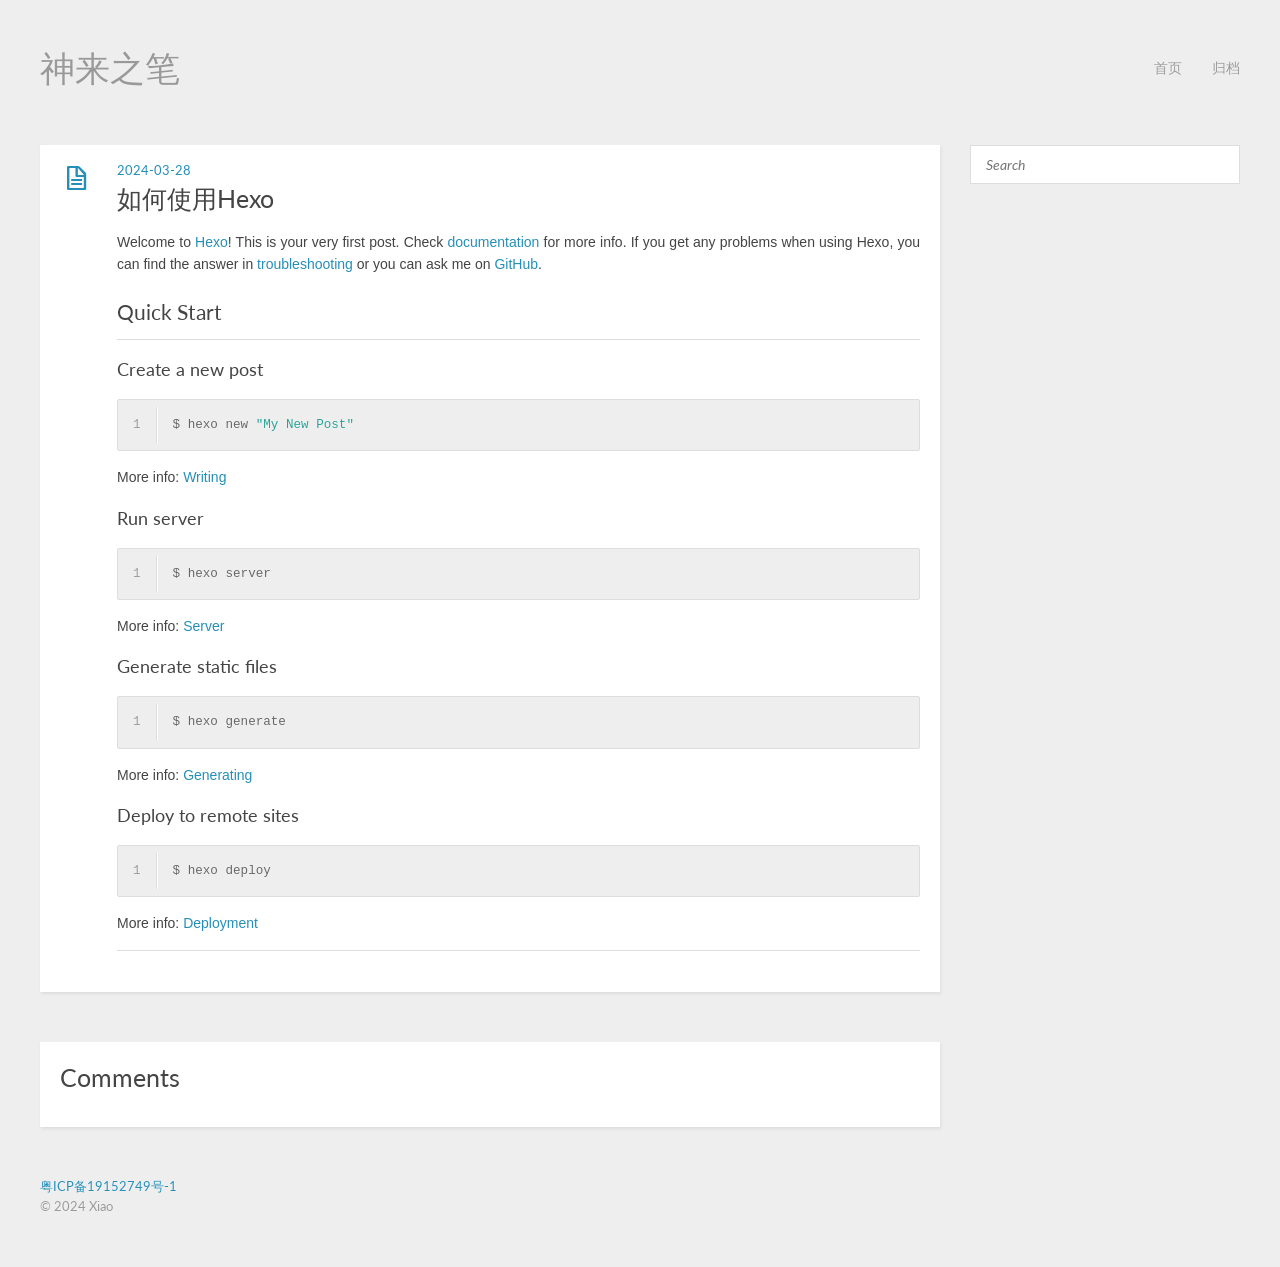
<file: 2024/03/28/如何使用Hexo/index.html>
<!DOCTYPE HTML>
<html lang="zh-Hans">
<head>
  <meta charset="utf-8">
  
  <title>如何使用Hexo | 神来之笔</title>
  <meta name="author" content="Xiao">
  
  <meta name="description" content="Welcome to Hexo! This is your very first post. Check documentation for more info. If you get any problems when using Hexo, you can find the answer in ">
  
  <meta name="viewport" content="width=device-width, initial-scale=1, maximum-scale=1">

  <meta property="og:title" content="如何使用Hexo"/>
  <meta property="og:site_name" content="神来之笔"/>

  
    <meta property="og:image" content=""/>
  

  <link rel="shortcut icon" href="/favicon.png">
  
  
<link rel="stylesheet" href="/css/style.css">

  <!--[if lt IE 9]><script src="https://cdn.jsdelivr.net/npm/html5shiv@3.7.3/dist/html5shiv.min.js"></script><![endif]-->
  

<meta name="generator" content="Hexo 6.3.0"></head>


<body>
  <header id="header" class="inner"><div class="alignleft">
  <h1><a href="/">神来之笔</a></h1>
  <h2><a href="/"></a></h2>
</div>
<nav id="main-nav" class="alignright">
  <ul>
    
      <li><a href="/null">首页</a></li>
    
      <li><a href="/archives">归档</a></li>
    
  </ul>
  <div class="clearfix"></div>
</nav>
<div class="clearfix"></div>
</header>
  <div id="content" class="inner">
    <div id="main-col" class="alignleft"><div id="wrapper"><article id="post-如何使用Hexo" class="h-entry post" itemprop="blogPost" itemscope itemtype="https://schema.org/BlogPosting">
  
  <div class="post-content">
    <header>
      
        <div class="icon"></div>
        <time class="dt-published" datetime="2024-03-28T07:56:01.147Z"><a href="/2024/03/28/%E5%A6%82%E4%BD%95%E4%BD%BF%E7%94%A8Hexo/">2024-03-28</a></time>
      
      
  
    <h1 class="p-name title" itemprop="headline name">如何使用Hexo</h1>
  

    </header>
    <div class="e-content entry" itemprop="articleBody">
      
        <p>Welcome to <a target="_blank" rel="noopener" href="https://hexo.io/">Hexo</a>! This is your very first post. Check <a target="_blank" rel="noopener" href="https://hexo.io/docs/">documentation</a> for more info. If you get any problems when using Hexo, you can find the answer in <a target="_blank" rel="noopener" href="https://hexo.io/docs/troubleshooting.html">troubleshooting</a> or you can ask me on <a target="_blank" rel="noopener" href="https://github.com/hexojs/hexo/issues">GitHub</a>.</p>
<h2 id="Quick-Start"><a href="#Quick-Start" class="headerlink" title="Quick Start"></a>Quick Start</h2><h3 id="Create-a-new-post"><a href="#Create-a-new-post" class="headerlink" title="Create a new post"></a>Create a new post</h3><figure class="highlight bash"><table><tr><td class="gutter"><pre><span class="line">1</span><br></pre></td><td class="code"><pre><span class="line">$ hexo new <span class="string">&quot;My New Post&quot;</span></span><br></pre></td></tr></table></figure>

<p>More info: <a target="_blank" rel="noopener" href="https://hexo.io/docs/writing.html">Writing</a></p>
<h3 id="Run-server"><a href="#Run-server" class="headerlink" title="Run server"></a>Run server</h3><figure class="highlight bash"><table><tr><td class="gutter"><pre><span class="line">1</span><br></pre></td><td class="code"><pre><span class="line">$ hexo server</span><br></pre></td></tr></table></figure>

<p>More info: <a target="_blank" rel="noopener" href="https://hexo.io/docs/server.html">Server</a></p>
<h3 id="Generate-static-files"><a href="#Generate-static-files" class="headerlink" title="Generate static files"></a>Generate static files</h3><figure class="highlight bash"><table><tr><td class="gutter"><pre><span class="line">1</span><br></pre></td><td class="code"><pre><span class="line">$ hexo generate</span><br></pre></td></tr></table></figure>

<p>More info: <a target="_blank" rel="noopener" href="https://hexo.io/docs/generating.html">Generating</a></p>
<h3 id="Deploy-to-remote-sites"><a href="#Deploy-to-remote-sites" class="headerlink" title="Deploy to remote sites"></a>Deploy to remote sites</h3><figure class="highlight bash"><table><tr><td class="gutter"><pre><span class="line">1</span><br></pre></td><td class="code"><pre><span class="line">$ hexo deploy</span><br></pre></td></tr></table></figure>

<p>More info: <a target="_blank" rel="noopener" href="https://hexo.io/docs/one-command-deployment.html">Deployment</a></p>

      
    </div>
    <footer>
      
        
        
      
      <div class="clearfix"></div>
    </footer>
  </div>
</article>


<section id="comment">
  <h1 class="title">Comments</h1>

  
      <div id="fb-root"></div>
<script>
  (function(d, s, id) {
    var js, fjs = d.getElementsByTagName(s)[0];
    if (d.getElementById(id)) return;
    js = d.createElement(s); js.id = id;
    js.src = "//connect.facebook.net/en_US/all.js#xfbml=1&appId=123456789012345";
    fjs.parentNode.insertBefore(js, fjs);
  }(document, 'script', 'facebook-jssdk'));
</script>

<div class="fb-comments" data-href="https://shenlaizhibi.com/2024/03/28/%E5%A6%82%E4%BD%95%E4%BD%BF%E7%94%A8Hexo/index.html" data-num-posts="5" data-width="840" data-colorscheme="light"></div>
      
  
</section>

</div></div>
    <aside id="sidebar" class="alignright">
  <div class="search">
  <form action="//google.com/search" method="get" accept-charset="utf-8">
    <input type="search" name="q" results="0" placeholder="Search">
    <input type="hidden" name="as_sitesearch" value="shenlaizhibi.com">
  </form>
</div>


  

  
</aside>
    <div class="clearfix"></div>
  </div>
  <footer id="footer" class="inner"><div class="alignleft">
  <a target="_blank" rel="noopener" href="http://www.miitbeian.gov.cn/">粤ICP备19152749号-1</a> 
</div>
<div class="clearfix"></div>
<div class="alignleft">
  
  &copy; 2024 Xiao
  
</div>
<div class="clearfix"></div></footer>
  
<script src="/js/jquery-3.4.1.min.js"></script>


<script src="/js/jquery.imagesloaded.min.js"></script>


<script src="/js/gallery.js"></script>






<link rel="stylesheet" href="/fancybox/jquery.fancybox.css">


<script src="/fancybox/jquery.fancybox.pack.js"></script>

<script>
(function($){
  $('.fancybox').fancybox();
})(jQuery);
</script>

</body>
</html>
</file>
<file: css/main.css>
:root {
  --body-bg-color: #eee;
  --content-bg-color: #fff;
  --card-bg-color: #f5f5f5;
  --text-color: #555;
  --blockquote-color: #666;
  --link-color: #555;
  --link-hover-color: #222;
  --brand-color: #fff;
  --brand-hover-color: #fff;
  --table-row-odd-bg-color: #f9f9f9;
  --table-row-hover-bg-color: #f5f5f5;
  --menu-item-bg-color: #f5f5f5;
  --btn-default-bg: #fff;
  --btn-default-color: #555;
  --btn-default-border-color: #555;
  --btn-default-hover-bg: #222;
  --btn-default-hover-color: #fff;
  --btn-default-hover-border-color: #222;
}
html {
  line-height: 1.15; /* 1 */
  -webkit-text-size-adjust: 100%; /* 2 */
}
body {
  margin: 0;
}
main {
  display: block;
}
h1 {
  font-size: 2em;
  margin: 0.67em 0;
}
hr {
  box-sizing: content-box; /* 1 */
  height: 0; /* 1 */
  overflow: visible; /* 2 */
}
pre {
  font-family: monospace, monospace; /* 1 */
  font-size: 1em; /* 2 */
}
a {
  background: transparent;
}
abbr[title] {
  border-bottom: none; /* 1 */
  text-decoration: underline; /* 2 */
  text-decoration: underline dotted; /* 2 */
}
b,
strong {
  font-weight: bolder;
}
code,
kbd,
samp {
  font-family: monospace, monospace; /* 1 */
  font-size: 1em; /* 2 */
}
small {
  font-size: 80%;
}
sub,
sup {
  font-size: 75%;
  line-height: 0;
  position: relative;
  vertical-align: baseline;
}
sub {
  bottom: -0.25em;
}
sup {
  top: -0.5em;
}
img {
  border-style: none;
}
button,
input,
optgroup,
select,
textarea {
  font-family: inherit; /* 1 */
  font-size: 100%; /* 1 */
  line-height: 1.15; /* 1 */
  margin: 0; /* 2 */
}
button,
input {
/* 1 */
  overflow: visible;
}
button,
select {
/* 1 */
  text-transform: none;
}
button,
[type='button'],
[type='reset'],
[type='submit'] {
  -webkit-appearance: button;
}
button::-moz-focus-inner,
[type='button']::-moz-focus-inner,
[type='reset']::-moz-focus-inner,
[type='submit']::-moz-focus-inner {
  border-style: none;
  padding: 0;
}
button:-moz-focusring,
[type='button']:-moz-focusring,
[type='reset']:-moz-focusring,
[type='submit']:-moz-focusring {
  outline: 1px dotted ButtonText;
}
fieldset {
  padding: 0.35em 0.75em 0.625em;
}
legend {
  box-sizing: border-box; /* 1 */
  color: inherit; /* 2 */
  display: table; /* 1 */
  max-width: 100%; /* 1 */
  padding: 0; /* 3 */
  white-space: normal; /* 1 */
}
progress {
  vertical-align: baseline;
}
textarea {
  overflow: auto;
}
[type='checkbox'],
[type='radio'] {
  box-sizing: border-box; /* 1 */
  padding: 0; /* 2 */
}
[type='number']::-webkit-inner-spin-button,
[type='number']::-webkit-outer-spin-button {
  height: auto;
}
[type='search'] {
  outline-offset: -2px; /* 2 */
  -webkit-appearance: textfield; /* 1 */
}
[type='search']::-webkit-search-decoration {
  -webkit-appearance: none;
}
::-webkit-file-upload-button {
  font: inherit; /* 2 */
  -webkit-appearance: button; /* 1 */
}
details {
  display: block;
}
summary {
  display: list-item;
}
template {
  display: none;
}
[hidden] {
  display: none;
}
::selection {
  background: #262a30;
  color: #eee;
}
html,
body {
  height: 100%;
}
body {
  background: var(--body-bg-color);
  color: var(--text-color);
  font-family: 'Lato', "PingFang SC", "Microsoft YaHei", sans-serif;
  font-size: 1em;
  line-height: 2;
}
@media (max-width: 991px) {
  body {
    padding-left: 0 !important;
    padding-right: 0 !important;
  }
}
h1,
h2,
h3,
h4,
h5,
h6 {
  font-family: 'Lato', "PingFang SC", "Microsoft YaHei", sans-serif;
  font-weight: bold;
  line-height: 1.5;
  margin: 20px 0 15px;
}
h1 {
  font-size: 1.5em;
}
h2 {
  font-size: 1.375em;
}
h3 {
  font-size: 1.25em;
}
h4 {
  font-size: 1.125em;
}
h5 {
  font-size: 1em;
}
h6 {
  font-size: 0.875em;
}
p {
  margin: 0 0 20px 0;
}
a,
span.exturl {
  border-bottom: 1px solid #999;
  color: var(--link-color);
  outline: 0;
  text-decoration: none;
  overflow-wrap: break-word;
  word-wrap: break-word;
  cursor: pointer;
}
a:hover,
span.exturl:hover {
  border-bottom-color: var(--link-hover-color);
  color: var(--link-hover-color);
}
iframe,
img,
video {
  display: block;
  margin-left: auto;
  margin-right: auto;
  max-width: 100%;
}
hr {
  background-image: repeating-linear-gradient(-45deg, #ddd, #ddd 4px, transparent 4px, transparent 8px);
  border: 0;
  height: 3px;
  margin: 40px 0;
}
blockquote {
  border-left: 4px solid #ddd;
  color: var(--blockquote-color);
  margin: 0;
  padding: 0 15px;
}
blockquote cite::before {
  content: '-';
  padding: 0 5px;
}
dt {
  font-weight: bold;
}
dd {
  margin: 0;
  padding: 0;
}
kbd {
  background-color: #f5f5f5;
  background-image: linear-gradient(#eee, #fff, #eee);
  border: 1px solid #ccc;
  border-radius: 0.2em;
  box-shadow: 0.1em 0.1em 0.2em rgba(0,0,0,0.1);
  color: #555;
  font-family: inherit;
  padding: 0.1em 0.3em;
  white-space: nowrap;
}
.table-container {
  overflow: auto;
}
table {
  border-collapse: collapse;
  border-spacing: 0;
  font-size: 0.875em;
  margin: 0 0 20px 0;
  width: 100%;
}
tbody tr:nth-of-type(odd) {
  background: var(--table-row-odd-bg-color);
}
tbody tr:hover {
  background: var(--table-row-hover-bg-color);
}
caption,
th,
td {
  font-weight: normal;
  padding: 8px;
  vertical-align: middle;
}
th,
td {
  border: 1px solid #ddd;
  border-bottom: 3px solid #ddd;
}
th {
  font-weight: 700;
  padding-bottom: 10px;
}
td {
  border-bottom-width: 1px;
}
.btn {
  background: var(--btn-default-bg);
  border: 2px solid var(--btn-default-border-color);
  border-radius: 2px;
  color: var(--btn-default-color);
  display: inline-block;
  font-size: 0.875em;
  line-height: 2;
  padding: 0 20px;
  text-decoration: none;
  transition-property: background-color;
  transition-delay: 0s;
  transition-duration: 0.2s;
  transition-timing-function: ease-in-out;
}
.btn:hover {
  background: var(--btn-default-hover-bg);
  border-color: var(--btn-default-hover-border-color);
  color: var(--btn-default-hover-color);
}
.btn + .btn {
  margin: 0 0 8px 8px;
}
.btn .fa-fw {
  text-align: left;
  width: 1.285714285714286em;
}
.toggle {
  line-height: 0;
}
.toggle .toggle-line {
  background: #fff;
  display: inline-block;
  height: 2px;
  left: 0;
  position: relative;
  top: 0;
  transition: all 0.4s;
  vertical-align: top;
  width: 100%;
}
.toggle .toggle-line:not(:first-child) {
  margin-top: 3px;
}
.toggle.toggle-arrow .toggle-line-first {
  left: 50%;
  top: 2px;
  transform: rotate(45deg);
  width: 50%;
}
.toggle.toggle-arrow .toggle-line-middle {
  left: 2px;
  width: 90%;
}
.toggle.toggle-arrow .toggle-line-last {
  left: 50%;
  top: -2px;
  transform: rotate(-45deg);
  width: 50%;
}
.toggle.toggle-close .toggle-line-first {
  transform: rotate(-45deg);
  top: 5px;
}
.toggle.toggle-close .toggle-line-middle {
  opacity: 0;
}
.toggle.toggle-close .toggle-line-last {
  transform: rotate(45deg);
  top: -5px;
}
.highlight,
pre {
  background: #f7f7f7;
  color: #4d4d4c;
  line-height: 1.6;
  margin: 0 auto 20px;
}
pre,
code {
  font-family: consolas, Menlo, monospace, "PingFang SC", "Microsoft YaHei";
}
code {
  background: #eee;
  border-radius: 3px;
  color: #555;
  padding: 2px 4px;
  overflow-wrap: break-word;
  word-wrap: break-word;
}
.highlight *::selection {
  background: #d6d6d6;
}
.highlight pre {
  border: 0;
  margin: 0;
  padding: 10px 0;
}
.highlight table {
  border: 0;
  margin: 0;
  width: auto;
}
.highlight td {
  border: 0;
  padding: 0;
}
.highlight figcaption {
  background: #eff2f3;
  color: #4d4d4c;
  display: flex;
  font-size: 0.875em;
  justify-content: space-between;
  line-height: 1.2;
  padding: 0.5em;
}
.highlight figcaption a {
  color: #4d4d4c;
}
.highlight figcaption a:hover {
  border-bottom-color: #4d4d4c;
}
.highlight .gutter {
  -moz-user-select: none;
  -ms-user-select: none;
  -webkit-user-select: none;
  user-select: none;
}
.highlight .gutter pre {
  background: #eff2f3;
  color: #869194;
  padding-left: 10px;
  padding-right: 10px;
  text-align: right;
}
.highlight .code pre {
  background: #f7f7f7;
  padding-left: 10px;
  width: 100%;
}
.gist table {
  width: auto;
}
.gist table td {
  border: 0;
}
pre {
  overflow: auto;
  padding: 10px;
}
pre code {
  background: none;
  color: #4d4d4c;
  font-size: 0.875em;
  padding: 0;
  text-shadow: none;
}
pre .deletion {
  background: #fdd;
}
pre .addition {
  background: #dfd;
}
pre .meta {
  color: #eab700;
  -moz-user-select: none;
  -ms-user-select: none;
  -webkit-user-select: none;
  user-select: none;
}
pre .comment {
  color: #8e908c;
}
pre .variable,
pre .attribute,
pre .tag,
pre .name,
pre .regexp,
pre .ruby .constant,
pre .xml .tag .title,
pre .xml .pi,
pre .xml .doctype,
pre .html .doctype,
pre .css .id,
pre .css .class,
pre .css .pseudo {
  color: #c82829;
}
pre .number,
pre .preprocessor,
pre .built_in,
pre .builtin-name,
pre .literal,
pre .params,
pre .constant,
pre .command {
  color: #f5871f;
}
pre .ruby .class .title,
pre .css .rules .attribute,
pre .string,
pre .symbol,
pre .value,
pre .inheritance,
pre .header,
pre .ruby .symbol,
pre .xml .cdata,
pre .special,
pre .formula {
  color: #718c00;
}
pre .title,
pre .css .hexcolor {
  color: #3e999f;
}
pre .function,
pre .python .decorator,
pre .python .title,
pre .ruby .function .title,
pre .ruby .title .keyword,
pre .perl .sub,
pre .javascript .title,
pre .coffeescript .title {
  color: #4271ae;
}
pre .keyword,
pre .javascript .function {
  color: #8959a8;
}
.blockquote-center {
  border-left: none;
  margin: 40px 0;
  padding: 0;
  position: relative;
  text-align: center;
}
.blockquote-center .fa {
  display: block;
  opacity: 0.6;
  position: absolute;
  width: 100%;
}
.blockquote-center .fa-quote-left {
  border-top: 1px solid #ccc;
  text-align: left;
  top: -20px;
}
.blockquote-center .fa-quote-right {
  border-bottom: 1px solid #ccc;
  text-align: right;
  bottom: -20px;
}
.blockquote-center p,
.blockquote-center div {
  text-align: center;
}
.post-body .group-picture img {
  margin: 0 auto;
  padding: 0 3px;
}
.group-picture-row {
  margin-bottom: 6px;
  overflow: hidden;
}
.group-picture-column {
  float: left;
  margin-bottom: 10px;
}
.post-body .label {
  color: #555;
  display: inline;
  padding: 0 2px;
}
.post-body .label.default {
  background: #f0f0f0;
}
.post-body .label.primary {
  background: #efe6f7;
}
.post-body .label.info {
  background: #e5f2f8;
}
.post-body .label.success {
  background: #e7f4e9;
}
.post-body .label.warning {
  background: #fcf6e1;
}
.post-body .label.danger {
  background: #fae8eb;
}
.post-body .tabs {
  margin-bottom: 20px;
}
.post-body .tabs,
.tabs-comment {
  display: block;
  padding-top: 10px;
  position: relative;
}
.post-body .tabs ul.nav-tabs,
.tabs-comment ul.nav-tabs {
  display: flex;
  flex-wrap: wrap;
  margin: 0;
  margin-bottom: -1px;
  padding: 0;
}
@media (max-width: 413px) {
  .post-body .tabs ul.nav-tabs,
  .tabs-comment ul.nav-tabs {
    display: block;
    margin-bottom: 5px;
  }
}
.post-body .tabs ul.nav-tabs li.tab,
.tabs-comment ul.nav-tabs li.tab {
  border-bottom: 1px solid #ddd;
  border-left: 1px solid transparent;
  border-right: 1px solid transparent;
  border-top: 3px solid transparent;
  flex-grow: 1;
  list-style-type: none;
  border-radius: 0 0 0 0;
}
@media (max-width: 413px) {
  .post-body .tabs ul.nav-tabs li.tab,
  .tabs-comment ul.nav-tabs li.tab {
    border-bottom: 1px solid transparent;
    border-left: 3px solid transparent;
    border-right: 1px solid transparent;
    border-top: 1px solid transparent;
  }
}
@media (max-width: 413px) {
  .post-body .tabs ul.nav-tabs li.tab,
  .tabs-comment ul.nav-tabs li.tab {
    border-radius: 0;
  }
}
.post-body .tabs ul.nav-tabs li.tab a,
.tabs-comment ul.nav-tabs li.tab a {
  border-bottom: initial;
  display: block;
  line-height: 1.8;
  outline: 0;
  padding: 0.25em 0.75em;
  text-align: center;
  transition-delay: 0s;
  transition-duration: 0.2s;
  transition-timing-function: ease-out;
}
.post-body .tabs ul.nav-tabs li.tab a i,
.tabs-comment ul.nav-tabs li.tab a i {
  width: 1.285714285714286em;
}
.post-body .tabs ul.nav-tabs li.tab.active,
.tabs-comment ul.nav-tabs li.tab.active {
  border-bottom: 1px solid transparent;
  border-left: 1px solid #ddd;
  border-right: 1px solid #ddd;
  border-top: 3px solid #fc6423;
}
@media (max-width: 413px) {
  .post-body .tabs ul.nav-tabs li.tab.active,
  .tabs-comment ul.nav-tabs li.tab.active {
    border-bottom: 1px solid #ddd;
    border-left: 3px solid #fc6423;
    border-right: 1px solid #ddd;
    border-top: 1px solid #ddd;
  }
}
.post-body .tabs ul.nav-tabs li.tab.active a,
.tabs-comment ul.nav-tabs li.tab.active a {
  color: var(--link-color);
  cursor: default;
}
.post-body .tabs .tab-content .tab-pane,
.tabs-comment .tab-content .tab-pane {
  border: 1px solid #ddd;
  border-top: 0;
  padding: 20px 20px 0 20px;
  border-radius: 0;
}
.post-body .tabs .tab-content .tab-pane:not(.active),
.tabs-comment .tab-content .tab-pane:not(.active) {
  display: none;
}
.post-body .tabs .tab-content .tab-pane.active,
.tabs-comment .tab-content .tab-pane.active {
  display: block;
}
.post-body .tabs .tab-content .tab-pane.active:nth-of-type(1),
.tabs-comment .tab-content .tab-pane.active:nth-of-type(1) {
  border-radius: 0 0 0 0;
}
@media (max-width: 413px) {
  .post-body .tabs .tab-content .tab-pane.active:nth-of-type(1),
  .tabs-comment .tab-content .tab-pane.active:nth-of-type(1) {
    border-radius: 0;
  }
}
.post-body .note {
  border-radius: 3px;
  margin-bottom: 20px;
  padding: 1em;
  position: relative;
  border: 1px solid #eee;
  border-left-width: 5px;
}
.post-body .note h2,
.post-body .note h3,
.post-body .note h4,
.post-body .note h5,
.post-body .note h6 {
  margin-top: 0;
  border-bottom: initial;
  margin-bottom: 0;
  padding-top: 0;
}
.post-body .note p:first-child,
.post-body .note ul:first-child,
.post-body .note ol:first-child,
.post-body .note table:first-child,
.post-body .note pre:first-child,
.post-body .note blockquote:first-child,
.post-body .note img:first-child {
  margin-top: 0;
}
.post-body .note p:last-child,
.post-body .note ul:last-child,
.post-body .note ol:last-child,
.post-body .note table:last-child,
.post-body .note pre:last-child,
.post-body .note blockquote:last-child,
.post-body .note img:last-child {
  margin-bottom: 0;
}
.post-body .note.default {
  border-left-color: #777;
}
.post-body .note.default h2,
.post-body .note.default h3,
.post-body .note.default h4,
.post-body .note.default h5,
.post-body .note.default h6 {
  color: #777;
}
.post-body .note.primary {
  border-left-color: #6f42c1;
}
.post-body .note.primary h2,
.post-body .note.primary h3,
.post-body .note.primary h4,
.post-body .note.primary h5,
.post-body .note.primary h6 {
  color: #6f42c1;
}
.post-body .note.info {
  border-left-color: #428bca;
}
.post-body .note.info h2,
.post-body .note.info h3,
.post-body .note.info h4,
.post-body .note.info h5,
.post-body .note.info h6 {
  color: #428bca;
}
.post-body .note.success {
  border-left-color: #5cb85c;
}
.post-body .note.success h2,
.post-body .note.success h3,
.post-body .note.success h4,
.post-body .note.success h5,
.post-body .note.success h6 {
  color: #5cb85c;
}
.post-body .note.warning {
  border-left-color: #f0ad4e;
}
.post-body .note.warning h2,
.post-body .note.warning h3,
.post-body .note.warning h4,
.post-body .note.warning h5,
.post-body .note.warning h6 {
  color: #f0ad4e;
}
.post-body .note.danger {
  border-left-color: #d9534f;
}
.post-body .note.danger h2,
.post-body .note.danger h3,
.post-body .note.danger h4,
.post-body .note.danger h5,
.post-body .note.danger h6 {
  color: #d9534f;
}
.pagination .prev,
.pagination .next,
.pagination .page-number,
.pagination .space {
  display: inline-block;
  margin: 0 10px;
  padding: 0 11px;
  position: relative;
  top: -1px;
}
@media (max-width: 767px) {
  .pagination .prev,
  .pagination .next,
  .pagination .page-number,
  .pagination .space {
    margin: 0 5px;
  }
}
.pagination {
  border-top: 1px solid #eee;
  margin: 120px 0 0;
  text-align: center;
}
.pagination .prev,
.pagination .next,
.pagination .page-number {
  border-bottom: 0;
  border-top: 1px solid #eee;
  transition-property: border-color;
  transition-delay: 0s;
  transition-duration: 0.2s;
  transition-timing-function: ease-in-out;
}
.pagination .prev:hover,
.pagination .next:hover,
.pagination .page-number:hover {
  border-top-color: #222;
}
.pagination .space {
  margin: 0;
  padding: 0;
}
.pagination .prev {
  margin-left: 0;
}
.pagination .next {
  margin-right: 0;
}
.pagination .page-number.current {
  background: #ccc;
  border-top-color: #ccc;
  color: #fff;
}
@media (max-width: 767px) {
  .pagination {
    border-top: none;
  }
  .pagination .prev,
  .pagination .next,
  .pagination .page-number {
    border-bottom: 1px solid #eee;
    border-top: 0;
    margin-bottom: 10px;
    padding: 0 10px;
  }
  .pagination .prev:hover,
  .pagination .next:hover,
  .pagination .page-number:hover {
    border-bottom-color: #222;
  }
}
.comments {
  margin-top: 60px;
  overflow: hidden;
}
.comment-button-group {
  display: flex;
  flex-wrap: wrap-reverse;
  justify-content: center;
  margin: 1em 0;
}
.comment-button-group .comment-button {
  margin: 0.1em 0.2em;
}
.comment-button-group .comment-button.active {
  background: var(--btn-default-hover-bg);
  border-color: var(--btn-default-hover-border-color);
  color: var(--btn-default-hover-color);
}
.comment-position {
  display: none;
}
.comment-position.active {
  display: block;
}
.tabs-comment {
  background: var(--content-bg-color);
  margin-top: 4em;
  padding-top: 0;
}
.tabs-comment .comments {
  border: 0;
  box-shadow: none;
  margin-top: 0;
  padding-top: 0;
}
.container {
  min-height: 100%;
  position: relative;
}
.main-inner {
  margin: 0 auto;
  width: calc(100% - 20px);
}
@media (min-width: 1200px) {
  .main-inner {
    width: 1160px;
  }
}
@media (min-width: 1600px) {
  .main-inner {
    width: 73%;
  }
}
@media (max-width: 767px) {
  .content-wrap {
    padding: 0 20px;
  }
}
.header {
  background: transparent;
}
.header-inner {
  margin: 0 auto;
  width: calc(100% - 20px);
}
@media (min-width: 1200px) {
  .header-inner {
    width: 1160px;
  }
}
@media (min-width: 1600px) {
  .header-inner {
    width: 73%;
  }
}
.site-brand-container {
  display: flex;
  flex-shrink: 0;
  padding: 0 10px;
}
.headband {
  background: #222;
  height: 3px;
}
.site-meta {
  flex-grow: 1;
  text-align: center;
}
@media (max-width: 767px) {
  .site-meta {
    text-align: center;
  }
}
.brand {
  border-bottom: none;
  color: var(--brand-color);
  display: inline-block;
  line-height: 1.375em;
  padding: 0 40px;
  position: relative;
}
.brand:hover {
  color: var(--brand-hover-color);
}
.site-title {
  font-family: 'Lato', "PingFang SC", "Microsoft YaHei", sans-serif;
  font-size: 1.375em;
  font-weight: normal;
  margin: 0;
}
.site-subtitle {
  color: #ddd;
  font-size: 0.8125em;
  margin: 10px 0;
}
.use-motion .brand {
  opacity: 0;
}
.use-motion .site-title,
.use-motion .site-subtitle,
.use-motion .custom-logo-image {
  opacity: 0;
  position: relative;
  top: -10px;
}
.site-nav-toggle,
.site-nav-right {
  display: none;
}
@media (max-width: 767px) {
  .site-nav-toggle,
  .site-nav-right {
    display: flex;
    flex-direction: column;
    justify-content: center;
  }
}
.site-nav-toggle .toggle,
.site-nav-right .toggle {
  color: var(--text-color);
  padding: 10px;
  width: 22px;
}
.site-nav-toggle .toggle .toggle-line,
.site-nav-right .toggle .toggle-line {
  background: var(--text-color);
  border-radius: 1px;
}
.site-nav {
  display: block;
}
@media (max-width: 767px) {
  .site-nav {
    clear: both;
    display: none;
  }
}
.site-nav.site-nav-on {
  display: block;
}
.menu {
  margin-top: 20px;
  padding-left: 0;
  text-align: center;
}
.menu-item {
  display: inline-block;
  list-style: none;
  margin: 0 10px;
}
@media (max-width: 767px) {
  .menu-item {
    display: block;
    margin-top: 10px;
  }
  .menu-item.menu-item-search {
    display: none;
  }
}
.menu-item a,
.menu-item span.exturl {
  border-bottom: 0;
  display: block;
  font-size: 0.8125em;
  transition-property: border-color;
  transition-delay: 0s;
  transition-duration: 0.2s;
  transition-timing-function: ease-in-out;
}
@media (hover: none) {
  .menu-item a:hover,
  .menu-item span.exturl:hover {
    border-bottom-color: transparent !important;
  }
}
.menu-item .fa,
.menu-item .fab,
.menu-item .far,
.menu-item .fas {
  margin-right: 8px;
}
.menu-item .badge {
  display: inline-block;
  font-weight: bold;
  line-height: 1;
  margin-left: 0.35em;
  margin-top: 0.35em;
  text-align: center;
  white-space: nowrap;
}
@media (max-width: 767px) {
  .menu-item .badge {
    float: right;
    margin-left: 0;
  }
}
.menu-item-active a,
.menu .menu-item a:hover,
.menu .menu-item span.exturl:hover {
  background: var(--menu-item-bg-color);
}
.use-motion .menu-item {
  opacity: 0;
}
.sidebar {
  background: #222;
  bottom: 0;
  box-shadow: inset 0 2px 6px #000;
  position: fixed;
  top: 0;
}
@media (max-width: 991px) {
  .sidebar {
    display: none;
  }
}
.sidebar-inner {
  color: #999;
  padding: 18px 10px;
  text-align: center;
}
.cc-license {
  margin-top: 10px;
  text-align: center;
}
.cc-license .cc-opacity {
  border-bottom: none;
  opacity: 0.7;
}
.cc-license .cc-opacity:hover {
  opacity: 0.9;
}
.cc-license img {
  display: inline-block;
}
.site-author-image {
  border: 1px solid #eee;
  display: block;
  margin: 0 auto;
  max-width: 120px;
  padding: 2px;
}
.site-author-name {
  color: var(--text-color);
  font-weight: 600;
  margin: 0;
  text-align: center;
}
.site-description {
  color: #999;
  font-size: 0.8125em;
  margin-top: 0;
  text-align: center;
}
.links-of-author {
  margin-top: 15px;
}
.links-of-author a,
.links-of-author span.exturl {
  border-bottom-color: #555;
  display: inline-block;
  font-size: 0.8125em;
  margin-bottom: 10px;
  margin-right: 10px;
  vertical-align: middle;
}
.links-of-author a::before,
.links-of-author span.exturl::before {
  background: #daff4f;
  border-radius: 50%;
  content: ' ';
  display: inline-block;
  height: 4px;
  margin-right: 3px;
  vertical-align: middle;
  width: 4px;
}
.sidebar-button {
  margin-top: 15px;
}
.sidebar-button a {
  border: 1px solid #fc6423;
  border-radius: 4px;
  color: #fc6423;
  display: inline-block;
  padding: 0 15px;
}
.sidebar-button a .fa,
.sidebar-button a .fab,
.sidebar-button a .far,
.sidebar-button a .fas {
  margin-right: 5px;
}
.sidebar-button a:hover {
  background: #fc6423;
  border: 1px solid #fc6423;
  color: #fff;
}
.sidebar-button a:hover .fa,
.sidebar-button a:hover .fab,
.sidebar-button a:hover .far,
.sidebar-button a:hover .fas {
  color: #fff;
}
.links-of-blogroll {
  font-size: 0.8125em;
  margin-top: 10px;
}
.links-of-blogroll-title {
  font-size: 0.875em;
  font-weight: 600;
  margin-top: 0;
}
.links-of-blogroll-list {
  list-style: none;
  margin: 0;
  padding: 0;
}
#sidebar-dimmer {
  display: none;
}
@media (max-width: 767px) {
  #sidebar-dimmer {
    background: #000;
    display: block;
    height: 100%;
    left: 100%;
    opacity: 0;
    position: fixed;
    top: 0;
    width: 100%;
    z-index: 1100;
  }
  .sidebar-active + #sidebar-dimmer {
    opacity: 0.7;
    transform: translateX(-100%);
    transition: opacity 0.5s;
  }
}
.sidebar-nav {
  margin: 0;
  padding-bottom: 20px;
  padding-left: 0;
}
.sidebar-nav li {
  border-bottom: 1px solid transparent;
  color: var(--text-color);
  cursor: pointer;
  display: inline-block;
  font-size: 0.875em;
}
.sidebar-nav li.sidebar-nav-overview {
  margin-left: 10px;
}
.sidebar-nav li:hover {
  color: #fc6423;
}
.sidebar-nav .sidebar-nav-active {
  border-bottom-color: #fc6423;
  color: #fc6423;
}
.sidebar-nav .sidebar-nav-active:hover {
  color: #fc6423;
}
.sidebar-panel {
  display: none;
  overflow-x: hidden;
  overflow-y: auto;
}
.sidebar-panel-active {
  display: block;
}
.sidebar-toggle {
  background: #222;
  bottom: 45px;
  cursor: pointer;
  height: 14px;
  left: 30px;
  padding: 5px;
  position: fixed;
  width: 14px;
  z-index: 1300;
}
@media (max-width: 991px) {
  .sidebar-toggle {
    left: 20px;
    opacity: 0.8;
    display: none;
  }
}
.sidebar-toggle:hover .toggle-line {
  background: #fc6423;
}
.post-toc {
  font-size: 0.875em;
}
.post-toc ol {
  list-style: none;
  margin: 0;
  padding: 0 2px 5px 10px;
  text-align: left;
}
.post-toc ol > ol {
  padding-left: 0;
}
.post-toc ol a {
  transition-property: all;
  transition-delay: 0s;
  transition-duration: 0.2s;
  transition-timing-function: ease-in-out;
}
.post-toc .nav-item {
  line-height: 1.8;
  overflow: hidden;
  text-overflow: ellipsis;
  white-space: nowrap;
}
.post-toc .nav .nav-child {
  display: none;
}
.post-toc .nav .active > .nav-child {
  display: block;
}
.post-toc .nav .active-current > .nav-child {
  display: block;
}
.post-toc .nav .active-current > .nav-child > .nav-item {
  display: block;
}
.post-toc .nav .active > a {
  border-bottom-color: #fc6423;
  color: #fc6423;
}
.post-toc .nav .active-current > a {
  color: #fc6423;
}
.post-toc .nav .active-current > a:hover {
  color: #fc6423;
}
.site-state {
  display: flex;
  justify-content: center;
  line-height: 1.4;
  margin-top: 10px;
  overflow: hidden;
  text-align: center;
  white-space: nowrap;
}
.site-state-item {
  padding: 0 15px;
}
.site-state-item:not(:first-child) {
  border-left: 1px solid #eee;
}
.site-state-item a {
  border-bottom: none;
}
.site-state-item-count {
  display: block;
  font-size: 1em;
  font-weight: 600;
  text-align: center;
}
.site-state-item-name {
  color: #999;
  font-size: 0.8125em;
}
.footer {
  color: #999;
  font-size: 0.875em;
  padding: 20px 0;
}
.footer.footer-fixed {
  bottom: 0;
  left: 0;
  position: absolute;
  right: 0;
}
.footer-inner {
  box-sizing: border-box;
  margin: 0 auto;
  text-align: center;
  width: calc(100% - 20px);
}
@media (min-width: 1200px) {
  .footer-inner {
    width: 1160px;
  }
}
@media (min-width: 1600px) {
  .footer-inner {
    width: 73%;
  }
}
.languages {
  display: inline-block;
  font-size: 1.125em;
  position: relative;
}
.languages .lang-select-label span {
  margin: 0 0.5em;
}
.languages .lang-select {
  height: 100%;
  left: 0;
  opacity: 0;
  position: absolute;
  top: 0;
  width: 100%;
}
.with-love {
  color: #ff0000;
  display: inline-block;
  margin: 0 5px;
}
.powered-by,
.theme-info {
  display: inline-block;
}
@-moz-keyframes iconAnimate {
  0%, 100% {
    transform: scale(1);
  }
  10%, 30% {
    transform: scale(0.9);
  }
  20%, 40%, 60%, 80% {
    transform: scale(1.1);
  }
  50%, 70% {
    transform: scale(1.1);
  }
}
@-webkit-keyframes iconAnimate {
  0%, 100% {
    transform: scale(1);
  }
  10%, 30% {
    transform: scale(0.9);
  }
  20%, 40%, 60%, 80% {
    transform: scale(1.1);
  }
  50%, 70% {
    transform: scale(1.1);
  }
}
@-o-keyframes iconAnimate {
  0%, 100% {
    transform: scale(1);
  }
  10%, 30% {
    transform: scale(0.9);
  }
  20%, 40%, 60%, 80% {
    transform: scale(1.1);
  }
  50%, 70% {
    transform: scale(1.1);
  }
}
@keyframes iconAnimate {
  0%, 100% {
    transform: scale(1);
  }
  10%, 30% {
    transform: scale(0.9);
  }
  20%, 40%, 60%, 80% {
    transform: scale(1.1);
  }
  50%, 70% {
    transform: scale(1.1);
  }
}
.back-to-top {
  font-size: 12px;
  text-align: center;
  transition-delay: 0s;
  transition-duration: 0.2s;
  transition-timing-function: ease-in-out;
}
.back-to-top {
  background: #222;
  bottom: -100px;
  box-sizing: border-box;
  color: #fff;
  cursor: pointer;
  left: 30px;
  opacity: 0.6;
  padding: 0 6px;
  position: fixed;
  transition-property: bottom;
  z-index: 1300;
  width: 24px;
}
.back-to-top span {
  display: none;
}
.back-to-top:hover {
  color: #fc6423;
}
.back-to-top.back-to-top-on {
  bottom: 30px;
}
@media (max-width: 991px) {
  .back-to-top {
    left: 20px;
    opacity: 0.8;
  }
}
.post-body {
  font-family: 'Lato', "PingFang SC", "Microsoft YaHei", sans-serif;
  overflow-wrap: break-word;
  word-wrap: break-word;
}
@media (min-width: 1200px) {
  .post-body {
    font-size: 1.125em;
  }
}
.post-body .exturl .fa {
  font-size: 0.875em;
  margin-left: 4px;
}
.post-body .image-caption,
.post-body .figure .caption {
  color: #999;
  font-size: 0.875em;
  font-weight: bold;
  line-height: 1;
  margin: -20px auto 15px;
  text-align: center;
}
.post-sticky-flag {
  display: inline-block;
  transform: rotate(30deg);
}
.post-button {
  margin-top: 40px;
  text-align: center;
}
.use-motion .post-block,
.use-motion .pagination,
.use-motion .comments {
  opacity: 0;
}
.use-motion .post-header {
  opacity: 0;
}
.use-motion .post-body {
  opacity: 0;
}
.use-motion .collection-header {
  opacity: 0;
}
.posts-collapse {
  margin-left: 35px;
  position: relative;
}
@media (max-width: 767px) {
  .posts-collapse {
    margin-left: 0px;
    margin-right: 0px;
  }
}
.posts-collapse .collection-title {
  font-size: 1.125em;
  position: relative;
}
.posts-collapse .collection-title::before {
  background: #999;
  border: 1px solid #fff;
  border-radius: 50%;
  content: ' ';
  height: 10px;
  left: 0;
  margin-left: -6px;
  margin-top: -4px;
  position: absolute;
  top: 50%;
  width: 10px;
}
.posts-collapse .collection-year {
  font-size: 1.5em;
  font-weight: bold;
  margin: 60px 0;
  position: relative;
}
.posts-collapse .collection-year::before {
  background: #bbb;
  border-radius: 50%;
  content: ' ';
  height: 8px;
  left: 0;
  margin-left: -4px;
  margin-top: -4px;
  position: absolute;
  top: 50%;
  width: 8px;
}
.posts-collapse .collection-header {
  display: block;
  margin: 0 0 0 20px;
}
.posts-collapse .collection-header small {
  color: #bbb;
  margin-left: 5px;
}
.posts-collapse .post-header {
  border-bottom: 1px dashed #ccc;
  margin: 30px 0;
  padding-left: 15px;
  position: relative;
  transition-property: border;
  transition-delay: 0s;
  transition-duration: 0.2s;
  transition-timing-function: ease-in-out;
}
.posts-collapse .post-header::before {
  background: #bbb;
  border: 1px solid #fff;
  border-radius: 50%;
  content: ' ';
  height: 6px;
  left: 0;
  margin-left: -4px;
  position: absolute;
  top: 0.75em;
  transition-property: background;
  width: 6px;
  transition-delay: 0s;
  transition-duration: 0.2s;
  transition-timing-function: ease-in-out;
}
.posts-collapse .post-header:hover {
  border-bottom-color: #666;
}
.posts-collapse .post-header:hover::before {
  background: #222;
}
.posts-collapse .post-meta {
  display: inline;
  font-size: 0.75em;
  margin-right: 10px;
}
.posts-collapse .post-title {
  display: inline;
}
.posts-collapse .post-title a,
.posts-collapse .post-title span.exturl {
  border-bottom: none;
  color: var(--link-color);
}
.posts-collapse .post-title .fa-external-link-alt {
  font-size: 0.875em;
  margin-left: 5px;
}
.posts-collapse::before {
  background: #f5f5f5;
  content: ' ';
  height: 100%;
  left: 0;
  margin-left: -2px;
  position: absolute;
  top: 1.25em;
  width: 4px;
}
.post-eof {
  background: #ccc;
  height: 1px;
  margin: 80px auto 60px;
  text-align: center;
  width: 8%;
}
.post-block:last-of-type .post-eof {
  display: none;
}
.content {
  padding-top: 40px;
}
@media (min-width: 992px) {
  .post-body {
    text-align: justify;
  }
}
@media (max-width: 991px) {
  .post-body {
    text-align: justify;
  }
}
.post-body h1,
.post-body h2,
.post-body h3,
.post-body h4,
.post-body h5,
.post-body h6 {
  padding-top: 10px;
}
.post-body h1 .header-anchor,
.post-body h2 .header-anchor,
.post-body h3 .header-anchor,
.post-body h4 .header-anchor,
.post-body h5 .header-anchor,
.post-body h6 .header-anchor {
  border-bottom-style: none;
  color: #ccc;
  float: right;
  margin-left: 10px;
  visibility: hidden;
}
.post-body h1 .header-anchor:hover,
.post-body h2 .header-anchor:hover,
.post-body h3 .header-anchor:hover,
.post-body h4 .header-anchor:hover,
.post-body h5 .header-anchor:hover,
.post-body h6 .header-anchor:hover {
  color: inherit;
}
.post-body h1:hover .header-anchor,
.post-body h2:hover .header-anchor,
.post-body h3:hover .header-anchor,
.post-body h4:hover .header-anchor,
.post-body h5:hover .header-anchor,
.post-body h6:hover .header-anchor {
  visibility: visible;
}
.post-body iframe,
.post-body img,
.post-body video {
  margin-bottom: 20px;
}
.post-body .video-container {
  height: 0;
  margin-bottom: 20px;
  overflow: hidden;
  padding-top: 75%;
  position: relative;
  width: 100%;
}
.post-body .video-container iframe,
.post-body .video-container object,
.post-body .video-container embed {
  height: 100%;
  left: 0;
  margin: 0;
  position: absolute;
  top: 0;
  width: 100%;
}
.post-gallery {
  align-items: center;
  display: grid;
  grid-gap: 10px;
  grid-template-columns: 1fr 1fr 1fr;
  margin-bottom: 20px;
}
@media (max-width: 767px) {
  .post-gallery {
    grid-template-columns: 1fr 1fr;
  }
}
.post-gallery a {
  border: 0;
}
.post-gallery img {
  margin: 0;
}
.posts-expand .post-header {
  font-size: 1.125em;
}
.posts-expand .post-title {
  font-size: 1.5em;
  font-weight: normal;
  margin: initial;
  text-align: center;
  overflow-wrap: break-word;
  word-wrap: break-word;
}
.posts-expand .post-title-link {
  border-bottom: none;
  color: var(--link-color);
  display: inline-block;
  position: relative;
  vertical-align: top;
}
.posts-expand .post-title-link::before {
  background: var(--link-color);
  bottom: 0;
  content: '';
  height: 2px;
  left: 0;
  position: absolute;
  transform: scaleX(0);
  visibility: hidden;
  width: 100%;
  transition-delay: 0s;
  transition-duration: 0.2s;
  transition-timing-function: ease-in-out;
}
.posts-expand .post-title-link:hover::before {
  transform: scaleX(1);
  visibility: visible;
}
.posts-expand .post-title-link .fa-external-link-alt {
  font-size: 0.875em;
  margin-left: 5px;
}
.posts-expand .post-meta {
  color: #999;
  font-family: 'Lato', "PingFang SC", "Microsoft YaHei", sans-serif;
  font-size: 0.75em;
  margin: 3px 0 60px 0;
  text-align: center;
}
.posts-expand .post-meta .post-description {
  font-size: 0.875em;
  margin-top: 2px;
}
.posts-expand .post-meta time {
  border-bottom: 1px dashed #999;
  cursor: pointer;
}
.post-meta .post-meta-item + .post-meta-item::before {
  content: '|';
  margin: 0 0.5em;
}
.post-meta-divider {
  margin: 0 0.5em;
}
.post-meta-item-icon {
  margin-right: 3px;
}
@media (max-width: 991px) {
  .post-meta-item-icon {
    display: inline-block;
  }
}
@media (max-width: 991px) {
  .post-meta-item-text {
    display: none;
  }
}
.post-nav {
  border-top: 1px solid #eee;
  display: flex;
  justify-content: space-between;
  margin-top: 15px;
  padding: 10px 5px 0;
}
.post-nav-item {
  flex: 1;
}
.post-nav-item a {
  border-bottom: none;
  display: block;
  font-size: 0.875em;
  line-height: 1.6;
  position: relative;
}
.post-nav-item a:active {
  top: 2px;
}
.post-nav-item .fa {
  font-size: 0.75em;
}
.post-nav-item:first-child {
  margin-right: 15px;
}
.post-nav-item:first-child .fa {
  margin-right: 5px;
}
.post-nav-item:last-child {
  margin-left: 15px;
  text-align: right;
}
.post-nav-item:last-child .fa {
  margin-left: 5px;
}
.rtl.post-body p,
.rtl.post-body a,
.rtl.post-body h1,
.rtl.post-body h2,
.rtl.post-body h3,
.rtl.post-body h4,
.rtl.post-body h5,
.rtl.post-body h6,
.rtl.post-body li,
.rtl.post-body ul,
.rtl.post-body ol {
  direction: rtl;
  font-family: UKIJ Ekran;
}
.rtl.post-title {
  font-family: UKIJ Ekran;
}
.post-tags {
  margin-top: 40px;
  text-align: center;
}
.post-tags a {
  display: inline-block;
  font-size: 0.8125em;
}
.post-tags a:not(:last-child) {
  margin-right: 10px;
}
.post-widgets {
  border-top: 1px solid #eee;
  margin-top: 15px;
  text-align: center;
}
.wp_rating {
  height: 20px;
  line-height: 20px;
  margin-top: 10px;
  padding-top: 6px;
  text-align: center;
}
.social-like {
  display: flex;
  font-size: 0.875em;
  justify-content: center;
  text-align: center;
}
.reward-container {
  margin: 20px auto;
  padding: 10px 0;
  text-align: center;
  width: 90%;
}
.reward-container button {
  background: transparent;
  border: 1px solid #fc6423;
  border-radius: 0;
  color: #fc6423;
  cursor: pointer;
  line-height: 2;
  outline: 0;
  padding: 0 15px;
  vertical-align: text-top;
}
.reward-container button:hover {
  background: #fc6423;
  border: 1px solid transparent;
  color: #fa9366;
}
#qr {
  padding-top: 20px;
}
#qr a {
  border: 0;
}
#qr img {
  display: inline-block;
  margin: 0.8em 2em 0 2em;
  max-width: 100%;
  width: 180px;
}
#qr p {
  text-align: center;
}
.category-all-page .category-all-title {
  text-align: center;
}
.category-all-page .category-all {
  margin-top: 20px;
}
.category-all-page .category-list {
  list-style: none;
  margin: 0;
  padding: 0;
}
.category-all-page .category-list-item {
  margin: 5px 10px;
}
.category-all-page .category-list-count {
  color: #bbb;
}
.category-all-page .category-list-count::before {
  content: ' (';
  display: inline;
}
.category-all-page .category-list-count::after {
  content: ') ';
  display: inline;
}
.category-all-page .category-list-child {
  padding-left: 10px;
}
.event-list {
  padding: 0;
}
.event-list hr {
  background: #222;
  margin: 20px 0 45px 0;
}
.event-list hr::after {
  background: #222;
  color: #fff;
  content: 'NOW';
  display: inline-block;
  font-weight: bold;
  padding: 0 5px;
  text-align: right;
}
.event-list .event {
  background: #222;
  margin: 20px 0;
  min-height: 40px;
  padding: 15px 0 15px 10px;
}
.event-list .event .event-summary {
  color: #fff;
  margin: 0;
  padding-bottom: 3px;
}
.event-list .event .event-summary::before {
  animation: dot-flash 1s alternate infinite ease-in-out;
  color: #fff;
  content: '\f111';
  display: inline-block;
  font-size: 10px;
  margin-right: 25px;
  vertical-align: middle;
  font-family: 'Font Awesome 5 Free';
  font-weight: 900;
}
.event-list .event .event-relative-time {
  color: #bbb;
  display: inline-block;
  font-size: 12px;
  font-weight: normal;
  padding-left: 12px;
}
.event-list .event .event-details {
  color: #fff;
  display: block;
  line-height: 18px;
  margin-left: 56px;
  padding-bottom: 6px;
  padding-top: 3px;
  text-indent: -24px;
}
.event-list .event .event-details::before {
  color: #fff;
  display: inline-block;
  margin-right: 9px;
  text-align: center;
  text-indent: 0;
  width: 14px;
  font-family: 'Font Awesome 5 Free';
  font-weight: 900;
}
.event-list .event .event-details.event-location::before {
  content: '\f041';
}
.event-list .event .event-details.event-duration::before {
  content: '\f017';
}
.event-list .event-past {
  background: #f5f5f5;
}
.event-list .event-past .event-summary,
.event-list .event-past .event-details {
  color: #bbb;
  opacity: 0.9;
}
.event-list .event-past .event-summary::before,
.event-list .event-past .event-details::before {
  animation: none;
  color: #bbb;
}
@-moz-keyframes dot-flash {
  from {
    opacity: 1;
    transform: scale(1);
  }
  to {
    opacity: 0;
    transform: scale(0.8);
  }
}
@-webkit-keyframes dot-flash {
  from {
    opacity: 1;
    transform: scale(1);
  }
  to {
    opacity: 0;
    transform: scale(0.8);
  }
}
@-o-keyframes dot-flash {
  from {
    opacity: 1;
    transform: scale(1);
  }
  to {
    opacity: 0;
    transform: scale(0.8);
  }
}
@keyframes dot-flash {
  from {
    opacity: 1;
    transform: scale(1);
  }
  to {
    opacity: 0;
    transform: scale(0.8);
  }
}
ul.breadcrumb {
  font-size: 0.75em;
  list-style: none;
  margin: 1em 0;
  padding: 0 2em;
  text-align: center;
}
ul.breadcrumb li {
  display: inline;
}
ul.breadcrumb li + li::before {
  content: '/\00a0';
  font-weight: normal;
  padding: 0.5em;
}
ul.breadcrumb li + li:last-child {
  font-weight: bold;
}
.tag-cloud {
  text-align: center;
}
.tag-cloud a {
  display: inline-block;
  margin: 10px;
}
.tag-cloud a:hover {
  color: var(--link-hover-color) !important;
}
.header {
  margin: 0 auto;
  position: relative;
  width: calc(100% - 20px);
}
@media (min-width: 1200px) {
  .header {
    width: 1160px;
  }
}
@media (min-width: 1600px) {
  .header {
    width: 73%;
  }
}
@media (max-width: 991px) {
  .header {
    width: auto;
  }
}
.header-inner {
  background: var(--content-bg-color);
  border-radius: initial;
  box-shadow: 0 2px 2px 0 rgba(0,0,0,0.12), 0 3px 1px -2px rgba(0,0,0,0.06), 0 1px 5px 0 rgba(0,0,0,0.12);
  overflow: hidden;
  padding: 0;
  position: absolute;
  top: 0;
  width: 240px;
}
@media (min-width: 1200px) {
  .header-inner {
    width: 240px;
  }
}
@media (max-width: 991px) {
  .header-inner {
    border-radius: initial;
    position: relative;
    width: auto;
  }
}
.main-inner {
  align-items: flex-start;
  display: flex;
  justify-content: space-between;
  flex-direction: row-reverse;
}
@media (max-width: 991px) {
  .main-inner {
    width: auto;
  }
}
.content-wrap {
  background: var(--content-bg-color);
  border-radius: initial;
  box-shadow: 0 2px 2px 0 rgba(0,0,0,0.12), 0 3px 1px -2px rgba(0,0,0,0.06), 0 1px 5px 0 rgba(0,0,0,0.12);
  box-sizing: border-box;
  padding: 40px;
  width: calc(100% - 252px);
}
@media (max-width: 991px) {
  .content-wrap {
    border-radius: initial;
    padding: 20px;
    width: 100%;
  }
}
.footer-inner {
  padding-left: 260px;
}
.back-to-top {
  left: auto;
  right: 30px;
}
@media (max-width: 991px) {
  .back-to-top {
    right: 20px;
  }
}
@media (max-width: 991px) {
  .footer-inner {
    padding-left: 0;
    padding-right: 0;
    width: auto;
  }
}
.site-brand-container {
  background: #222;
}
@media (max-width: 991px) {
  .site-brand-container {
    box-shadow: 0 0 16px rgba(0,0,0,0.5);
  }
}
.site-meta {
  padding: 20px 0;
}
.brand {
  padding: 0;
}
.site-subtitle {
  margin: 10px 10px 0;
}
.custom-logo-image {
  margin-top: 20px;
}
@media (max-width: 991px) {
  .custom-logo-image {
    display: none;
  }
}
@media (min-width: 768px) and (max-width: 991px) {
  .site-nav-toggle,
  .site-nav-right {
    display: flex;
    flex-direction: column;
    justify-content: center;
  }
}
.site-nav-toggle .toggle,
.site-nav-right .toggle {
  color: #fff;
}
.site-nav-toggle .toggle .toggle-line,
.site-nav-right .toggle .toggle-line {
  background: #fff;
}
@media (min-width: 768px) and (max-width: 991px) {
  .site-nav {
    display: none;
  }
}
.menu .menu-item {
  display: block;
  margin: 0;
}
.menu .menu-item a,
.menu .menu-item span.exturl {
  padding: 5px 20px;
  position: relative;
  text-align: left;
  transition-property: background-color;
}
@media (max-width: 991px) {
  .menu .menu-item.menu-item-search {
    display: none;
  }
}
.menu .menu-item .badge {
  background: #ccc;
  border-radius: 10px;
  color: #fff;
  float: right;
  padding: 2px 5px;
  text-shadow: 1px 1px 0 rgba(0,0,0,0.1);
  vertical-align: middle;
}
.main-menu .menu-item-active a::after {
  background: #bbb;
  border-radius: 50%;
  content: ' ';
  height: 6px;
  margin-top: -3px;
  position: absolute;
  right: 15px;
  top: 50%;
  width: 6px;
}
.sub-menu {
  background: var(--content-bg-color);
  border-bottom: 1px solid #ddd;
  margin: 0;
  padding: 6px 0;
}
.sub-menu .menu-item {
  display: inline-block;
}
.sub-menu .menu-item a,
.sub-menu .menu-item span.exturl {
  background: transparent;
  margin: 5px 10px;
  padding: initial;
}
.sub-menu .menu-item a:hover,
.sub-menu .menu-item span.exturl:hover {
  background: transparent;
  color: #fc6423;
}
.sub-menu .menu-item-active a {
  border-bottom-color: #fc6423;
  color: #fc6423;
}
.sub-menu .menu-item-active a:hover {
  border-bottom-color: #fc6423;
}
.sidebar {
  background: var(--body-bg-color);
  box-shadow: none;
  margin-top: 100%;
  position: static;
  width: 240px;
}
@media (max-width: 991px) {
  .sidebar {
    display: none;
  }
}
.sidebar-toggle {
  display: none;
}
.sidebar-inner {
  background: var(--content-bg-color);
  border-radius: initial;
  box-shadow: 0 2px 2px 0 rgba(0,0,0,0.12), 0 3px 1px -2px rgba(0,0,0,0.06), 0 1px 5px 0 rgba(0,0,0,0.12), 0 -1px 0.5px 0 rgba(0,0,0,0.09);
  box-sizing: border-box;
  color: var(--text-color);
  width: 240px;
  opacity: 0;
}
.sidebar-inner.affix {
  position: fixed;
  top: 12px;
}
.sidebar-inner.affix-bottom {
  position: absolute;
}
.site-state-item {
  padding: 0 10px;
}
.sidebar-button {
  border-bottom: 1px dotted #ccc;
  border-top: 1px dotted #ccc;
  margin-top: 10px;
  text-align: center;
}
.sidebar-button a {
  border: 0;
  color: #fc6423;
  display: block;
}
.sidebar-button a:hover {
  background: none;
  border: 0;
  color: #e34603;
}
.sidebar-button a:hover .fa,
.sidebar-button a:hover .fab,
.sidebar-button a:hover .far,
.sidebar-button a:hover .fas {
  color: #e34603;
}
.links-of-author {
  display: flex;
  flex-wrap: wrap;
  margin-top: 10px;
  justify-content: center;
}
.links-of-author-item {
  margin: 5px 0 0;
  width: 50%;
}
.links-of-author-item a,
.links-of-author-item span.exturl {
  box-sizing: border-box;
  display: inline-block;
  margin-bottom: 0;
  margin-right: 0;
  max-width: 216px;
  overflow: hidden;
  padding: 0 5px;
  text-overflow: ellipsis;
  white-space: nowrap;
}
.links-of-author-item a,
.links-of-author-item span.exturl {
  border-bottom: none;
  display: block;
  text-decoration: none;
}
.links-of-author-item a::before,
.links-of-author-item span.exturl::before {
  display: none;
}
.links-of-author-item a:hover,
.links-of-author-item span.exturl:hover {
  background: var(--body-bg-color);
  border-radius: 4px;
}
.links-of-author-item .fa,
.links-of-author-item .fab,
.links-of-author-item .far,
.links-of-author-item .fas {
  margin-right: 2px;
}
.links-of-blogroll-item {
  padding: 0;
}
.content-wrap {
  background: initial;
  box-shadow: initial;
  padding: initial;
}
.post-block {
  background: var(--content-bg-color);
  border-radius: initial;
  box-shadow: 0 2px 2px 0 rgba(0,0,0,0.12), 0 3px 1px -2px rgba(0,0,0,0.06), 0 1px 5px 0 rgba(0,0,0,0.12);
  padding: 40px;
}
.post-block + .post-block {
  border-radius: initial;
  box-shadow: 0 2px 2px 0 rgba(0,0,0,0.12), 0 3px 1px -2px rgba(0,0,0,0.06), 0 1px 5px 0 rgba(0,0,0,0.12), 0 -1px 0.5px 0 rgba(0,0,0,0.09);
  margin-top: 12px;
}
.comments {
  background: var(--content-bg-color);
  border-radius: initial;
  box-shadow: 0 2px 2px 0 rgba(0,0,0,0.12), 0 3px 1px -2px rgba(0,0,0,0.06), 0 1px 5px 0 rgba(0,0,0,0.12), 0 -1px 0.5px 0 rgba(0,0,0,0.09);
  margin-top: 12px;
  padding: 40px;
}
.tabs-comment {
  margin-top: 1em;
}
.content {
  padding-top: initial;
}
.post-eof {
  display: none;
}
.pagination {
  background: var(--content-bg-color);
  border-radius: initial;
  border-top: initial;
  box-shadow: 0 2px 2px 0 rgba(0,0,0,0.12), 0 3px 1px -2px rgba(0,0,0,0.06), 0 1px 5px 0 rgba(0,0,0,0.12), 0 -1px 0.5px 0 rgba(0,0,0,0.09);
  margin: 12px 0 0;
  padding: 10px 0 10px;
}
.pagination .prev,
.pagination .next,
.pagination .page-number {
  margin-bottom: initial;
  top: initial;
}
.main {
  padding-bottom: initial;
}
.footer {
  bottom: auto;
}
.sub-menu {
  border-bottom: initial;
  box-shadow: 0 2px 2px 0 rgba(0,0,0,0.12), 0 3px 1px -2px rgba(0,0,0,0.06), 0 1px 5px 0 rgba(0,0,0,0.12);
}
.sub-menu + .content .post-block {
  box-shadow: 0 2px 2px 0 rgba(0,0,0,0.12), 0 3px 1px -2px rgba(0,0,0,0.06), 0 1px 5px 0 rgba(0,0,0,0.12), 0 -1px 0.5px 0 rgba(0,0,0,0.09);
  margin-top: 12px;
}
@media (min-width: 768px) and (max-width: 991px) {
  .sub-menu + .content .post-block {
    margin-top: 10px;
  }
}
@media (max-width: 767px) {
  .sub-menu + .content .post-block {
    margin-top: 8px;
  }
}
.post-body h1,
.post-body h2 {
  border-bottom: 1px solid #eee;
}
.post-body h3 {
  border-bottom: 1px dotted #eee;
}
@media (min-width: 768px) and (max-width: 991px) {
  .content-wrap {
    padding: 10px;
  }
  .posts-expand .post-button {
    margin-top: 20px;
  }
  .post-block {
    border-radius: initial;
    box-shadow: 0 2px 2px 0 rgba(0,0,0,0.12), 0 3px 1px -2px rgba(0,0,0,0.06), 0 1px 5px 0 rgba(0,0,0,0.12), 0 -1px 0.5px 0 rgba(0,0,0,0.09);
    padding: 20px;
  }
  .post-block + .post-block {
    margin-top: 10px;
  }
  .comments {
    margin-top: 10px;
    padding: 10px 20px;
  }
  .pagination {
    margin: 10px 0 0;
  }
}
@media (max-width: 767px) {
  .content-wrap {
    padding: 8px;
  }
  .posts-expand .post-button {
    margin: 12px 0;
  }
  .post-block {
    border-radius: initial;
    box-shadow: 0 2px 2px 0 rgba(0,0,0,0.12), 0 3px 1px -2px rgba(0,0,0,0.06), 0 1px 5px 0 rgba(0,0,0,0.12), 0 -1px 0.5px 0 rgba(0,0,0,0.09);
    min-height: auto;
    padding: 12px;
  }
  .post-block + .post-block {
    margin-top: 8px;
  }
  .comments {
    margin-top: 8px;
    padding: 10px 12px;
  }
  .pagination {
    margin: 8px 0 0;
  }
}
</file>
<file: css/style.css>
@import url("//fonts.googleapis.com/css?family=Lato:400,400italic");
@font-face {
  font-family: 'FontAwesome';
  font-style: normal;
  font-weight: normal;
  src: url("font/fontawesome-webfont.eot?#iefix") format('embedded-opentype'), url("font/fontawesome-webfont.woff") format('woff'), url("font/fontawesome-webfont.ttf") format('truetype'), url("font/fontawesome-webfont.svg#FontAwesomeRegular") format('svg');
}
* {
  margin: 0;
  padding: 0;
}
body {
  background: #eee;
  color: #444;
  font-family: "Helvetica Neue", "Helvetica", Arial, sans-serif;
  font-size: 14px;
  text-shadow: 0 0 1px transparent;
}
@media screen and (max-width: 1260px) {
  body {
    margin: 0 30px;
  }
}
@media screen and (max-width: 600px) {
  body {
    font-size: 13px;
  }
}
h1,
h2,
h3,
h4,
h5,
h6 {
  font-family: "Lato", Helvetica Neue, Helvetica, Arial, sans-serif;
}
h1 {
  font-size: 1.8em;
}
h2 {
  font-size: 1.5em;
}
h3 {
  font-size: 1.3em;
}
a {
  text-decoration: none;
  color: #258fb8;
}
a:hover {
  text-decoration: underline;
}
.alignleft {
  float: left;
}
.alignright {
  float: right;
}
.clearfix {
  zoom: 1;
}
.clearfix:before,
.clearfix:after {
  content: "";
  display: table;
}
.clearfix:after {
  clear: both;
}
.inner {
  width: 1200px;
  margin: 0 auto;
}
@media screen and (max-width: 1260px) {
  .inner {
    width: 100%;
  }
}
#main-col {
  width: 900px;
}
@media screen and (max-width: 1260px) {
  #main-col {
    width: 100%;
    margin-right: -300px;
  }
}
@media screen and (max-width: 900px) {
  #main-col {
    margin-right: 0;
    float: none;
  }
}
@media screen and (max-width: 1260px) {
  #wrapper {
    margin-right: 300px;
  }
}
@media screen and (max-width: 900px) {
  #wrapper {
    margin-right: 0;
  }
}
#header {
  text-shadow: 0 0 1px #fff;
  margin: 50px auto;
}
#header a {
  color: #999;
}
#header a:hover {
  color: #258fb8;
  text-decoration: none;
}
#header h1 {
  font-weight: normal;
  font-size: 2.5em;
  line-height: 1;
}
#header h2 {
  font-weight: normal;
  font-size: 0.9em;
  line-height: 1;
  margin-top: 10px;
}
#header #main-nav {
  font-family: "Lato", Helvetica Neue, Helvetica, Arial, sans-serif;
  line-height: 2.5em;
}
#header #main-nav ul {
  list-style: none;
}
#header #main-nav ul li {
  float: left;
  margin-left: 30px;
}
article {
  -webkit-box-shadow: 1px 2px 3px #ddd;
  box-shadow: 1px 2px 3px #ddd;
  background: #fff;
}
article.page {
  padding-left: 20px;
}
article.page .icon {
  display: none;
}
article.post .icon:before {
  content: '\f016';
}
article.photo .icon:before {
  content: '\f030';
}
article.link .icon:before {
  content: '\f0c1';
}
article.link .title a:after {
  content: '\f08e';
  color: #999;
  font: 12px FontAwesome;
  padding-left: 10px;
  vertical-align: super;
}
article .post-content {
  padding: 20px 20px 15px 77px;
  margin-bottom: 50px;
  position: relative;
}
@media screen and (max-width: 600px) {
  article .post-content {
    padding-left: 20px;
  }
}
article .gallery {
  overflow: hidden;
  position: relative;
}
article .gallery:hover .control {
  opacity: 1;
  -ms-filter: none;
  filter: none;
}
article .gallery img {
  min-width: 100%;
  max-width: 100%;
  height: auto;
  position: absolute;
  top: 0;
  left: 0;
  opacity: 0;
  -ms-filter: "progid:DXImageTransform.Microsoft.Alpha(Opacity=0)";
  filter: alpha(opacity=0);
}
article .gallery .control {
  opacity: 0;
  -ms-filter: "progid:DXImageTransform.Microsoft.Alpha(Opacity=0)";
  filter: alpha(opacity=0);
  -webkit-transition: 0.3s;
  -moz-transition: 0.3s;
  -o-transition: 0.3s;
  -ms-transition: 0.3s;
  transition: 0.3s;
}
article .gallery .prev,
article .gallery .next {
  position: absolute;
  top: 0;
  width: 50%;
  height: 100%;
  cursor: pointer;
}
article .gallery .prev:before,
article .gallery .next:before {
  position: absolute;
  font: 24px/1 FontAwesome;
  text-align: center;
  width: 24px;
  text-shadow: 0 0 15px rgba(0,0,0,0.5);
  color: #fff;
  margin-top: -12px;
  top: 50%;
}
article .gallery .prev {
  left: 0;
}
article .gallery .prev:before {
  content: '\f053';
  left: 10px;
}
article .gallery .next {
  right: 0;
}
article .gallery .next:before {
  content: '\f054';
  right: 10px;
}
article header .icon {
  width: 32px;
  height: 32px;
  margin-right: 25px;
  position: absolute;
  top: 20px;
  left: 20px;
  color: #258fb8;
}
@media screen and (max-width: 600px) {
  article header .icon {
    display: none;
  }
}
article header .icon:before {
  position: absolute;
  font: 32px FontAwesome;
  top: 0;
  left: 0;
  width: 32px;
  text-align: center;
}
article header time {
  color: #999;
  font: 0.9em "Lato", Helvetica Neue, Helvetica, Arial, sans-serif;
  margin-bottom: 5px;
  display: block;
  line-height: 1;
}
article header .title {
  font-weight: normal;
}
article header .title a {
  color: #444;
}
article header .title a:hover {
  color: #258fb8;
  text-decoration: none;
}
article .entry {
  text-align: justify;
  line-height: 1.6;
}
article .entry p,
article .entry blockquote,
article .entry ul,
article .entry ol,
article .entry dl,
article .entry table,
article .entry iframe,
article .entry h3,
article .entry h4,
article .entry h5,
article .entry h6,
article .entry .video-container {
  margin-top: 15px;
}
article .entry table {
  border-collapse: collapse;
  border-spacing: 0;
  empty-cells: show;
  border: 1px solid #e2e2e2;
  width: 100%;
}
article .entry table th {
  white-space: nowrap;
  color: #444;
  font-weight: 600;
  background: #eee;
}
article .entry table td,
article .entry table th {
  border: 1px solid #e2e2e2;
  padding: 8px 16px;
  text-align: left;
}
article .entry figure.highlight table {
  border: none;
  width: auto;
  border-collapse: separate;
}
article .entry blockquote {
  border-top: 1px solid #ddd;
  border-bottom: 1px solid #ddd;
  font-style: italic;
  font-family: "Georgia", serif;
  font-size: 1.2em;
  padding: 0 30px 15px;
  text-align: center;
}
article .entry blockquote footer {
  border-top: none;
  font-size: 0.8em;
  line-height: 1;
  margin: 20px 0 0;
  padding-top: 0;
}
article .entry blockquote footer cite:before {
  content: '—';
  color: #ccc;
  padding: 0 0.5em;
}
article .entry code,
article .entry pre {
  font-family: Monaco, Menlo, Consolas, Courier New, monospace;
}
article .entry code {
  background: #eee;
  color: #666;
  padding: 0 5px;
  margin: 0 2px;
  font-size: 0.9em;
  border: 1px solid #ddd;
  border-radius: 3px;
}
article .entry pre {
  background: #eee;
  border: 1px solid #ddd;
  margin-top: 15px;
  overflow: auto;
  padding: 7px 15px;
  border-radius: 2px;
}
article .entry pre code {
  background: none;
  padding: 0;
  margin: 0;
  border: none;
  border-radius: 0;
}
article .entry ul,
article .entry ol,
article .entry dl {
  margin-left: 20px;
}
article .entry ul ul,
article .entry ol ul,
article .entry dl ul,
article .entry ul ol,
article .entry ol ol,
article .entry dl ol,
article .entry ul dl,
article .entry ol dl,
article .entry dl dl {
  margin-top: 0;
}
article .entry h1,
article .entry h2 {
  font-weight: normal;
  border-bottom: 1px solid #ddd;
  padding-bottom: 10px;
  margin-top: 20px;
}
article .entry h3,
article .entry h4,
article .entry h5,
article .entry h6 {
  font-weight: normal;
}
article .entry img,
article .entry video {
  max-width: 100%;
  height: auto;
  border: none;
}
article .entry iframe {
  border: none;
}
article .entry .caption {
  display: block;
  margin-top: 5px;
  color: #999;
  position: relative;
  font-size: 0.9em;
  padding-left: 25px;
}
article .entry .caption:before {
  content: '\f040';
  position: absolute;
  font: 1.3em FontAwesome;
  position: absolute;
  left: 0;
  top: 3px;
}
article .entry .video-container {
  position: relative;
  padding-bottom: 56.25%;
  padding-top: 30px;
  height: 0;
  overflow: hidden;
}
article .entry .video-container iframe,
article .entry .video-container object,
article .entry .video-container embed {
  position: absolute;
  top: 0;
  left: 0;
  width: 100%;
  height: 100%;
  margin-top: 0;
}
article .entry .pullquote {
  float: right;
  border: none;
  padding: 0;
  margin: 1em 0 0.5em 1.5em;
  text-align: left;
  width: 45%;
  font-size: 1.5em;
}
article footer {
  margin-top: 15px;
  padding-top: 10px;
  border-top: 1px solid #ddd;
  color: #999;
  font-size: 0.9em;
  line-height: 16px;
  position: relative;
  min-height: 16px;
}
article footer a {
  color: #999;
}
article footer a:hover {
  color: #258fb8;
  text-decoration: none;
}
article footer a:before {
  font: 1.1em FontAwesome;
  padding-right: 10px;
  vertical-align: middle;
}
article footer a.more-link:before {
  content: '\f054';
}
article footer a.comment-link:before {
  content: '\f075';
}
article footer .categories,
article footer .tags {
  position: relative;
  padding-left: 25px;
  margin: 5px 0;
}
article footer .categories:before,
article footer .tags:before {
  position: absolute;
  font: 1.1em FontAwesome;
}
article footer .categories:before {
  content: '\f07b';
  top: 2px;
  left: 1px;
}
article footer .tags:before {
  content: '\f02b';
  top: 3px;
  left: 2px;
}
#comment {
  padding: 20px;
  background: #fff;
  -webkit-box-shadow: 1px 2px 3px #ddd;
  box-shadow: 1px 2px 3px #ddd;
  margin-bottom: 50px;
}
#comment .title {
  font-weight: normal;
  margin-bottom: 15px;
}
#pagination a {
  display: block;
  padding: 5px 10px;
  background: #ddd;
  color: #999;
  font-family: "Lato", Helvetica Neue, Helvetica, Arial, sans-serif;
  text-shadow: 0 0 1px #fff;
  margin-bottom: 50px;
}
#pagination a:hover {
  background: #258fb8;
  color: #fff;
  text-decoration: none;
  text-shadow: none;
}
#pagination .prev:before {
  content: '\f053';
  padding-right: 10px;
  font-family: FontAwesome;
}
#pagination .next:after {
  content: '\f054';
  padding-left: 10px;
  font-family: FontAwesome;
}
.archive-title {
  color: #999;
  font-weight: normal;
  margin-bottom: 30px;
  text-shadow: 0 0 1px #fff;
}
.archive-title:before {
  font-family: FontAwesome;
  content: '\f073';
  padding-right: 15px;
}
.archive-title.tag:before {
  content: '\f02b';
}
.archive-title.category:before {
  content: '\f07b';
}
.archive {
  -webkit-box-shadow: 1px 2px 3px #ddd;
  box-shadow: 1px 2px 3px #ddd;
  border-bottom: 1px solid #ddd;
  margin-bottom: 50px;
}
.archive article {
  -webkit-box-shadow: none;
  box-shadow: none;
}
.archive article .post-content {
  margin-bottom: 0;
}
#sidebar {
  width: 270px;
  line-height: 1.8em;
}
@media screen and (max-width: 900px) {
  #sidebar {
    float: none;
    width: 100%;
  }
}
#sidebar .widget {
  background: #fff;
  -webkit-box-shadow: 1px 2px 3px #ddd;
  box-shadow: 1px 2px 3px #ddd;
  margin-bottom: 30px;
  word-wrap: break-word;
}
#sidebar .widget .title {
  padding: 15px 20px;
  font-size: 1em;
  border-bottom: 1px solid #ddd;
  font-weight: normal;
}
#sidebar .widget .entry {
  font-size: 0.9em;
  padding: 15px 20px;
}
#sidebar .widget ul,
#sidebar .widget ol,
#sidebar .widget dl {
  list-style: none;
}
#sidebar .widget ul ul,
#sidebar .widget ol ul,
#sidebar .widget dl ul,
#sidebar .widget ul ol,
#sidebar .widget ol ol,
#sidebar .widget dl ol,
#sidebar .widget ul dl,
#sidebar .widget ol dl,
#sidebar .widget dl dl {
  list-style: disc;
  margin-left: 20px;
}
#sidebar .search {
  margin-bottom: 30px;
}
#sidebar .search input {
  background: #fff;
  font-family: "Lato", Helvetica Neue, Helvetica, Arial, sans-serif;
  font-style: italic;
  font-size: 1em;
  padding: 10px 15px;
  border: 1px solid #ddd;
  width: 100%;
  -webkit-box-sizing: border-box;
  -moz-box-sizing: border-box;
  box-sizing: border-box;
  color: #999;
}
#sidebar .search input:focus {
  color: #444;
}
#sidebar .tag small {
  margin-left: 15px;
  color: #999;
}
#sidebar .tag small:before {
  content: '(';
}
#sidebar .tag small:after {
  content: ')';
}
#sidebar .twitter li {
  border-bottom: 1px solid #ddd;
  padding: 15px 20px;
  font-size: 0.9em;
}
#sidebar .twitter li:last-of-type {
  border-bottom: none;
}
#sidebar .twitter small {
  display: block;
  margin-top: 10px;
  color: #999;
  line-height: 1;
}
#sidebar .tagcloud .entry {
  padding-right: 5px;
}
#sidebar .tagcloud a {
  margin-right: 10px;
  display: inline-block;
}
#footer {
  color: #999;
  margin-bottom: 50px;
  font: 0.9em/1.6 "Lato", Helvetica Neue, Helvetica, Arial, sans-serif;
  text-shadow: 0 0 1px #fff;
}
.entry .gist {
  background: #eee;
  border: 1px solid #ddd;
  margin-top: 15px;
  padding: 7px 15px;
  border-radius: 2px;
  text-shadow: 0 0 1px #fff;
  line-height: 1.6;
  overflow: auto;
  color: #666;
}
.entry .gist .gist-file {
  border: none;
  font-family: inherit;
  margin: 0;
  font-size: 0.9em;
}
.entry .gist .gist-file .gist-data {
  background: none;
  border-bottom: none;
}
.entry .gist .gist-file .gist-data pre {
  padding: 0 !important;
  font-family: Monaco, Menlo, Consolas, Courier New, monospace;
}
.entry .gist .gist-file .gist-meta {
  background: none;
  color: #999;
  margin-top: 5px;
  padding: 0;
  text-shadow: 0 0 1px #fff;
  font-size: 100%;
}
.entry .gist .gist-file .gist-meta a {
  color: #258fb8;
}
.entry .gist .gist-file .gist-meta a:visited {
  color: #258fb8;
}
figure.highlight {
  background: #eee;
  border: 1px solid #ddd;
  margin-top: 15px;
  padding: 7px 15px;
  border-radius: 2px;
  text-shadow: 0 0 1px #fff;
  line-height: 1.6;
  overflow: auto;
  position: relative;
  font-size: 0.9em;
}
figure.highlight figcaption {
  color: #999;
  margin-bottom: 5px;
  text-shadow: 0 0 1px #fff;
}
figure.highlight figcaption a {
  position: absolute;
  right: 15px;
}
figure.highlight pre {
  border: none;
  padding: 0;
  margin: 0;
}
figure.highlight table {
  margin-top: 0;
  border-spacing: 0;
}
figure.highlight .gutter {
  color: #999;
  padding: 0;
  padding-right: 15px;
  border: 0;
  border-right: 1px solid #ddd;
  text-align: right;
}
figure.highlight .code {
  padding-left: 15px;
  border: 0;
  border-left: 1px solid #fff;
  color: #666;
}
figure.highlight .line {
  height: 20px;
}
figure.highlight .line.marked {
  background: #d6d6d6;
}
pre .comment,
pre .template_comment,
pre .diff .header,
pre .doctype,
pre .pi,
pre .lisp .string,
pre .javadoc {
  color: #93a1a1;
  font-style: italic;
}
pre .keyword,
pre .winutils,
pre .method,
pre .addition,
pre .css .tag,
pre .request,
pre .status,
pre .nginx .title {
  color: #859900;
}
pre .number,
pre .command,
pre .string,
pre .tag .value,
pre .phpdoc,
pre .tex .formula,
pre .regexp,
pre .hexcolor {
  color: #2aa198;
}
pre .title,
pre .localvars,
pre .chunk,
pre .decorator,
pre .built_in,
pre .identifier,
pre .vhdl,
pre .literal,
pre .id {
  color: #268bd2;
}
pre .attribute,
pre .variable,
pre .lisp .body,
pre .smalltalk .number,
pre .constant,
pre .class .title,
pre .parent,
pre .haskell .type {
  color: #b58900;
}
pre .preprocessor,
pre .preprocessor .keyword,
pre .shebang,
pre .symbol,
pre .symbol .string,
pre .diff .change,
pre .special,
pre .attr_selector,
pre .important,
pre .subst,
pre .cdata,
pre .clojure .title {
  color: #cb4b16;
}
pre .deletion {
  color: #dc322f;
}
</file>
